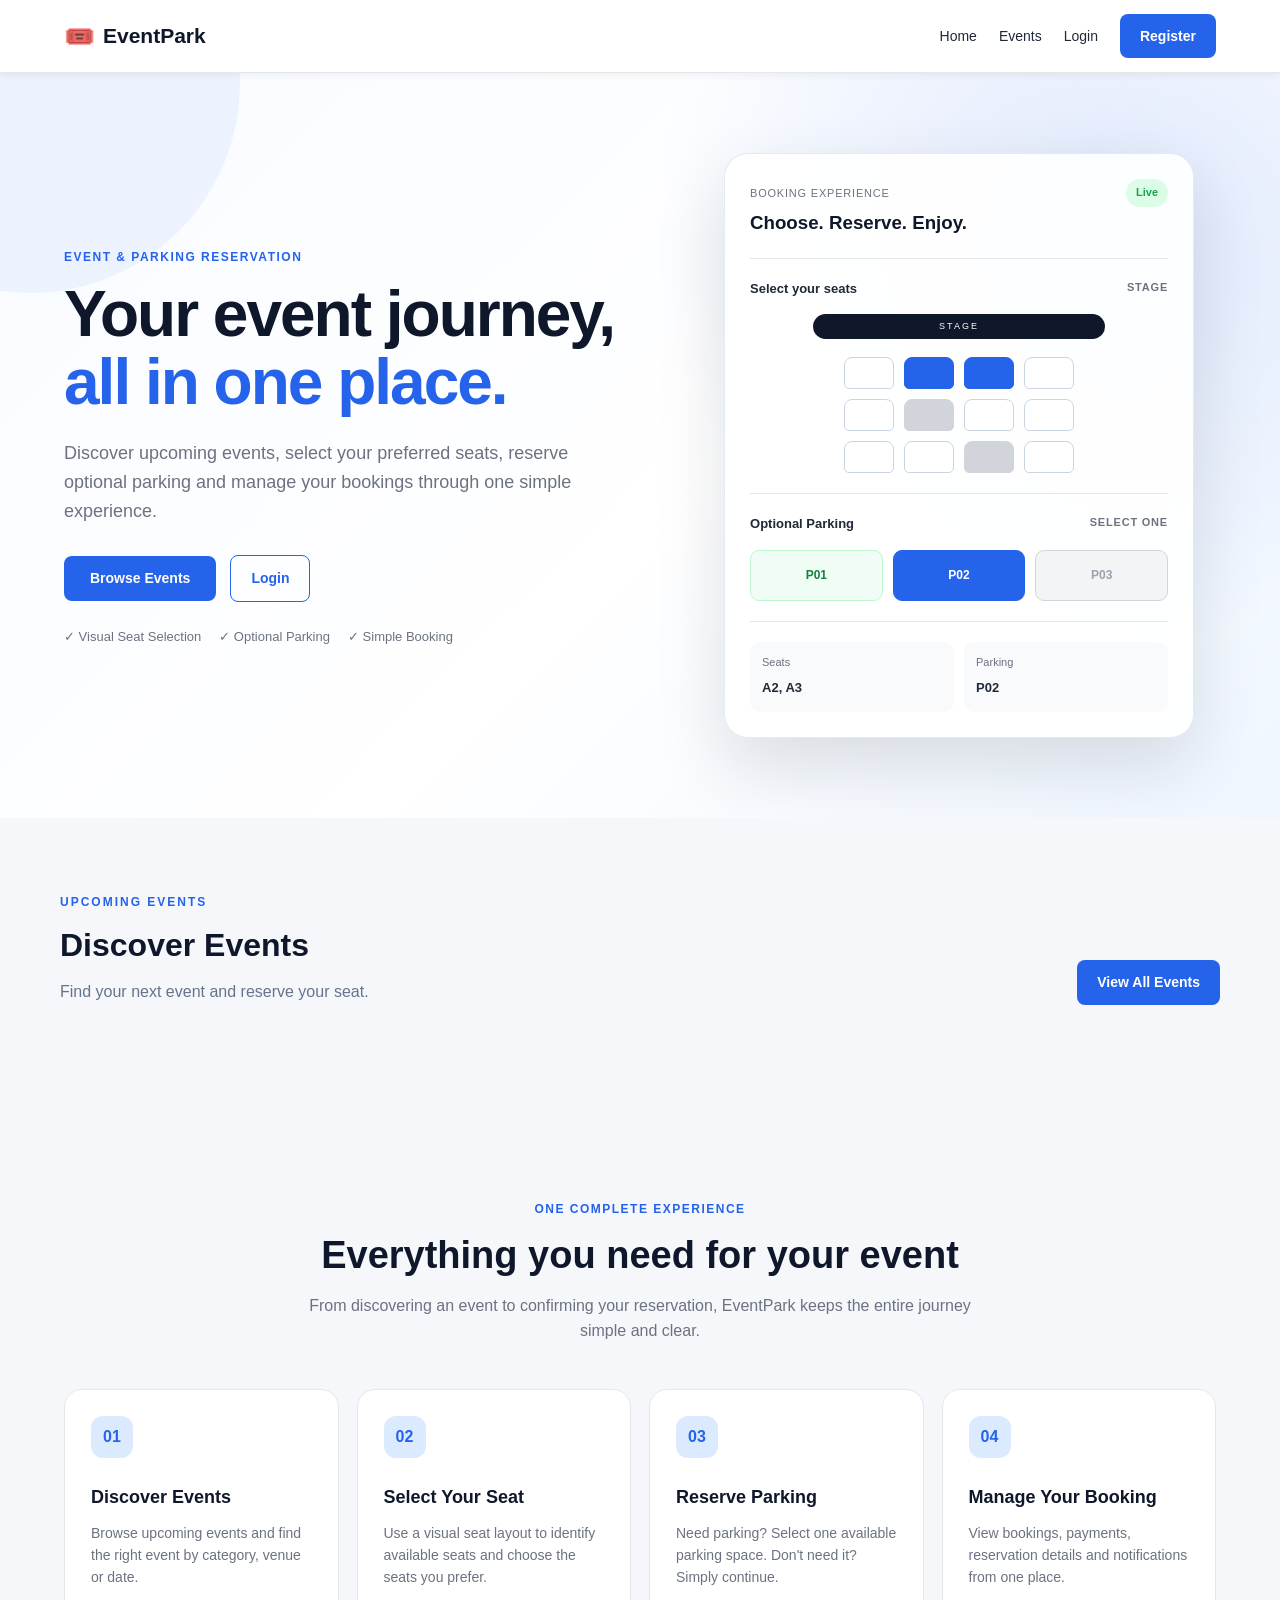
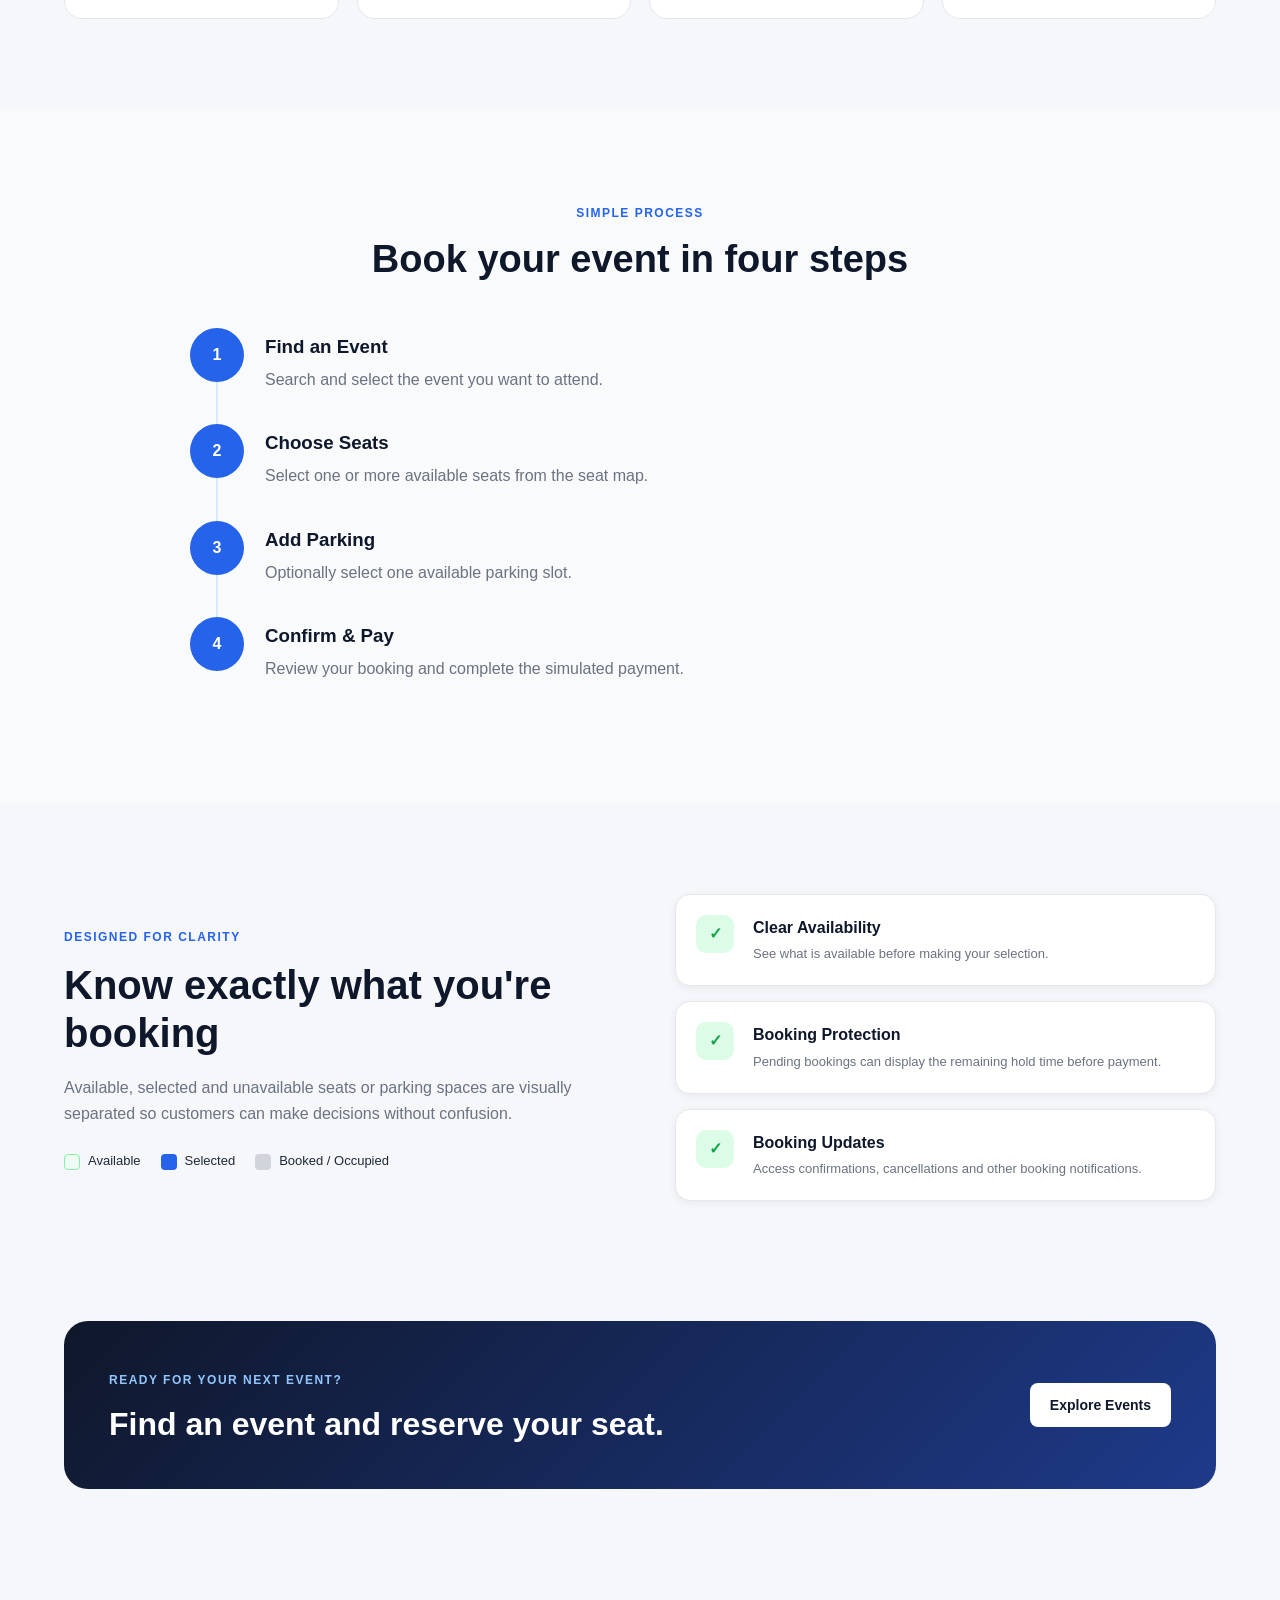
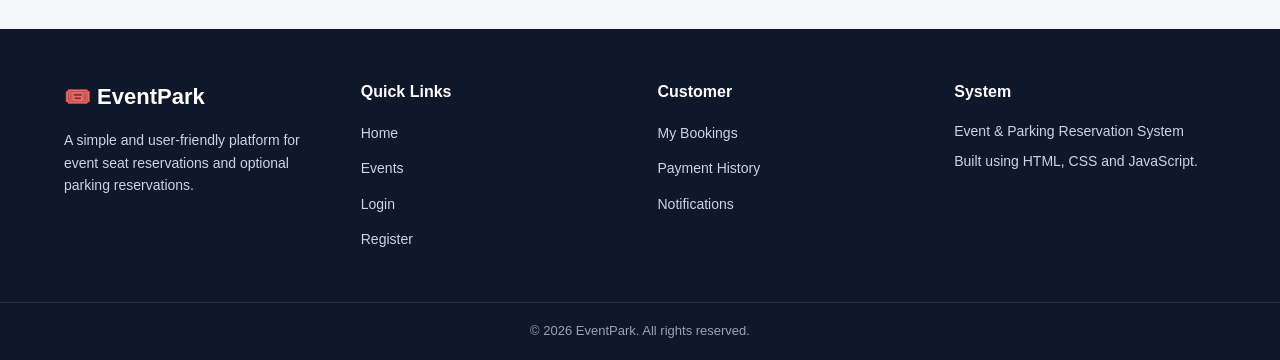
<file: Event-Parking-Reservation-System-Team/frontend/index.html>
﻿<!DOCTYPE html>

<html lang="en">

<head>

    <meta charset="UTF-8">

    <meta name="viewport"
          content="width=device-width, initial-scale=1.0">

    <meta name="description"
          content="Event and Parking Reservation System">

    <title>
        EventPark | Event & Parking Reservation
    </title>


    <!-- Global CSS -->

    <link rel="stylesheet"
          href="css/style.css">

    <link rel="stylesheet"
          href="css/responsive.css">

</head>


<body>


    <!-- =====================================================
         NAVBAR
         ===================================================== -->

    <div id="navbarContainer"></div>



    <!-- =====================================================
         MAIN CONTENT
         ===================================================== -->

    <main>


        <!-- =================================================
         HERO SECTION
         ================================================= -->

        <section class="home-hero">

            <div class="container home-hero-container">


                <!-- Hero Content -->

                <div class="home-hero-content">

                    <span class="hero-label">
                        EVENT & PARKING RESERVATION
                    </span>


                    <h1>
                        Your event journey,
                        <span>
                            all in one place.
                        </span>
                    </h1>


                    <p>
                        Discover upcoming events,
                        select your preferred seats,
                        reserve optional parking and
                        manage your bookings through
                        one simple experience.
                    </p>


                    <div class="hero-actions">

                        <a href="pages/customer/events.html"
                           class="btn btn-primary hero-primary-button">
                            Browse Events
                        </a>


                        <a href="pages/auth/login.html"
                           class="btn btn-outline">
                            Login
                        </a>

                    </div>


                    <div class="hero-benefits">

                        <span>
                            ✓ Visual Seat Selection
                        </span>

                        <span>
                            ✓ Optional Parking
                        </span>

                        <span>
                            ✓ Simple Booking
                        </span>

                    </div>

                </div>



                <!-- Hero Visual -->

                <div class="home-hero-visual">

                    <div class="booking-preview-card">


                        <div class="preview-header">

                            <div>

                                <span class="preview-small-text">
                                    Booking Experience
                                </span>

                                <h3>
                                    Choose. Reserve. Enjoy.
                                </h3>

                            </div>


                            <div class="preview-status">
                                Live
                            </div>

                        </div>



                        <!-- Seat Preview -->

                        <div class="preview-section">

                            <div class="preview-section-title">

                                <span>
                                    Select your seats
                                </span>

                                <span class="preview-small-text">
                                    Stage
                                </span>

                            </div>


                            <div class="preview-stage">
                                STAGE
                            </div>


                            <div class="preview-seat-grid">

                                <span class="preview-seat"></span>
                                <span class="preview-seat selected"></span>
                                <span class="preview-seat selected"></span>
                                <span class="preview-seat"></span>

                                <span class="preview-seat"></span>
                                <span class="preview-seat booked"></span>
                                <span class="preview-seat"></span>
                                <span class="preview-seat"></span>

                                <span class="preview-seat"></span>
                                <span class="preview-seat"></span>
                                <span class="preview-seat booked"></span>
                                <span class="preview-seat"></span>

                            </div>

                        </div>



                        <!-- Parking Preview -->

                        <div class="preview-section">

                            <div class="preview-section-title">

                                <span>
                                    Optional Parking
                                </span>

                                <span class="preview-small-text">
                                    Select one
                                </span>

                            </div>


                            <div class="preview-parking-row">

                                <span class="preview-parking">
                                    P01
                                </span>

                                <span class="preview-parking selected">
                                    P02
                                </span>

                                <span class="preview-parking booked">
                                    P03
                                </span>

                            </div>

                        </div>



                        <div class="preview-summary">

                            <div>

                                <span>
                                    Seats
                                </span>

                                <strong>
                                    A2, A3
                                </strong>

                            </div>


                            <div>

                                <span>
                                    Parking
                                </span>

                                <strong>
                                    P02
                                </strong>

                            </div>

                        </div>

                    </div>

                </div>

            </div>

        </section>

        <section class="home-events-section">
            <div class="section-header">
                <div>
                    <span class="eyebrow">Upcoming Events</span>
                    <h2>Discover Events</h2>
                    <p>Find your next event and reserve your seat.</p>
                </div>

                <a href="pages/customer/events.html" class="btn btn-primary">
                    View All Events
                </a>
            </div>

            <div id="homeEventsMessage"></div>

            <div id="homeEventsGrid" class="home-events-grid">
                <!-- Events from backend will appear here -->
            </div>
        </section>

        <!-- =================================================
         SYSTEM FEATURES
         ================================================= -->

        <section class="home-section">

            <div class="container">


                <div class="section-heading">

                    <span class="section-label">
                        ONE COMPLETE EXPERIENCE
                    </span>

                    <h2>
                        Everything you need for your event
                    </h2>

                    <p>
                        From discovering an event to
                        confirming your reservation,
                        EventPark keeps the entire journey
                        simple and clear.
                    </p>

                </div>



                <div class="home-feature-grid">


                    <article class="home-feature-card">

                        <div class="feature-number">
                            01
                        </div>

                        <h3>
                            Discover Events
                        </h3>

                        <p>
                            Browse upcoming events and
                            find the right event by
                            category, venue or date.
                        </p>

                    </article>



                    <article class="home-feature-card">

                        <div class="feature-number">
                            02
                        </div>

                        <h3>
                            Select Your Seat
                        </h3>

                        <p>
                            Use a visual seat layout to
                            identify available seats and
                            choose the seats you prefer.
                        </p>

                    </article>



                    <article class="home-feature-card">

                        <div class="feature-number">
                            03
                        </div>

                        <h3>
                            Reserve Parking
                        </h3>

                        <p>
                            Need parking? Select one
                            available parking space.
                            Don't need it? Simply continue.
                        </p>

                    </article>



                    <article class="home-feature-card">

                        <div class="feature-number">
                            04
                        </div>

                        <h3>
                            Manage Your Booking
                        </h3>

                        <p>
                            View bookings, payments,
                            reservation details and
                            notifications from one place.
                        </p>

                    </article>


                </div>

            </div>

        </section>



        <!-- =================================================
         HOW IT WORKS
         ================================================= -->

        <section class="home-section home-how-section">

            <div class="container">


                <div class="section-heading">

                    <span class="section-label">
                        SIMPLE PROCESS
                    </span>

                    <h2>
                        Book your event in four steps
                    </h2>

                </div>



                <div class="home-steps">


                    <div class="home-step">

                        <div class="step-circle">
                            1
                        </div>

                        <div>

                            <h3>
                                Find an Event
                            </h3>

                            <p>
                                Search and select the event
                                you want to attend.
                            </p>

                        </div>

                    </div>



                    <div class="home-step">

                        <div class="step-circle">
                            2
                        </div>

                        <div>

                            <h3>
                                Choose Seats
                            </h3>

                            <p>
                                Select one or more available
                                seats from the seat map.
                            </p>

                        </div>

                    </div>



                    <div class="home-step">

                        <div class="step-circle">
                            3
                        </div>

                        <div>

                            <h3>
                                Add Parking
                            </h3>

                            <p>
                                Optionally select one
                                available parking slot.
                            </p>

                        </div>

                    </div>



                    <div class="home-step">

                        <div class="step-circle">
                            4
                        </div>

                        <div>

                            <h3>
                                Confirm & Pay
                            </h3>

                            <p>
                                Review your booking and
                                complete the simulated
                                payment.
                            </p>

                        </div>

                    </div>


                </div>

            </div>

        </section>



        <!-- =================================================
         CUSTOMER EXPERIENCE
         ================================================= -->

        <section class="home-section">

            <div class="container home-experience">


                <div class="experience-content">

                    <span class="section-label">
                        DESIGNED FOR CLARITY
                    </span>

                    <h2>
                        Know exactly what you're booking
                    </h2>

                    <p>
                        Available, selected and unavailable
                        seats or parking spaces are visually
                        separated so customers can make
                        decisions without confusion.
                    </p>


                    <div class="experience-legend">

                        <div>

                            <span class="legend-box available"></span>

                            Available

                        </div>


                        <div>

                            <span class="legend-box selected"></span>

                            Selected

                        </div>


                        <div>

                            <span class="legend-box booked"></span>

                            Booked / Occupied

                        </div>

                    </div>

                </div>



                <div class="experience-panel">

                    <div class="experience-item">

                        <span class="experience-icon">
                            ✓
                        </span>

                        <div>

                            <h4>
                                Clear Availability
                            </h4>

                            <p>
                                See what is available before
                                making your selection.
                            </p>

                        </div>

                    </div>


                    <div class="experience-item">

                        <span class="experience-icon">
                            ✓
                        </span>

                        <div>

                            <h4>
                                Booking Protection
                            </h4>

                            <p>
                                Pending bookings can display
                                the remaining hold time before
                                payment.
                            </p>

                        </div>

                    </div>


                    <div class="experience-item">

                        <span class="experience-icon">
                            ✓
                        </span>

                        <div>

                            <h4>
                                Booking Updates
                            </h4>

                            <p>
                                Access confirmations,
                                cancellations and other
                                booking notifications.
                            </p>

                        </div>

                    </div>

                </div>

            </div>

        </section>



        <!-- =================================================
         CTA
         ================================================= -->

        <section class="home-cta-section">

            <div class="container">

                <div class="home-cta">

                    <div>

                        <span class="cta-label">
                            READY FOR YOUR NEXT EVENT?
                        </span>

                        <h2>
                            Find an event and reserve your seat.
                        </h2>

                    </div>


                    <a href="pages/customer/events.html"
                       class="btn home-cta-button">
                        Explore Events
                    </a>

                </div>

            </div>

        </section>


    </main>



    <!-- =====================================================
         FOOTER
         ===================================================== -->

    <div id="footerContainer"></div>



    <!-- =====================================================
         CONFIRMATION MODAL
         ===================================================== -->

    <div id="confirmationModalContainer"></div>



    <!-- =====================================================
         JAVASCRIPT
         ===================================================== -->
 <script src="js/config.js"></script>
<script src="js/api.js"></script>
<script src="js/common.js"></script>
<script src="js/home.js"></script>

</body>
</html>

</body>
</html>
</body>

</html>
</file>
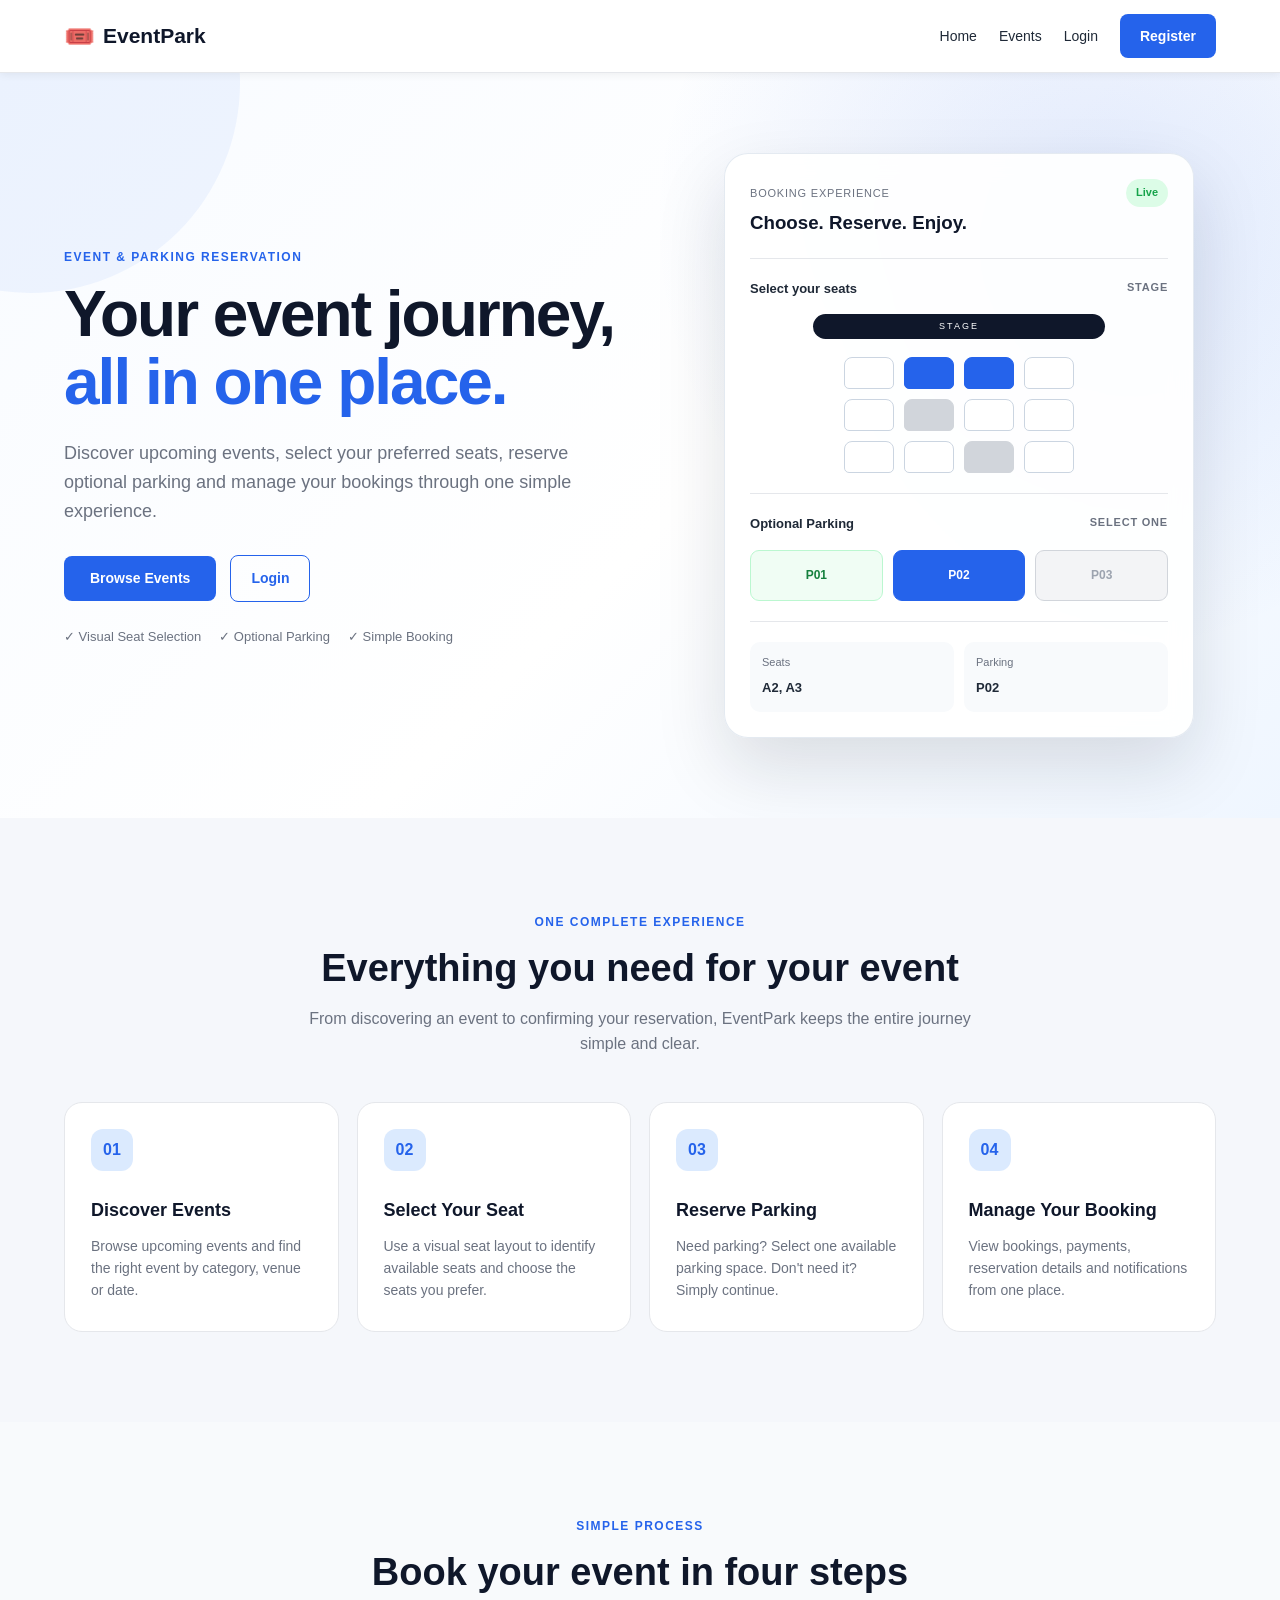
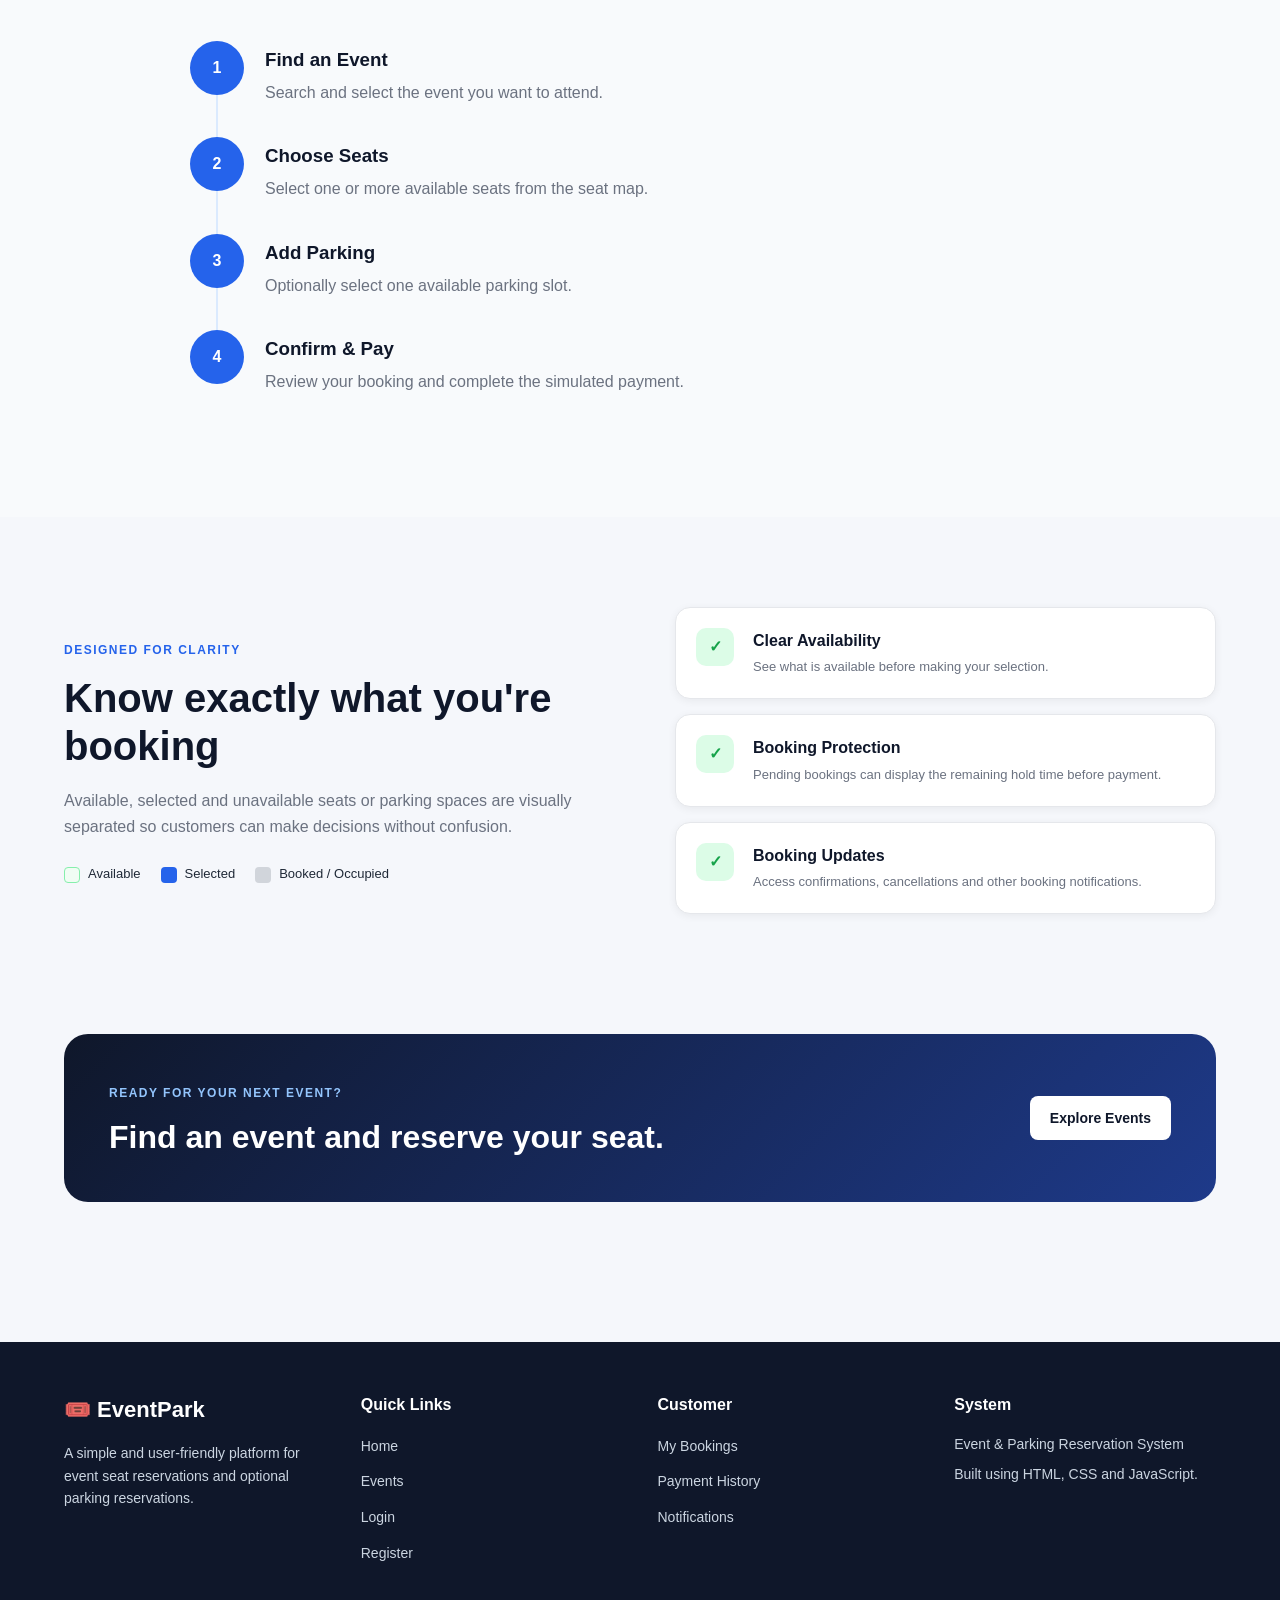
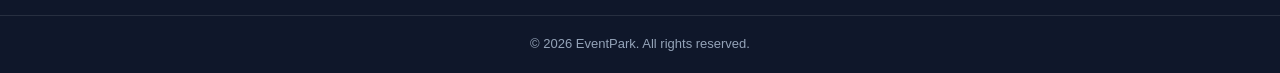
<file: Event-Parking-Reservation-System-Team/backend/EventParkingReservationSystem.API/frontend/index.html>
﻿<!DOCTYPE html>

<html lang="en">

<head>

    <meta charset="UTF-8">

    <meta name="viewport"
          content="width=device-width, initial-scale=1.0">

    <meta name="description"
          content="Event and Parking Reservation System">

    <title>
        EventPark | Event & Parking Reservation
    </title>


    <!-- Global CSS -->

    <link rel="stylesheet"
          href="css/style.css">

    <link rel="stylesheet"
          href="css/responsive.css">

</head>


<body>


    <!-- =====================================================
         NAVBAR
         ===================================================== -->

    <div id="navbarContainer"></div>



    <!-- =====================================================
         MAIN CONTENT
         ===================================================== -->

    <main>


        <!-- =================================================
             HERO SECTION
             ================================================= -->

        <section class="home-hero">

            <div class="container home-hero-container">


                <!-- Hero Content -->

                <div class="home-hero-content">

                    <span class="hero-label">
                        EVENT & PARKING RESERVATION
                    </span>


                    <h1>
                        Your event journey,
                        <span>
                            all in one place.
                        </span>
                    </h1>


                    <p>
                        Discover upcoming events,
                        select your preferred seats,
                        reserve optional parking and
                        manage your bookings through
                        one simple experience.
                    </p>


                    <div class="hero-actions">

                        <a href="pages/customer/events.html"
                           class="btn btn-primary hero-primary-button">
                            Browse Events
                        </a>


                        <a href="pages/auth/login.html"
                           class="btn btn-outline">
                            Login
                        </a>

                    </div>


                    <div class="hero-benefits">

                        <span>
                            ✓ Visual Seat Selection
                        </span>

                        <span>
                            ✓ Optional Parking
                        </span>

                        <span>
                            ✓ Simple Booking
                        </span>

                    </div>

                </div>



                <!-- Hero Visual -->

                <div class="home-hero-visual">

                    <div class="booking-preview-card">


                        <div class="preview-header">

                            <div>

                                <span class="preview-small-text">
                                    Booking Experience
                                </span>

                                <h3>
                                    Choose. Reserve. Enjoy.
                                </h3>

                            </div>


                            <div class="preview-status">
                                Live
                            </div>

                        </div>



                        <!-- Seat Preview -->

                        <div class="preview-section">

                            <div class="preview-section-title">

                                <span>
                                    Select your seats
                                </span>

                                <span class="preview-small-text">
                                    Stage
                                </span>

                            </div>


                            <div class="preview-stage">
                                STAGE
                            </div>


                            <div class="preview-seat-grid">

                                <span class="preview-seat"></span>
                                <span class="preview-seat selected"></span>
                                <span class="preview-seat selected"></span>
                                <span class="preview-seat"></span>

                                <span class="preview-seat"></span>
                                <span class="preview-seat booked"></span>
                                <span class="preview-seat"></span>
                                <span class="preview-seat"></span>

                                <span class="preview-seat"></span>
                                <span class="preview-seat"></span>
                                <span class="preview-seat booked"></span>
                                <span class="preview-seat"></span>

                            </div>

                        </div>



                        <!-- Parking Preview -->

                        <div class="preview-section">

                            <div class="preview-section-title">

                                <span>
                                    Optional Parking
                                </span>

                                <span class="preview-small-text">
                                    Select one
                                </span>

                            </div>


                            <div class="preview-parking-row">

                                <span class="preview-parking">
                                    P01
                                </span>

                                <span class="preview-parking selected">
                                    P02
                                </span>

                                <span class="preview-parking booked">
                                    P03
                                </span>

                            </div>

                        </div>



                        <div class="preview-summary">

                            <div>

                                <span>
                                    Seats
                                </span>

                                <strong>
                                    A2, A3
                                </strong>

                            </div>


                            <div>

                                <span>
                                    Parking
                                </span>

                                <strong>
                                    P02
                                </strong>

                            </div>

                        </div>

                    </div>

                </div>

            </div>

        </section>



        <!-- =================================================
             SYSTEM FEATURES
             ================================================= -->

        <section class="home-section">

            <div class="container">


                <div class="section-heading">

                    <span class="section-label">
                        ONE COMPLETE EXPERIENCE
                    </span>

                    <h2>
                        Everything you need for your event
                    </h2>

                    <p>
                        From discovering an event to
                        confirming your reservation,
                        EventPark keeps the entire journey
                        simple and clear.
                    </p>

                </div>



                <div class="home-feature-grid">


                    <article class="home-feature-card">

                        <div class="feature-number">
                            01
                        </div>

                        <h3>
                            Discover Events
                        </h3>

                        <p>
                            Browse upcoming events and
                            find the right event by
                            category, venue or date.
                        </p>

                    </article>



                    <article class="home-feature-card">

                        <div class="feature-number">
                            02
                        </div>

                        <h3>
                            Select Your Seat
                        </h3>

                        <p>
                            Use a visual seat layout to
                            identify available seats and
                            choose the seats you prefer.
                        </p>

                    </article>



                    <article class="home-feature-card">

                        <div class="feature-number">
                            03
                        </div>

                        <h3>
                            Reserve Parking
                        </h3>

                        <p>
                            Need parking? Select one
                            available parking space.
                            Don't need it? Simply continue.
                        </p>

                    </article>



                    <article class="home-feature-card">

                        <div class="feature-number">
                            04
                        </div>

                        <h3>
                            Manage Your Booking
                        </h3>

                        <p>
                            View bookings, payments,
                            reservation details and
                            notifications from one place.
                        </p>

                    </article>


                </div>

            </div>

        </section>



        <!-- =================================================
             HOW IT WORKS
             ================================================= -->

        <section class="home-section home-how-section">

            <div class="container">


                <div class="section-heading">

                    <span class="section-label">
                        SIMPLE PROCESS
                    </span>

                    <h2>
                        Book your event in four steps
                    </h2>

                </div>



                <div class="home-steps">


                    <div class="home-step">

                        <div class="step-circle">
                            1
                        </div>

                        <div>

                            <h3>
                                Find an Event
                            </h3>

                            <p>
                                Search and select the event
                                you want to attend.
                            </p>

                        </div>

                    </div>



                    <div class="home-step">

                        <div class="step-circle">
                            2
                        </div>

                        <div>

                            <h3>
                                Choose Seats
                            </h3>

                            <p>
                                Select one or more available
                                seats from the seat map.
                            </p>

                        </div>

                    </div>



                    <div class="home-step">

                        <div class="step-circle">
                            3
                        </div>

                        <div>

                            <h3>
                                Add Parking
                            </h3>

                            <p>
                                Optionally select one
                                available parking slot.
                            </p>

                        </div>

                    </div>



                    <div class="home-step">

                        <div class="step-circle">
                            4
                        </div>

                        <div>

                            <h3>
                                Confirm & Pay
                            </h3>

                            <p>
                                Review your booking and
                                complete the simulated
                                payment.
                            </p>

                        </div>

                    </div>


                </div>

            </div>

        </section>



        <!-- =================================================
             CUSTOMER EXPERIENCE
             ================================================= -->

        <section class="home-section">

            <div class="container home-experience">


                <div class="experience-content">

                    <span class="section-label">
                        DESIGNED FOR CLARITY
                    </span>

                    <h2>
                        Know exactly what you're booking
                    </h2>

                    <p>
                        Available, selected and unavailable
                        seats or parking spaces are visually
                        separated so customers can make
                        decisions without confusion.
                    </p>


                    <div class="experience-legend">

                        <div>

                            <span class="legend-box available"></span>

                            Available

                        </div>


                        <div>

                            <span class="legend-box selected"></span>

                            Selected

                        </div>


                        <div>

                            <span class="legend-box booked"></span>

                            Booked / Occupied

                        </div>

                    </div>

                </div>



                <div class="experience-panel">

                    <div class="experience-item">

                        <span class="experience-icon">
                            ✓
                        </span>

                        <div>

                            <h4>
                                Clear Availability
                            </h4>

                            <p>
                                See what is available before
                                making your selection.
                            </p>

                        </div>

                    </div>


                    <div class="experience-item">

                        <span class="experience-icon">
                            ✓
                        </span>

                        <div>

                            <h4>
                                Booking Protection
                            </h4>

                            <p>
                                Pending bookings can display
                                the remaining hold time before
                                payment.
                            </p>

                        </div>

                    </div>


                    <div class="experience-item">

                        <span class="experience-icon">
                            ✓
                        </span>

                        <div>

                            <h4>
                                Booking Updates
                            </h4>

                            <p>
                                Access confirmations,
                                cancellations and other
                                booking notifications.
                            </p>

                        </div>

                    </div>

                </div>

            </div>

        </section>



        <!-- =================================================
             CTA
             ================================================= -->

        <section class="home-cta-section">

            <div class="container">

                <div class="home-cta">

                    <div>

                        <span class="cta-label">
                            READY FOR YOUR NEXT EVENT?
                        </span>

                        <h2>
                            Find an event and reserve your seat.
                        </h2>

                    </div>


                    <a href="pages/customer/events.html"
                       class="btn home-cta-button">
                        Explore Events
                    </a>

                </div>

            </div>

        </section>


    </main>



    <!-- =====================================================
         FOOTER
         ===================================================== -->

    <div id="footerContainer"></div>



    <!-- =====================================================
         CONFIRMATION MODAL
         ===================================================== -->

    <div id="confirmationModalContainer"></div>



    <!-- =====================================================
         JAVASCRIPT
         ===================================================== -->

    <script src="js/config.js"></script>

    <script src="js/api.js"></script>

    <script src="js/common.js"></script>


</body>

</html>
</file>
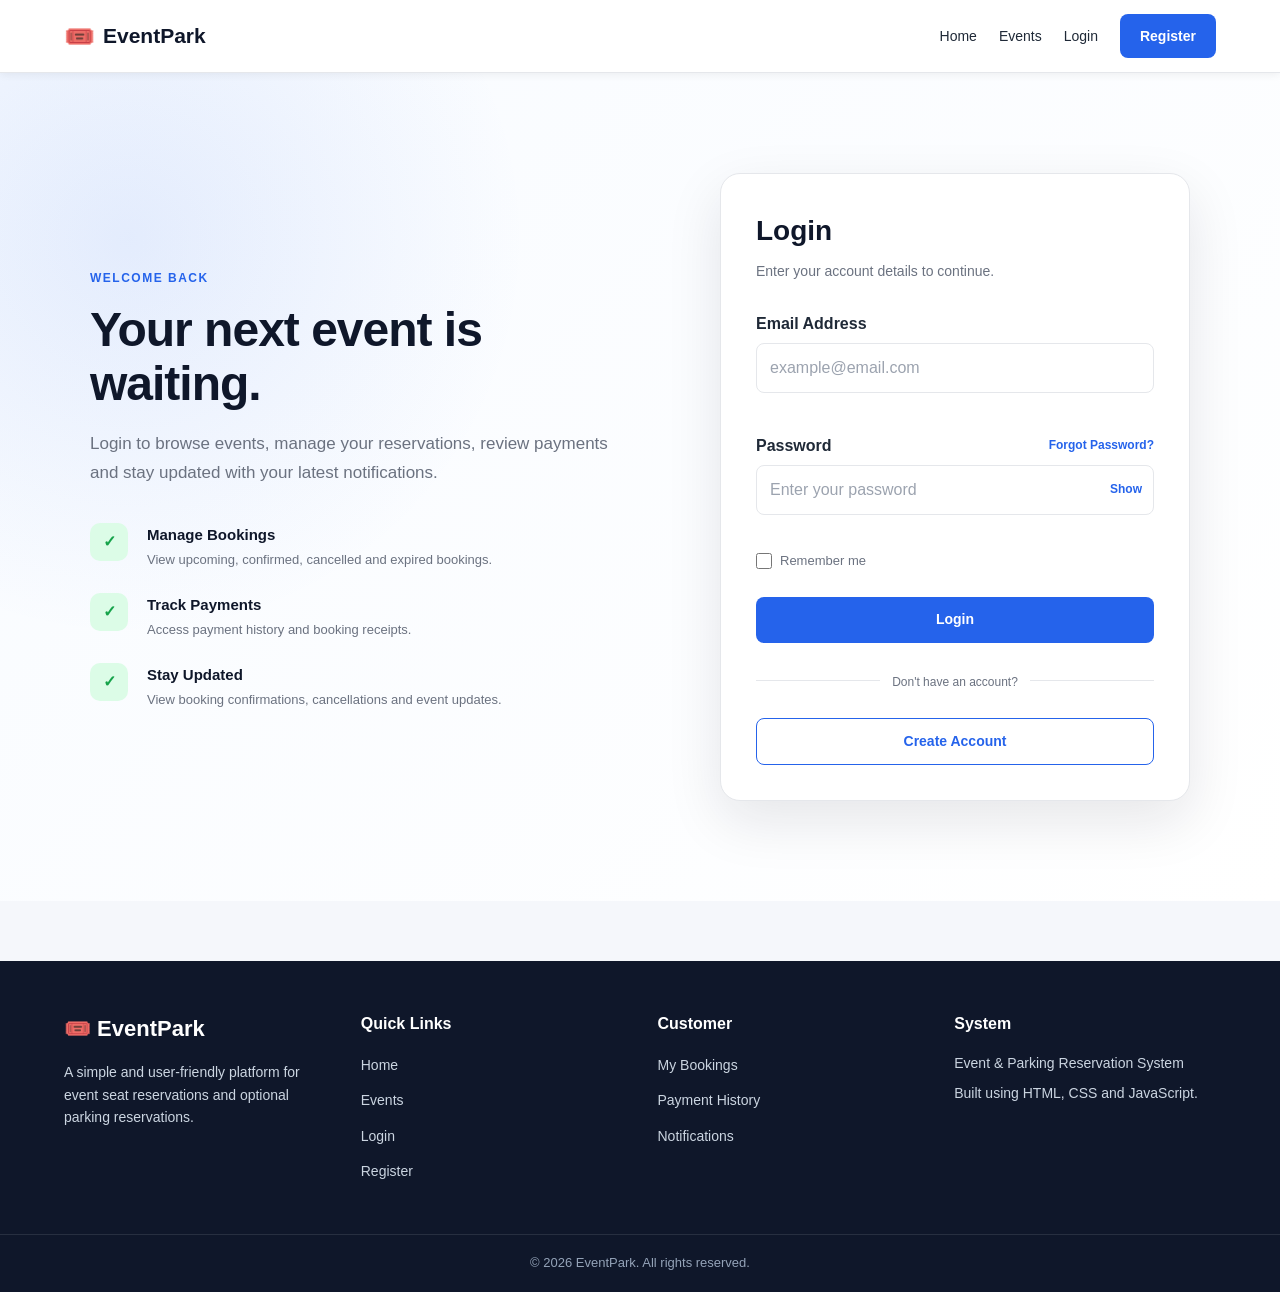
<file: Event-Parking-Reservation-System-Team/frontend/pages/admin/booking-details.html>
﻿<!DOCTYPE html>
<html lang="en">

<head>
    <meta charset="UTF-8">

    <meta name="viewport"
          content="width=device-width, initial-scale=1.0">

    <title>Booking Details | EventPark</title>

    <link rel="stylesheet" href="../../css/style.css">
    <link rel="stylesheet" href="../../css/admin.css">
    <link rel="stylesheet" href="../../css/responsive.css">
</head>


<body class="admin-page">

    <div class="admin-shell">

        <div id="adminSidebarContainer"></div>


        <main class="admin-main">

            <div class="admin-content-container">


                <!-- Back -->

                <div class="admin-booking-details-back">

                    <a id="adminBookingBackLink"
                       href="bookings.html">
                        ← Back to Bookings
                    </a>

                </div>


                <!-- Message -->

                <div id="adminBookingDetailsMessage"
                     class="alert hidden"></div>


                <!-- Loading -->

                <div id="adminBookingDetailsLoading"
                     class="admin-booking-details-loading">

                    <div class="spinner"></div>

                    <p>
                        Loading booking details...
                    </p>

                </div>


                <!-- =========================================
                     CONTENT
                     ========================================= -->

                <section id="adminBookingDetailsContent"
                         class="hidden">


                    <!-- Header -->

                    <header class="admin-booking-details-header">

                        <div>

                            <span class="admin-page-label">
                                BOOKING DETAILS
                            </span>

                            <h1 id="detailBookingNumber">
                                Booking
                            </h1>

                            <p>
                                Full customer reservation information.
                            </p>

                        </div>


                        <span id="detailBookingStatus"
                              class="admin-booking-status pending">
                            Pending
                        </span>

                    </header>


                    <!-- =====================================
                         SUMMARY
                         ===================================== -->

                    <section class="admin-booking-detail-summary">

                        <article>
                            <span>Seats</span>
                            <strong id="detailSeatCount">0</strong>
                        </article>


                        <article>
                            <span>Parking</span>
                            <strong id="detailParkingSummary">
                                None
                            </strong>
                        </article>


                        <article>
                            <span>Payment</span>
                            <strong id="detailPaymentSummary">
                                -
                            </strong>
                        </article>


                        <article>
                            <span>Total</span>
                            <strong id="detailBookingTotal">
                                -
                            </strong>
                        </article>

                    </section>


                    <!-- Pending hold -->

                    <section id="adminBookingHoldCard"
                             class="admin-booking-hold-card hidden">

                        <span>
                            Reservation Hold
                        </span>

                        <strong id="adminBookingHoldCountdown">
                            -
                        </strong>

                        <p id="adminBookingHoldText">
                            Pending booking hold information.
                        </p>

                    </section>


                    <!-- =====================================
                         GRID
                         ===================================== -->

                    <div class="admin-booking-details-grid">


                        <!-- LEFT -->

                        <div class="admin-booking-details-main">


                            <!-- Customer -->

                            <section class="admin-booking-detail-card">

                                <div class="admin-booking-card-header">

                                    <div>
                                        <h2>Customer</h2>

                                        <p>
                                            Customer who created this booking.
                                        </p>
                                    </div>


                                    <a id="detailCustomerProfileLink"
                                       href="#"
                                       class="btn btn-outline hidden">
                                        View Customer
                                    </a>

                                </div>


                                <div class="admin-booking-info-grid">

                                    <div>
                                        <span>Customer ID</span>
                                        <strong id="detailCustomerId">-</strong>
                                    </div>

                                    <div>
                                        <span>Name</span>
                                        <strong id="detailCustomerName">-</strong>
                                    </div>

                                    <div>
                                        <span>Email</span>
                                        <strong id="detailCustomerEmail">-</strong>
                                    </div>

                                    <div>
                                        <span>Phone</span>
                                        <strong id="detailCustomerPhone">-</strong>
                                    </div>

                                </div>

                            </section>


                            <!-- Event -->

                            <section class="admin-booking-detail-card">

                                <div class="admin-booking-card-header">

                                    <div>
                                        <h2>Event</h2>
                                        <p>Event reservation information.</p>
                                    </div>

                                </div>


                                <div class="admin-booking-info-grid">

                                    <div>
                                        <span>Event</span>
                                        <strong id="detailEventName">-</strong>
                                    </div>

                                    <div>
                                        <span>Date</span>
                                        <strong id="detailEventDate">-</strong>
                                    </div>

                                    <div>
                                        <span>Time</span>
                                        <strong id="detailEventTime">-</strong>
                                    </div>

                                    <div>
                                        <span>Venue</span>
                                        <strong id="detailEventVenue">-</strong>
                                    </div>

                                </div>

                            </section>


                            <!-- Seats -->

                            <section class="admin-booking-detail-card">

                                <div class="admin-booking-card-header">

                                    <div>
                                        <h2>Reserved Seats</h2>

                                        <p>
                                            Seats attached to this booking.
                                        </p>
                                    </div>

                                </div>


                                <div id="detailSeatsList"
                                     class="admin-booking-seat-list"></div>

                            </section>


                            <!-- Parking -->

                            <section class="admin-booking-detail-card">

                                <div class="admin-booking-card-header">

                                    <div>
                                        <h2>Parking Reservation</h2>

                                        <p>
                                            Optional parking selected
                                            with this booking.
                                        </p>
                                    </div>

                                </div>


                                <div id="detailParkingContent"
                                     class="admin-booking-info-grid">

                                    <div>
                                        <span>Slot</span>
                                        <strong id="detailParkingSlot">-</strong>
                                    </div>

                                    <div>
                                        <span>Zone</span>
                                        <strong id="detailParkingZone">-</strong>
                                    </div>

                                    <div>
                                        <span>Fee at Reservation</span>
                                        <strong id="detailParkingFee">-</strong>
                                    </div>

                                </div>


                                <div id="detailNoParking"
                                     class="admin-booking-no-parking hidden">
                                    No parking slot was reserved
                                    for this booking.
                                </div>

                            </section>


                        </div>


                        <!-- =================================
                             RIGHT
                             ================================= -->

                        <aside class="admin-booking-side-card">

                            <span class="admin-page-label">
                                PAYMENT & STATUS
                            </span>

                            <h2>
                                Booking Summary
                            </h2>


                            <div class="admin-booking-side-row">

                                <span>Booking Number</span>

                                <strong id="detailSideBookingNumber">
                                    -
                                </strong>

                            </div>


                            <div class="admin-booking-side-row">

                                <span>Status</span>

                                <strong id="detailSideBookingStatus">
                                    -
                                </strong>

                            </div>


                            <div class="admin-booking-side-row">

                                <span>Payment Status</span>

                                <strong id="detailPaymentStatus">
                                    -
                                </strong>

                            </div>


                            <div class="admin-booking-side-row">

                                <span>Amount Due</span>

                                <strong id="detailPaymentAmount">
                                    -
                                </strong>

                            </div>


                            <div class="admin-booking-side-row">

                                <span>Payment Reference</span>

                                <strong id="detailPaymentReference">
                                    -
                                </strong>

                            </div>


                            <div class="admin-booking-side-row">

                                <span>Payment Date</span>

                                <strong id="detailPaymentDate">
                                    -
                                </strong>

                            </div>


                            <div class="admin-booking-side-row">

                                <span>Booking Created</span>

                                <strong id="detailBookingCreated">
                                    -
                                </strong>

                            </div>


                            <div class="admin-booking-admin-note">

                                <strong>
                                    Admin booking action
                                </strong>

                                <p>
                                    The BRD cancellation endpoint is
                                    defined as owner-only. This admin
                                    page therefore displays booking
                                    information without inventing an
                                    administrator cancellation route.
                                </p>

                            </div>


                            <a id="detailBackToBookingsButton"
                               href="bookings.html"
                               class="btn btn-outline btn-block">
                                Back to Bookings
                            </a>

                        </aside>


                    </div>


                </section>


                <!-- =========================================
                     NOT FOUND
                     ========================================= -->

                <section id="adminBookingDetailsNotFound"
                         class="admin-bookings-empty hidden">

                    <div class="admin-bookings-empty-icon">
                        !
                    </div>

                    <h2>Booking not found</h2>

                    <p>
                        The requested booking could not be found
                        or access was denied.
                    </p>

                    <a href="bookings.html"
                       class="btn btn-primary">
                        Back to Bookings
                    </a>

                </section>


            </div>

        </main>

    </div>


    <div id="confirmationModalContainer"></div>


    <script src="../../js/config.js"></script>
    <script src="../../js/api.js"></script>
    <script src="../../js/common.js"></script>
    <script src="../../js/admin/booking-details.js"></script>

</body>
</html>
</file>
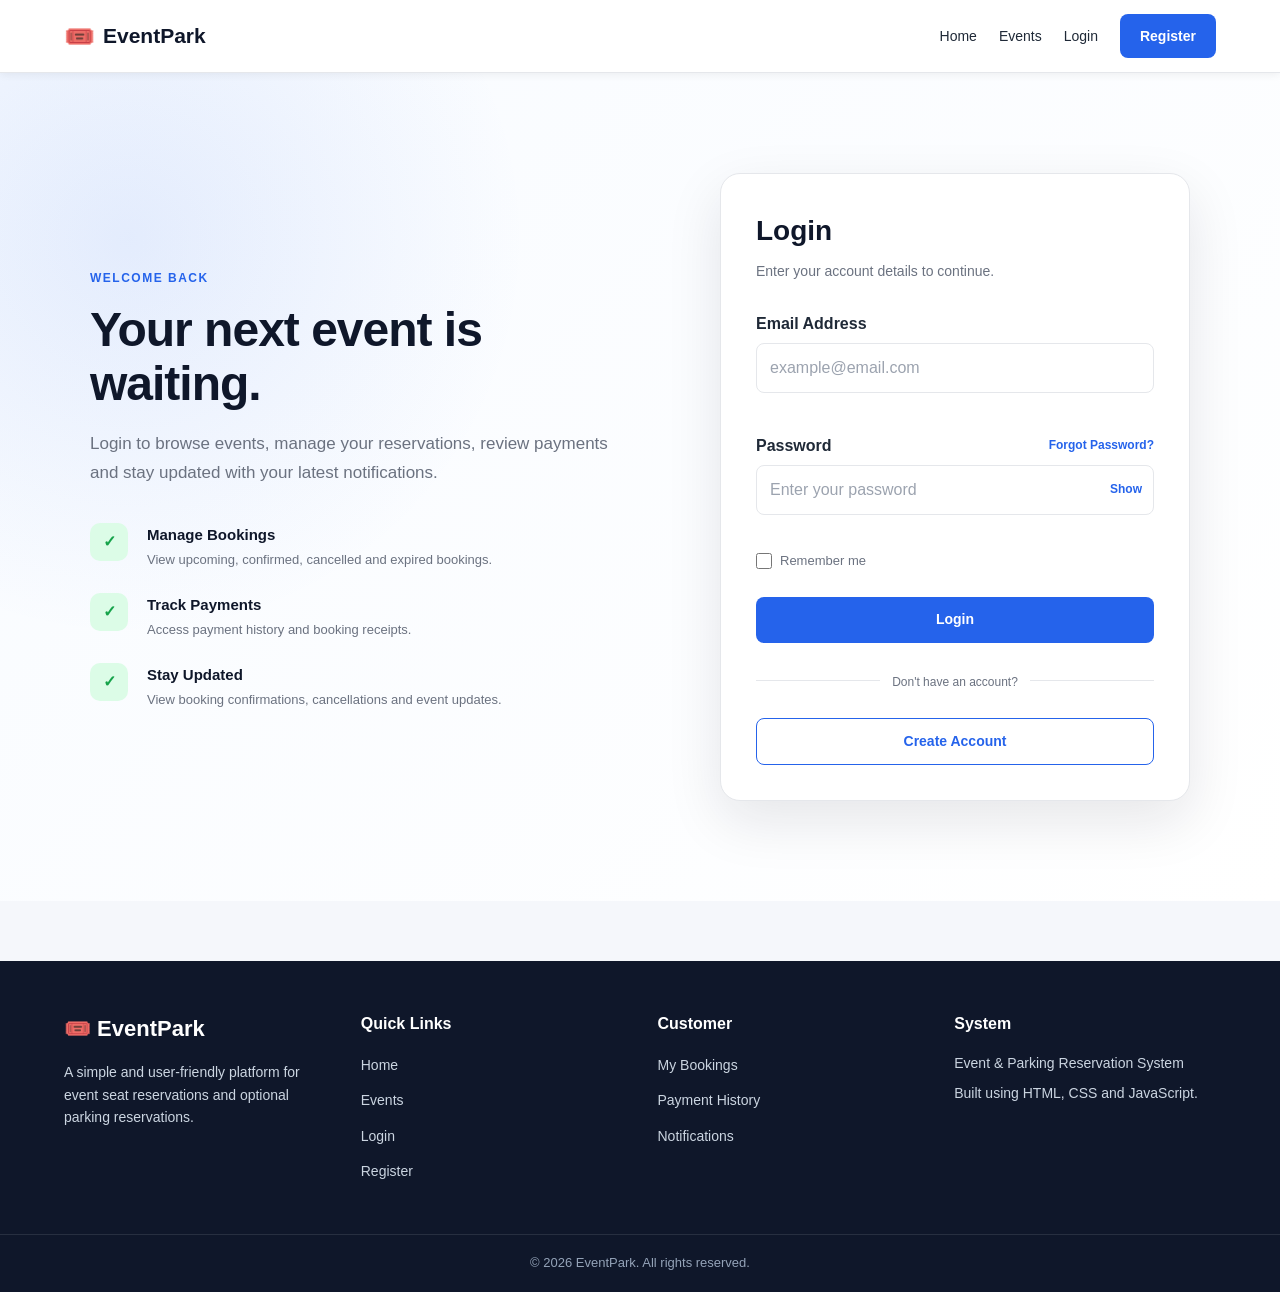
<file: Event-Parking-Reservation-System-Team/frontend/pages/admin/bookings.html>
﻿<!DOCTYPE html>
<html lang="en">

<head>
    <meta charset="UTF-8">

    <meta name="viewport"
          content="width=device-width, initial-scale=1.0">

    <title>Admin Bookings | EventPark</title>

    <link rel="stylesheet" href="../../css/style.css">
    <link rel="stylesheet" href="../../css/admin.css">
    <link rel="stylesheet" href="../../css/responsive.css">
</head>


<body class="admin-page">

    <div class="admin-shell">

        <!-- Sidebar -->
        <div id="adminSidebarContainer"></div>


        <main class="admin-main">

            <div class="admin-content-container">


                <!-- =========================================
                     HEADER
                     ========================================= -->

                <header class="admin-page-header">

                    <div>
                        <span class="admin-page-label">
                            BOOKING MANAGEMENT
                        </span>

                        <h1>Bookings</h1>

                        <p>
                            Review customer bookings by event,
                            booking status and customer details.
                        </p>
                    </div>

                </header>


                <!-- Message -->

                <div id="adminBookingsMessage"
                     class="alert hidden"></div>


                <!-- =========================================
                     EVENT SELECTOR
                     ========================================= -->

                <section class="admin-booking-event-card">

                    <div>
                        <label for="adminBookingEventSelect">
                            Select Event
                        </label>

                        <select id="adminBookingEventSelect"
                                class="form-control">
                            <option value="">
                                Select an event
                            </option>
                        </select>
                    </div>


                    <div class="admin-booking-selected-event">

                        <span>
                            Current Event
                        </span>

                        <strong id="adminBookingSelectedEventName">
                            -
                        </strong>

                    </div>

                </section>


                <!-- =========================================
                     CONTENT
                     ========================================= -->

                <section id="adminBookingsContent"
                         class="hidden">


                    <!-- Summary -->

                    <section class="admin-booking-summary-grid">

                        <article class="admin-booking-summary-card">
                            <span>Total Bookings</span>
                            <strong id="adminTotalBookingCount">0</strong>
                        </article>


                        <article class="admin-booking-summary-card">
                            <span>Pending</span>
                            <strong id="adminPendingBookingCount">0</strong>
                        </article>


                        <article class="admin-booking-summary-card">
                            <span>Confirmed</span>
                            <strong id="adminConfirmedBookingCount">0</strong>
                        </article>


                        <article class="admin-booking-summary-card">
                            <span>Cancelled / Expired</span>
                            <strong id="adminClosedBookingCount">0</strong>
                        </article>

                    </section>


                    <!-- =====================================
                         FILTERS
                         ===================================== -->

                    <section class="admin-booking-filter-card">

                        <div>
                            <label for="adminBookingSearch">
                                Search
                            </label>

                            <input type="text"
                                   id="adminBookingSearch"
                                   class="form-control"
                                   placeholder="Booking number, customer name or email...">
                        </div>


                        <div>
                            <label for="adminBookingStatusFilter">
                                Booking Status
                            </label>

                            <select id="adminBookingStatusFilter"
                                    class="form-control">
                                <option value="">
                                    All Statuses
                                </option>

                                <option value="pending">
                                    Pending
                                </option>

                                <option value="confirmed">
                                    Confirmed
                                </option>

                                <option value="cancelled">
                                    Cancelled
                                </option>

                                <option value="expired">
                                    Expired
                                </option>
                            </select>
                        </div>


                        <button type="button"
                                id="clearAdminBookingFilters"
                                class="btn btn-outline">
                            Clear
                        </button>

                    </section>


                    <!-- Result Header -->

                    <section class="admin-booking-result-header">

                        <div>
                            <h2>Booking Records</h2>

                            <p>
                                Bookings created for the selected event.
                            </p>
                        </div>

                        <span id="adminBookingResultCount">
                            0 bookings
                        </span>

                    </section>


                    <!-- Loading -->

                    <div id="adminBookingsLoading"
                         class="admin-bookings-loading hidden">

                        <div class="spinner"></div>

                        <p>
                            Loading bookings...
                        </p>

                    </div>


                    <!-- =====================================
                         TABLE
                         ===================================== -->

                    <section id="adminBookingsTableContainer"
                             class="admin-bookings-table-card hidden">

                        <div class="admin-table-scroll">

                            <table class="admin-bookings-table">

                                <thead>
                                    <tr>
                                        <th>Booking</th>
                                        <th>Customer</th>
                                        <th>Seats</th>
                                        <th>Parking</th>
                                        <th>Total</th>
                                        <th>Status</th>
                                        <th>Created</th>
                                        <th>Action</th>
                                    </tr>
                                </thead>


                                <tbody id="adminBookingsTableBody">
                                </tbody>

                            </table>

                        </div>

                    </section>


                    <!-- Empty -->

                    <section id="adminBookingsEmpty"
                             class="admin-bookings-empty hidden">

                        <div class="admin-bookings-empty-icon">
                            🎟
                        </div>

                        <h2>No bookings found</h2>

                        <p>
                            No booking records match the current
                            event and filters.
                        </p>

                    </section>


                </section>


                <!-- =========================================
                     NO EVENT
                     ========================================= -->

                <section id="adminBookingsNoEvent"
                         class="admin-bookings-no-event">

                    <div class="admin-bookings-empty-icon">
                        ★
                    </div>

                    <h2>Select an event</h2>

                    <p>
                        Choose an event first to view its
                        customer bookings.
                    </p>

                </section>


            </div>

        </main>

    </div>


    <div id="confirmationModalContainer"></div>


    <script src="../../js/config.js"></script>
    <script src="../../js/api.js"></script>
    <script src="../../js/common.js"></script>
    <script src="../../js/admin/bookings.js"></script>

</body>
</html>
</file>
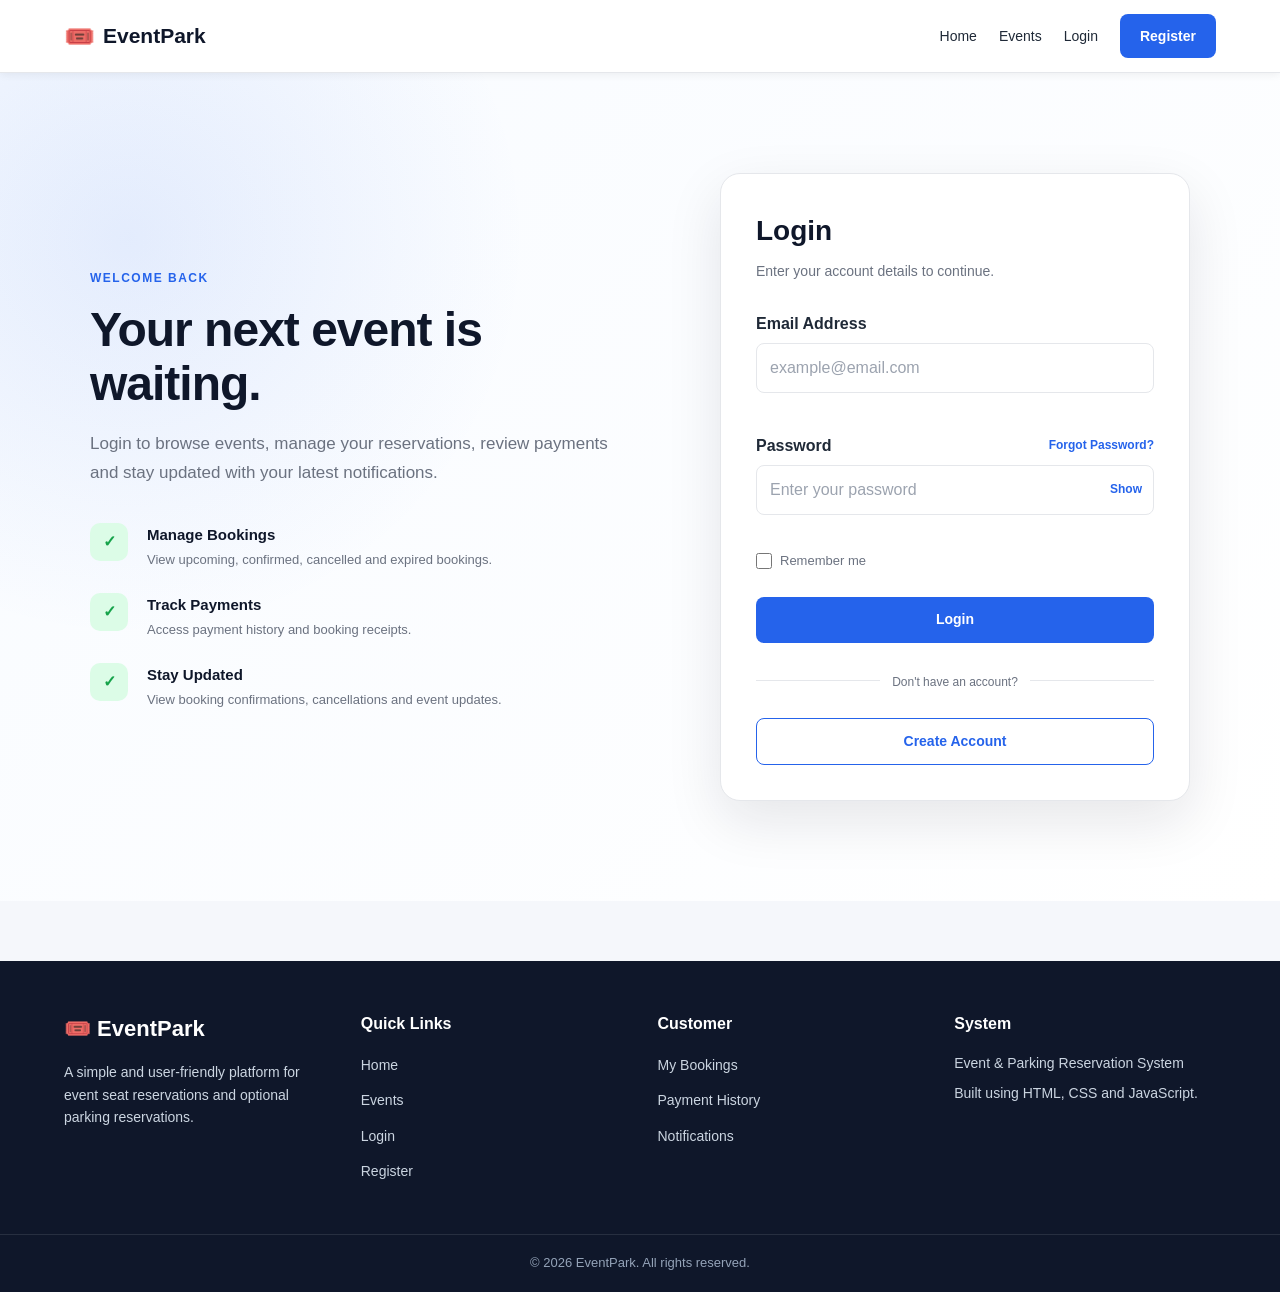
<file: Event-Parking-Reservation-System-Team/frontend/pages/admin/categories.html>
﻿<!DOCTYPE html>
<html lang="en">

<head>
    <meta charset="UTF-8">

    <meta
        name="viewport"
        content="width=device-width, initial-scale=1.0"
    >

    <title>Category Management | EventPark</title>

    <link
        rel="stylesheet"
        href="../../css/style.css"
    >

    <link
        rel="stylesheet"
        href="../../css/responsive.css"
    >

    <link
        rel="stylesheet"
        href="../../css/admin.css"
    >
</head>


<body class="category-management-page">

    <main class="admin-page">

        <!-- =====================================================
             PREMIUM HEADER
             ===================================================== -->

        <section class="admin-page-header category-premium-header">

            <div class="admin-header-content">

                <div class="admin-header-badge">
                    ADMIN • CATEGORY CONTROL
                </div>


                <h1>
                    Category Management
                </h1>


                <p>
                    Organize events using clear and professional
                    categories for a better customer experience.
                </p>

            </div>


            <div class="admin-header-stat">

                <span class="admin-header-stat-label">
                    TOTAL CATEGORIES
                </span>


                <strong id="categoryTotalCount">
                    0
                </strong>


                <span class="admin-header-stat-note">
                    Active classifications
                </span>

            </div>

        </section>


        <!-- =====================================================
             MESSAGE
             ===================================================== -->

        <div
            id="categoryMessage"
            class="alert hidden"
        ></div>


        <!-- =====================================================
             ADD / EDIT CATEGORY
             ===================================================== -->

        <section class="admin-card category-form-card">

            <div class="admin-card-header">

                <div>

                    <span class="card-eyebrow">
                        CATEGORY DETAILS
                    </span>


                    <h2 id="categoryFormTitle">
                        Add New Category
                    </h2>


                    <p>
                        Create a category that can be assigned
                        when adding new events.
                    </p>

                </div>

            </div>


            <form
                id="categoryForm"
                novalidate
            >

                <input
                    type="hidden"
                    id="categoryId"
                >


                <!-- Category Name -->

                <div class="form-group">

                    <label for="categoryName">
                        Category Name
                    </label>


                    <div class="input-shell">

                        <input
                            type="text"
                            id="categoryName"
                            placeholder="Example: Concert"
                            maxlength="100"
                            autocomplete="off"
                            required
                        >

                    </div>


                    <small
                        id="categoryNameError"
                        class="field-error"
                    ></small>

                </div>


                <!-- Description -->

                <div class="form-group">

                    <div class="label-row">

                        <label for="categoryDescription">
                            Description
                        </label>


                        <span
                            id="categoryDescriptionCount"
                            class="character-count"
                        >
                            0 / 500
                        </span>

                    </div>


                    <textarea
                        id="categoryDescription"
                        rows="6"
                        maxlength="500"
                        placeholder="Describe what type of events belong to this category..."
                    ></textarea>


                    <small
                        id="categoryDescriptionError"
                        class="field-error"
                    ></small>

                </div>


                <!-- Form Actions -->

                <div class="form-actions">

                    <button
                        type="submit"
                        id="saveCategoryButton"
                        class="btn btn-primary"
                    >
                        Add Category
                    </button>


                    <button
                        type="button"
                        id="cancelCategoryEditButton"
                        class="btn btn-secondary hidden"
                    >
                        Cancel Edit
                    </button>

                </div>

            </form>

        </section>


        <!-- =====================================================
             CATEGORY LIST
             ===================================================== -->

        <section class="admin-card category-list-card">

            <div class="admin-card-header category-list-header">

                <div>

                    <span class="card-eyebrow">
                        EVENT CLASSIFICATIONS
                    </span>


                    <h2>
                        Categories
                    </h2>


                    <p>
                        Manage the categories available when
                        creating and editing events.
                    </p>

                </div>


                <button
                    type="button"
                    id="refreshCategoriesButton"
                    class="btn btn-refresh"
                >
                    Refresh
                </button>

            </div>


            <!-- Small Stats -->

            <div class="category-summary">

                <div class="category-summary-item">

                    <span class="summary-icon">
                        C
                    </span>


                    <div>

                        <span class="summary-label">
                            Total Categories
                        </span>


                        <strong id="categorySummaryCount">
                            0
                        </strong>

                    </div>

                </div>


                <div class="category-summary-text">

                    <strong>
                        Keep your event catalogue organized.
                    </strong>

                    <span>
                        Categories are shown to customers while
                        browsing available events.
                    </span>

                </div>

            </div>


            <!-- Loading -->

            <div
                id="categoryLoading"
                class="admin-loading hidden"
            >

                <div class="loading-dot"></div>

                <span>
                    Loading categories...
                </span>

            </div>


            <!-- Empty State -->

            <div
                id="categoryEmpty"
                class="admin-empty-state hidden"
            >

                <div class="empty-icon">
                    C
                </div>


                <h3>
                    No categories yet
                </h3>


                <p>
                    Create your first event category using
                    the form on the left.
                </p>

            </div>


            <!-- Table -->

            <div
                id="categoryTableWrapper"
                class="table-responsive"
            >

                <table class="admin-table category-table">

                    <thead>

                        <tr>

                            <th class="category-id-column">
                                ID
                            </th>


                            <th>
                                Category
                            </th>


                            <th>
                                Description
                            </th>


                            <th class="category-action-column">
                                Actions
                            </th>

                        </tr>

                    </thead>


                    <tbody id="categoryTableBody">

                    </tbody>

                </table>

            </div>

        </section>

    </main>


    <!-- =====================================================
         JAVASCRIPT
         ===================================================== -->

    <script src="../../js/config.js"></script>

    <script src="../../js/api.js"></script>

    <script src="../../js/common.js"></script>

    <script src="../../js/admin/categories.js"></script>

</body>

</html>
</file>
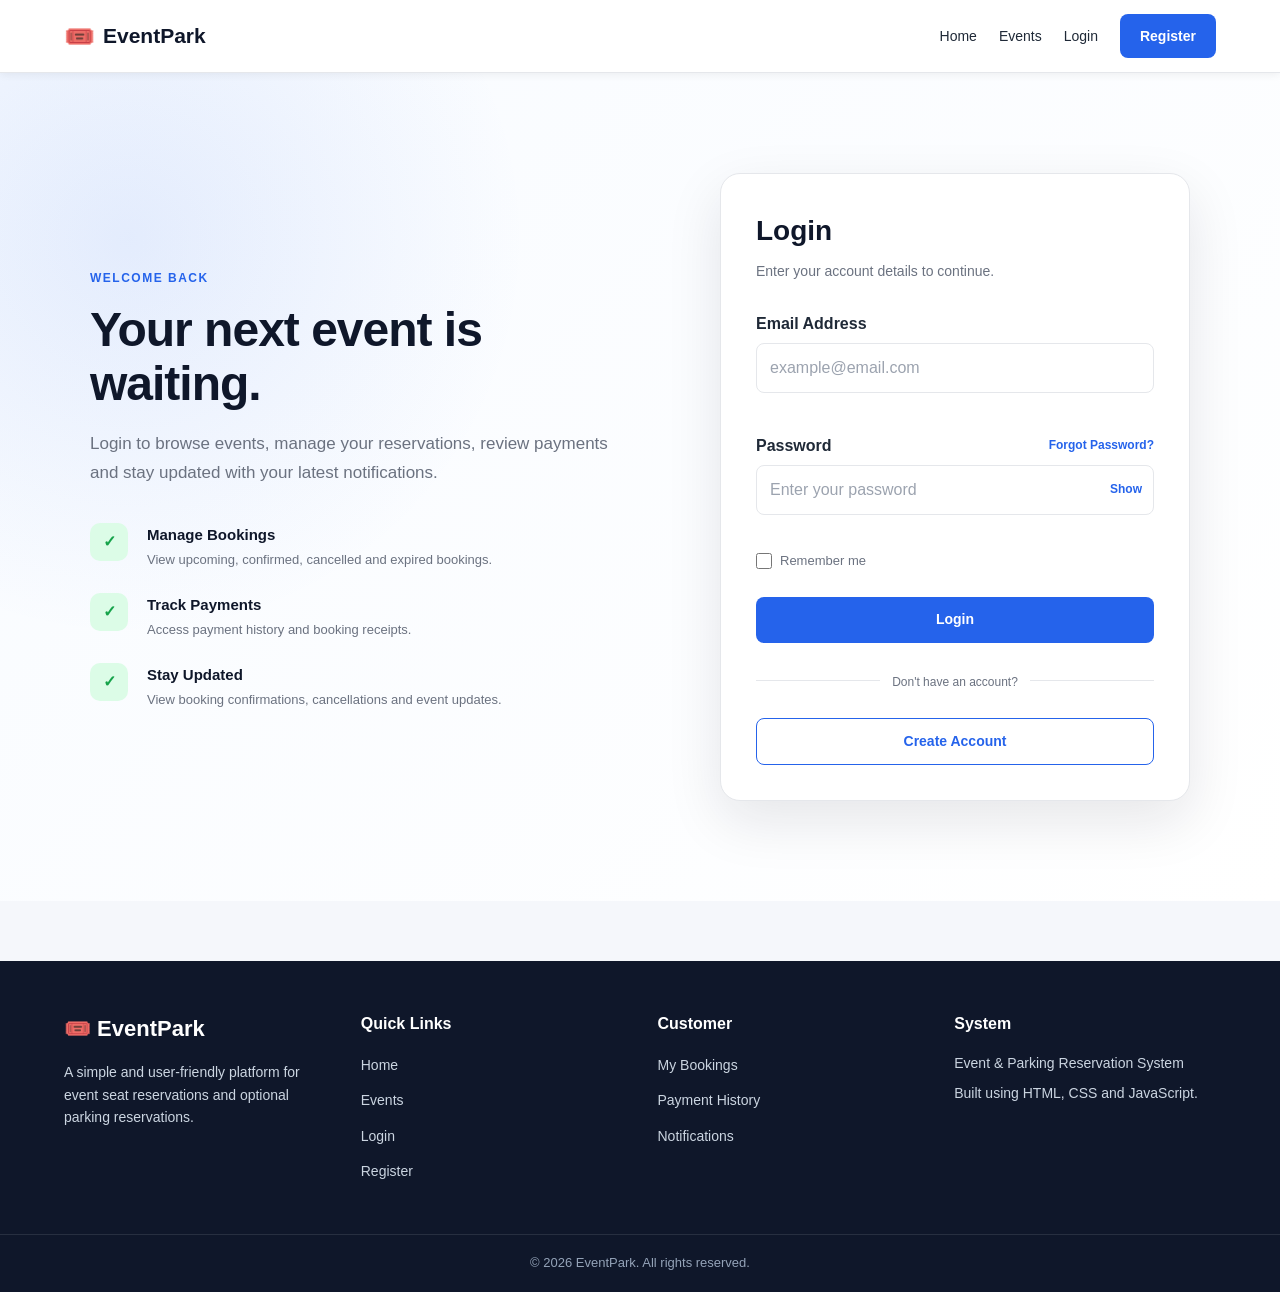
<file: Event-Parking-Reservation-System-Team/frontend/pages/admin/customer-details.html>
﻿<!DOCTYPE html>
<html lang="en">

<head>

    <meta charset="UTF-8">

    <meta name="viewport"
          content="width=device-width, initial-scale=1.0">

    <title>
        Customer Details | EventPark
    </title>


    <link rel="stylesheet"
          href="../../css/style.css">

    <link rel="stylesheet"
          href="../../css/admin.css">

    <link rel="stylesheet"
          href="../../css/responsive.css">

</head>


<body class="admin-page">


    <div class="admin-shell">


        <!-- Sidebar -->
        <div id="adminSidebarContainer"></div>



        <!-- =================================================
             MAIN
             ================================================= -->

        <main class="admin-main">

            <div class="admin-content-container">


                <!-- Back -->

                <div class="admin-customer-details-back">

                    <a href="customers.html">
                        ← Back to Customers
                    </a>

                </div>



                <!-- Message -->

                <div id="adminCustomerDetailsMessage"
                     class="alert hidden">
                </div>



                <!-- Loading -->

                <div id="adminCustomerDetailsLoading"
                     class="admin-customer-details-loading">

                    <div class="spinner"></div>

                    <p>
                        Loading customer details...
                    </p>

                </div>



                <!-- =================================================
                     CONTENT
                     ================================================= -->

                <section id="adminCustomerDetailsContent"
                         class="hidden">


                    <!-- =================================================
                         HEADER
                         ================================================= -->

                    <header class="admin-customer-details-header">


                        <div class="admin-customer-details-person">


                            <div id="adminCustomerDetailsAvatar"
                                 class="admin-customer-details-avatar">
                                C
                            </div>


                            <div>

                                <span class="admin-page-label">
                                    CUSTOMER PROFILE
                                </span>

                                <h1 id="adminCustomerDetailsName">
                                    Customer
                                </h1>

                                <p id="adminCustomerDetailsEmail">
                                    -
                                </p>

                            </div>


                        </div>



                        <div class="admin-customer-details-header-actions">


                            <span id="adminCustomerDetailsStatus"
                                  class="admin-customer-status active">
                                Active
                            </span>


                            <button type="button"
                                    id="adminCustomerDeactivateButton"
                                    class="btn btn-danger hidden">
                                Deactivate Customer
                            </button>


                            <button type="button"
                                    id="adminCustomerReactivateButton"
                                    class="btn btn-primary hidden">
                                Reactivate Customer
                            </button>


                        </div>


                    </header>



                    <!-- =================================================
                         BOOKING SUMMARY
                         ================================================= -->

                    <section class="admin-customer-details-stats">


                        <article class="admin-customer-detail-stat">

                            <span>
                                Total Bookings
                            </span>

                            <strong id="customerDetailTotalBookings">
                                0
                            </strong>

                        </article>


                        <article class="admin-customer-detail-stat">

                            <span>
                                Pending
                            </span>

                            <strong id="customerDetailPendingBookings">
                                0
                            </strong>

                        </article>


                        <article class="admin-customer-detail-stat">

                            <span>
                                Confirmed
                            </span>

                            <strong id="customerDetailConfirmedBookings">
                                0
                            </strong>

                        </article>


                        <article class="admin-customer-detail-stat">

                            <span>
                                Cancelled / Expired
                            </span>

                            <strong id="customerDetailClosedBookings">
                                0
                            </strong>

                        </article>


                    </section>



                    <!-- =================================================
                         MAIN GRID
                         ================================================= -->

                    <div class="admin-customer-details-grid">


                        <!-- =============================================
                             LEFT
                             ============================================= -->

                        <div>


                            <!-- Personal Information -->

                            <section class="admin-customer-info-card">


                                <div class="admin-customer-card-heading">

                                    <div>

                                        <h2>
                                            Customer Information
                                        </h2>

                                        <p>
                                            Registered customer account
                                            information.
                                        </p>

                                    </div>

                                </div>



                                <div class="admin-customer-info-grid">


                                    <div>

                                        <span>
                                            Customer ID
                                        </span>

                                        <strong id="detailCustomerId">
                                            -
                                        </strong>

                                    </div>


                                    <div>

                                        <span>
                                            Full Name
                                        </span>

                                        <strong id="detailCustomerName">
                                            -
                                        </strong>

                                    </div>


                                    <div>

                                        <span>
                                            Email Address
                                        </span>

                                        <strong id="detailCustomerEmail">
                                            -
                                        </strong>

                                    </div>


                                    <div>

                                        <span>
                                            Phone Number
                                        </span>

                                        <strong id="detailCustomerPhone">
                                            -
                                        </strong>

                                    </div>


                                    <div>

                                        <span>
                                            Account Status
                                        </span>

                                        <strong id="detailCustomerAccountStatus">
                                            -
                                        </strong>

                                    </div>


                                    <div>

                                        <span>
                                            Email Verification
                                        </span>

                                        <strong id="detailCustomerVerification">
                                            -
                                        </strong>

                                    </div>


                                    <div>

                                        <span>
                                            Registered Date
                                        </span>

                                        <strong id="detailCustomerCreatedDate">
                                            -
                                        </strong>

                                    </div>


                                    <div>

                                        <span>
                                            Role
                                        </span>

                                        <strong>
                                            Customer
                                        </strong>

                                    </div>


                                </div>


                            </section>



                            <!-- Recent / Embedded Bookings -->

                            <section class="admin-customer-info-card">


                                <div class="admin-customer-card-heading">

                                    <div>

                                        <h2>
                                            Booking Summary
                                        </h2>

                                        <p>
                                            Booking information returned
                                            with this customer profile.
                                        </p>

                                    </div>

                                </div>



                                <div id="adminCustomerBookingsContainer"
                                     class="admin-customer-bookings-list">
                                </div>



                                <div id="adminCustomerBookingsUnavailable"
                                     class="admin-customer-bookings-unavailable hidden">

                                    Booking summary details were not
                                    returned by the customer profile API.

                                </div>


                            </section>


                        </div>



                        <!-- =============================================
                             RIGHT
                             ============================================= -->

                        <aside class="admin-customer-account-card">


                            <span class="admin-page-label">
                                ACCOUNT MANAGEMENT
                            </span>


                            <h2>
                                Customer Account
                            </h2>


                            <div class="admin-customer-account-row">

                                <span>
                                    Customer
                                </span>

                                <strong id="detailActionCustomerName">
                                    -
                                </strong>

                            </div>


                            <div class="admin-customer-account-row">

                                <span>
                                    Account
                                </span>

                                <strong id="detailActionAccountStatus">
                                    -
                                </strong>

                            </div>


                            <div class="admin-customer-account-row">

                                <span>
                                    Verification
                                </span>

                                <strong id="detailActionVerification">
                                    -
                                </strong>

                            </div>



                            <div class="admin-customer-account-warning">

                                <strong>
                                    Deactivation Rule
                                </strong>

                                <p>
                                    A customer with active future
                                    bookings cannot be deactivated
                                    until those bookings are handled.
                                </p>

                            </div>



                            <button type="button"
                                    id="detailAccountDeactivateButton"
                                    class="btn btn-danger btn-block hidden">
                                Deactivate Customer
                            </button>


                            <button type="button"
                                    id="detailAccountReactivateButton"
                                    class="btn btn-primary btn-block hidden">
                                Reactivate Customer
                            </button>


                            <a href="customers.html"
                               class="btn btn-outline btn-block">
                                Customer List
                            </a>


                        </aside>


                    </div>


                </section>



                <!-- =================================================
                     NOT FOUND
                     ================================================= -->

                <section id="adminCustomerDetailsNotFound"
                         class="admin-customers-empty hidden">

                    <div class="admin-customers-empty-icon">
                        !
                    </div>


                    <h2>
                        Customer not found
                    </h2>


                    <p>
                        The requested customer does not exist
                        or you do not have permission to view
                        this account.
                    </p>


                    <a href="customers.html"
                       class="btn btn-primary">
                        Back to Customers
                    </a>

                </section>


            </div>

        </main>


    </div>



    <!-- Confirmation Modal -->
    <div id="confirmationModalContainer"></div>



    <!-- JavaScript -->

    <script src="../../js/config.js"></script>

    <script src="../../js/api.js"></script>

    <script src="../../js/common.js"></script>

    <script src="../../js/admin/customer-details.js"></script>


</body>

</html>
</file>
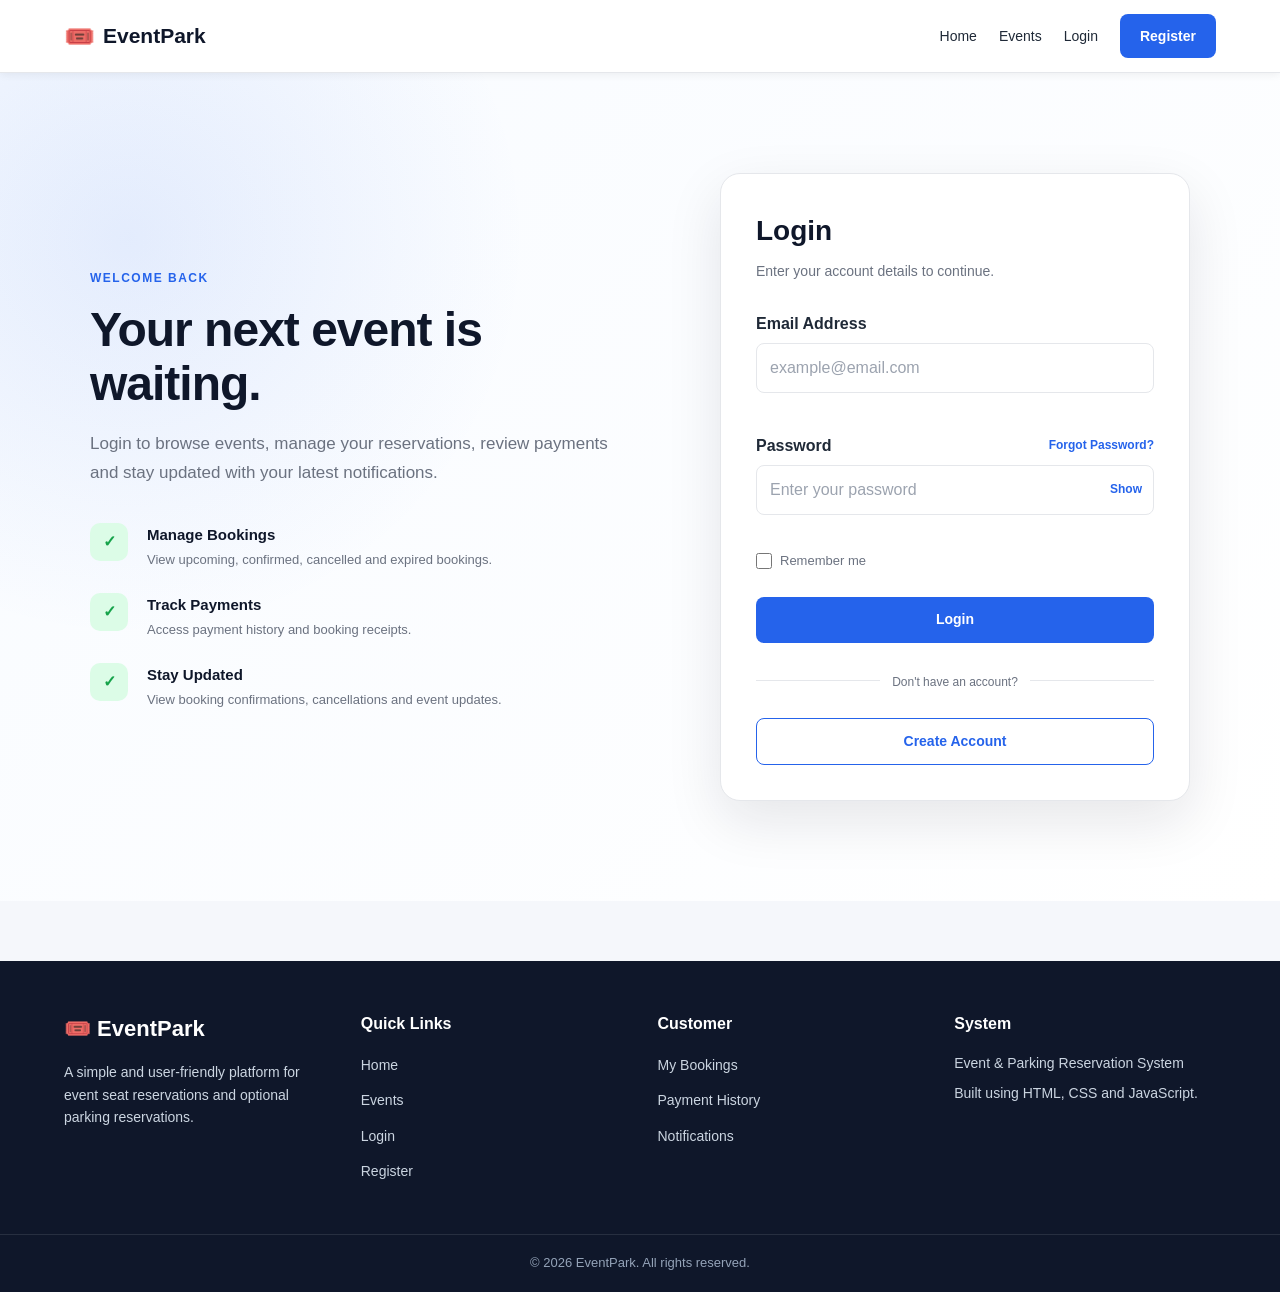
<file: Event-Parking-Reservation-System-Team/frontend/pages/admin/customers.html>
﻿<!DOCTYPE html>
<html lang="en">

<head>

    <meta charset="UTF-8">

    <meta name="viewport"
          content="width=device-width, initial-scale=1.0">

    <title>
        Customer Management | EventPark
    </title>


    <link rel="stylesheet"
          href="../../css/style.css">

    <link rel="stylesheet"
          href="../../css/admin.css">

    <link rel="stylesheet"
          href="../../css/responsive.css">

</head>


<body class="admin-page">


    <div class="admin-shell">


        <!-- Sidebar -->
        <div id="adminSidebarContainer"></div>



        <!-- =================================================
             MAIN
             ================================================= -->

        <main class="admin-main">

            <div class="admin-content-container">


                <!-- Page Header -->

                <header class="admin-page-header">

                    <div>

                        <span class="admin-page-label">
                            CUSTOMER MANAGEMENT
                        </span>

                        <h1>
                            Customers
                        </h1>

                        <p>
                            Search customer accounts, review
                            account status and manage customer
                            access.
                        </p>

                    </div>


                    <div class="admin-header-user">

                        <div class="admin-header-avatar">
                            A
                        </div>

                        <div>

                            <strong id="adminHeaderName">
                                Administrator
                            </strong>

                            <span>
                                System Administrator
                            </span>

                        </div>

                    </div>

                </header>



                <!-- Message -->

                <div id="adminCustomersMessage"
                     class="alert hidden">
                </div>



                <!-- =================================================
                     SUMMARY
                     ================================================= -->

                <section id="adminCustomerSummary"
                         class="admin-customer-summary hidden">


                    <article class="admin-customer-summary-card">

                        <span>
                            Total Customers
                        </span>

                        <strong id="adminCustomerTotalCount">
                            0
                        </strong>

                    </article>


                    <article class="admin-customer-summary-card">

                        <span>
                            Active Customers
                        </span>

                        <strong id="adminCustomerActiveCount">
                            0
                        </strong>

                    </article>


                    <article class="admin-customer-summary-card">

                        <span>
                            Inactive Customers
                        </span>

                        <strong id="adminCustomerInactiveCount">
                            0
                        </strong>

                    </article>


                </section>



                <!-- =================================================
                     SEARCH / FILTER
                     ================================================= -->

                <section class="admin-customer-filter-card">


                    <form id="adminCustomerSearchForm"
                          class="admin-customer-search-form">

                        <div class="admin-customer-search-field">

                            <label for="adminCustomerSearch">
                                Search Customer
                            </label>

                            <input type="text"
                                   id="adminCustomerSearch"
                                   class="form-control"
                                   placeholder="Search by name or email...">

                        </div>


                        <div>

                            <label for="adminCustomerStatusFilter">
                                Account Status
                            </label>

                            <select id="adminCustomerStatusFilter"
                                    class="form-control">

                                <option value="">
                                    All Customers
                                </option>

                                <option value="active">
                                    Active
                                </option>

                                <option value="inactive">
                                    Inactive
                                </option>

                            </select>

                        </div>


                        <button type="submit"
                                class="btn btn-primary">
                            Search
                        </button>


                        <button type="button"
                                id="clearAdminCustomerFilters"
                                class="btn btn-outline">
                            Clear
                        </button>

                    </form>


                </section>



                <!-- Result Header -->

                <section class="admin-customer-result-header">

                    <div>

                        <h2>
                            Customer Accounts
                        </h2>

                        <p>
                            Manage registered customer accounts.
                        </p>

                    </div>


                    <span id="adminCustomerResultCount">
                        Loading...
                    </span>

                </section>



                <!-- =================================================
                     LOADING
                     ================================================= -->

                <div id="adminCustomersLoading"
                     class="admin-customers-loading">

                    <div class="spinner"></div>

                    <p>
                        Loading customers...
                    </p>

                </div>



                <!-- =================================================
                     TABLE
                     ================================================= -->

                <section id="adminCustomersTableContainer"
                         class="admin-customers-table-card hidden">

                    <div class="admin-table-scroll">

                        <table class="admin-customers-table">

                            <thead>

                                <tr>

                                    <th>
                                        Customer
                                    </th>

                                    <th>
                                        Email
                                    </th>

                                    <th>
                                        Phone
                                    </th>

                                    <th>
                                        Email Status
                                    </th>

                                    <th>
                                        Account Status
                                    </th>

                                    <th>
                                        Actions
                                    </th>

                                </tr>

                            </thead>


                            <tbody id="adminCustomersTableBody">
                            </tbody>

                        </table>

                    </div>

                </section>



                <!-- =================================================
                     EMPTY
                     ================================================= -->

                <section id="adminCustomersEmpty"
                         class="admin-customers-empty hidden">

                    <div class="admin-customers-empty-icon">
                        ♙
                    </div>

                    <h2>
                        No customers found
                    </h2>

                    <p>
                        No customer accounts match the
                        current search and status filter.
                    </p>

                    <button type="button"
                            id="adminCustomersEmptyClearButton"
                            class="btn btn-primary">
                        Clear Filters
                    </button>

                </section>


            </div>

        </main>


    </div>



    <!-- Confirmation Modal -->

    <div id="confirmationModalContainer"></div>



    <!-- JavaScript -->

    <script src="../../js/config.js"></script>

    <script src="../../js/api.js"></script>

    <script src="../../js/common.js"></script>

    <script src="../../js/admin/customers.js"></script>


</body>

</html>
</file>
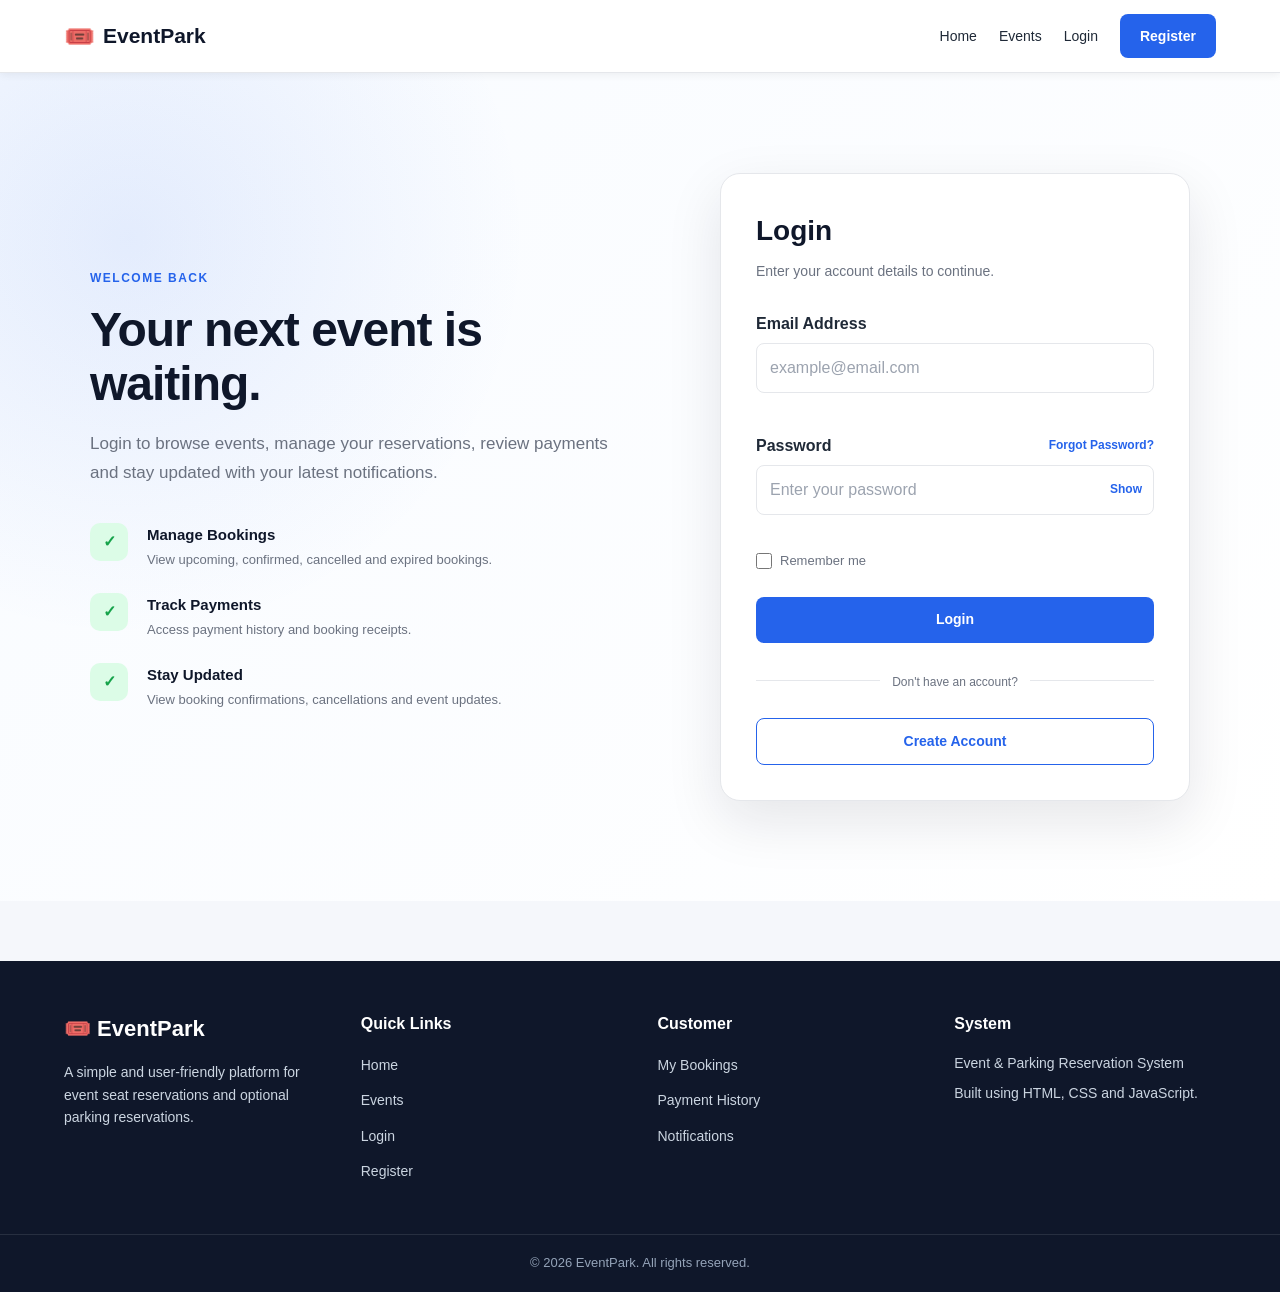
<file: Event-Parking-Reservation-System-Team/frontend/pages/admin/dashboard.html>
﻿<!DOCTYPE html>
<html lang="en">

<head>

    <meta charset="UTF-8">

    <meta name="viewport"
          content="width=device-width, initial-scale=1.0">

    <title>
        Admin Dashboard | EventPark
    </title>


    <link rel="stylesheet"
          href="../../css/style.css">

    <link rel="stylesheet"
          href="../../css/admin.css">

    <link rel="stylesheet"
          href="../../css/responsive.css">

</head>


<body class="admin-page">


    <div class="admin-shell">


        <!-- =================================================
             ADMIN SIDEBAR
             ================================================= -->

        <div id="adminSidebarContainer"></div>



        <!-- =================================================
             MAIN CONTENT
             ================================================= -->

        <main class="admin-main">

            <div class="admin-content-container">


                <!-- Header -->

                <header class="admin-page-header">

                    <div>

                        <span class="admin-page-label">
                            ADMINISTRATION
                        </span>

                        <h1>
                            Dashboard
                        </h1>

                        <p>
                            Monitor system-wide events,
                            bookings, seating, parking,
                            revenue and customers.
                        </p>

                    </div>



                    <div class="admin-header-user">

                        <div class="admin-header-avatar">
                            A
                        </div>

                        <div>

                            <strong id="adminHeaderName">
                                Administrator
                            </strong>

                            <span>
                                System Administrator
                            </span>

                        </div>

                    </div>

                </header>



                <!-- Message -->

                <div id="adminDashboardMessage"
                     class="alert hidden">
                </div>



                <!-- Loading -->

                <div id="adminDashboardLoading"
                     class="admin-dashboard-loading">

                    <div class="spinner"></div>

                    <p>
                        Loading dashboard statistics...
                    </p>

                </div>



                <!-- =================================================
                     DASHBOARD CONTENT
                     ================================================= -->

                <section id="adminDashboardContent"
                         class="hidden">


                    <!-- =============================================
                         STATISTICS
                         ============================================= -->

                    <section class="admin-stat-grid">


                        <!-- Events -->

                        <article class="admin-stat-card">

                            <div class="admin-stat-icon events">
                                ★
                            </div>

                            <div class="admin-stat-content">

                                <span>
                                    Total Events
                                </span>

                                <strong id="adminTotalEvents">
                                    0
                                </strong>

                                <small>
                                    Events in the system
                                </small>

                            </div>

                        </article>



                        <!-- Bookings -->

                        <article class="admin-stat-card">

                            <div class="admin-stat-icon bookings">
                                🎟
                            </div>

                            <div class="admin-stat-content">

                                <span>
                                    Total Bookings
                                </span>

                                <strong id="adminTotalBookings">
                                    0
                                </strong>

                                <small>
                                    All booking records
                                </small>

                            </div>

                        </article>



                        <!-- Available Seats -->

                        <article class="admin-stat-card">

                            <div class="admin-stat-icon seats">
                                ▦
                            </div>

                            <div class="admin-stat-content">

                                <span>
                                    Available Seats
                                </span>

                                <strong id="adminAvailableSeats">
                                    0
                                </strong>

                                <small>
                                    Available system-wide
                                </small>

                            </div>

                        </article>



                        <!-- Parking -->

                        <article class="admin-stat-card">

                            <div class="admin-stat-icon parking">
                                P
                            </div>

                            <div class="admin-stat-content">

                                <span>
                                    Occupied Parking
                                </span>

                                <strong id="adminOccupiedParking">
                                    0
                                </strong>

                                <small>
                                    Reserved / occupied slots
                                </small>

                            </div>

                        </article>



                        <!-- Revenue -->

                        <article class="admin-stat-card">

                            <div class="admin-stat-icon revenue">
                                $
                            </div>

                            <div class="admin-stat-content">

                                <span>
                                    Total Revenue
                                </span>

                                <strong id="adminTotalRevenue">
                                    LKR 0.00
                                </strong>

                                <small>
                                    Completed payments
                                </small>

                            </div>

                        </article>



                        <!-- Customers -->

                        <article class="admin-stat-card">

                            <div class="admin-stat-icon customers">
                                ♙
                            </div>

                            <div class="admin-stat-content">

                                <span>
                                    Total Customers
                                </span>

                                <strong id="adminTotalCustomers">
                                    0
                                </strong>

                                <small>
                                    Registered customers
                                </small>

                            </div>

                        </article>


                    </section>



                    <!-- =============================================
                         QUICK MANAGEMENT
                         ============================================= -->

                    <section class="admin-dashboard-section">

                        <div class="admin-section-header">

                            <h2>
                                Quick Management
                            </h2>

                            <p>
                                Open frequently used
                                administration modules.
                            </p>

                        </div>



                        <div class="admin-quick-grid">


                            <a href="events.html"
                               class="admin-quick-card">

                                <div class="admin-quick-card-icon">
                                    ★
                                </div>

                                <h3>
                                    Manage Events
                                </h3>

                                <p>
                                    Create, edit and manage
                                    event information.
                                </p>

                            </a>



                            <a href="customers.html"
                               class="admin-quick-card">

                                <div class="admin-quick-card-icon">
                                    ♙
                                </div>

                                <h3>
                                    Manage Customers
                                </h3>

                                <p>
                                    Search, view and manage
                                    customer accounts.
                                </p>

                            </a>



                            <a href="bookings.html"
                               class="admin-quick-card">

                                <div class="admin-quick-card-icon">
                                    🎟
                                </div>

                                <h3>
                                    View Bookings
                                </h3>

                                <p>
                                    Review bookings across
                                    all events.
                                </p>

                            </a>



                            <a href="payments.html"
                               class="admin-quick-card">

                                <div class="admin-quick-card-icon">
                                    $
                                </div>

                                <h3>
                                    View Payments
                                </h3>

                                <p>
                                    Review completed
                                    payment information.
                                </p>

                            </a>


                        </div>

                    </section>


                </section>


            </div>

        </main>


    </div>



    <!-- Confirmation Modal -->

    <div id="confirmationModalContainer"></div>



    <!-- JavaScript -->

    <script src="../../js/config.js"></script>

    <script src="../../js/api.js"></script>

    <script src="../../js/common.js"></script>

    <script src="../../js/admin/dashboard.js"></script>


</body>

</html>
</file>
<file: Event-Parking-Reservation-System-Team/frontend/css/style.css>
﻿/* =========================================================
   Event & Parking Reservation System
   Global Styles
   ========================================================= */

/* ---------- Reset ---------- */

* {
    margin: 0;
    padding: 0;
    box-sizing: border-box;
}

html {
    scroll-behavior: smooth;
}

body {
    font-family: Arial, Helvetica, sans-serif;
    background-color: #f5f7fb;
    color: #1f2937;
    line-height: 1.6;
}

a {
    text-decoration: none;
    color: inherit;
}

ul {
    list-style: none;
}

img {
    max-width: 100%;
    display: block;
}

button,
input,
select,
textarea {
    font: inherit;
}


/* =========================================================
   CSS VARIABLES
   ========================================================= */

:root {
    --primary-color: #2563eb;
    --primary-dark: #1d4ed8;
    --primary-light: #dbeafe;
    --secondary-color: #0f172a;
    --success-color: #16a34a;
    --success-light: #dcfce7;
    --warning-color: #f59e0b;
    --warning-light: #fef3c7;
    --danger-color: #dc2626;
    --danger-light: #fee2e2;
    --info-color: #0891b2;
    --white: #ffffff;
    --background: #f5f7fb;
    --text-primary: #1f2937;
    --text-secondary: #6b7280;
    --border-color: #e5e7eb;
    --sidebar-width: 260px;
    --border-radius: 10px;
    --border-radius-lg: 16px;
    --shadow-sm: 0 2px 8px rgba(0, 0, 0, 0.06);
    --shadow-md: 0 8px 24px rgba(0, 0, 0, 0.10);
    --transition: all 0.3s ease;
}


/* =========================================================
   CONTAINER
   ========================================================= */

.container {
    width: 90%;
    max-width: 1200px;
    margin: 0 auto;
}


/* =========================================================
   COMMON PAGE
   ========================================================= */

.page-container {
    padding: 30px;
}

.page-header {
    margin-bottom: 25px;
}

    .page-header h1 {
        font-size: 28px;
        color: var(--secondary-color);
        margin-bottom: 5px;
    }

    .page-header p {
        color: var(--text-secondary);
    }


/* =========================================================
   CARDS
   ========================================================= */

.card {
    background-color: var(--white);
    border-radius: var(--border-radius-lg);
    padding: 24px;
    box-shadow: var(--shadow-sm);
    border: 1px solid var(--border-color);
}

.card-title {
    font-size: 18px;
    font-weight: 600;
    margin-bottom: 15px;
}


/* =========================================================
   BUTTONS
   ========================================================= */

.btn {
    display: inline-flex;
    align-items: center;
    justify-content: center;
    gap: 8px;
    border: none;
    border-radius: 8px;
    padding: 11px 20px;
    font-size: 14px;
    font-weight: 600;
    cursor: pointer;
    transition: var(--transition);
}

    .btn:disabled {
        opacity: 0.6;
        cursor: not-allowed;
    }

.btn-primary {
    background-color: var(--primary-color);
    color: var(--white);
}

    .btn-primary:hover {
        background-color: var(--primary-dark);
    }

.btn-success {
    background-color: var(--success-color);
    color: var(--white);
}

.btn-danger {
    background-color: var(--danger-color);
    color: var(--white);
}

.btn-warning {
    background-color: var(--warning-color);
    color: var(--white);
}

.btn-outline {
    background-color: transparent;
    color: var(--primary-color);
    border: 1px solid var(--primary-color);
}

    .btn-outline:hover {
        background-color: var(--primary-color);
        color: var(--white);
    }

.btn-block {
    width: 100%;
}


/* =========================================================
   FORMS
   ========================================================= */

.form-group {
    margin-bottom: 18px;
}

    .form-group label {
        display: block;
        margin-bottom: 7px;
        font-weight: 600;
        color: var(--text-primary);
    }

.form-control {
    width: 100%;
    padding: 11px 13px;
    border: 1px solid var(--border-color);
    border-radius: 8px;
    background-color: var(--white);
    color: var(--text-primary);
    outline: none;
    transition: var(--transition);
}

    .form-control:focus {
        border-color: var(--primary-color);
        box-shadow: 0 0 0 3px rgba(37, 99, 235, 0.12);
    }

    .form-control::placeholder {
        color: #9ca3af;
    }

textarea.form-control {
    resize: vertical;
    min-height: 100px;
}

.form-error {
    display: none;
    color: var(--danger-color);
    font-size: 13px;
    margin-top: 5px;
}

.form-control.invalid {
    border-color: var(--danger-color);
}

    .form-control.invalid + .form-error {
        display: block;
    }


/* =========================================================
   TABLE
   ========================================================= */

.table-container {
    width: 100%;
    overflow-x: auto;
    background-color: var(--white);
    border-radius: var(--border-radius);
    box-shadow: var(--shadow-sm);
}

table {
    width: 100%;
    border-collapse: collapse;
}

    table th,
    table td {
        padding: 14px 16px;
        text-align: left;
        border-bottom: 1px solid var(--border-color);
    }

    table th {
        background-color: #f8fafc;
        color: var(--secondary-color);
        font-weight: 600;
    }

    table tbody tr:hover {
        background-color: #f8fafc;
    }


/* =========================================================
   STATUS BADGES
   ========================================================= */

.badge {
    display: inline-block;
    padding: 5px 10px;
    border-radius: 20px;
    font-size: 12px;
    font-weight: 600;
}

.badge-success {
    background-color: var(--success-light);
    color: var(--success-color);
}

.badge-warning {
    background-color: var(--warning-light);
    color: #b45309;
}

.badge-danger {
    background-color: var(--danger-light);
    color: var(--danger-color);
}

.badge-primary {
    background-color: var(--primary-light);
    color: var(--primary-color);
}


/* =========================================================
   ALERTS
   ========================================================= */

.alert {
    padding: 14px 16px;
    border-radius: 8px;
    margin-bottom: 20px;
    font-size: 14px;
}

.alert-success {
    background-color: var(--success-light);
    color: #166534;
}

.alert-error {
    background-color: var(--danger-light);
    color: #991b1b;
}

.alert-warning {
    background-color: var(--warning-light);
    color: #92400e;
}

.alert-info {
    background-color: var(--primary-light);
    color: #1e40af;
}


/* =========================================================
   GRID
   ========================================================= */

.grid {
    display: grid;
    gap: 20px;
}

.grid-2 {
    grid-template-columns: repeat(2, 1fr);
}

.grid-3 {
    grid-template-columns: repeat(3, 1fr);
}

.grid-4 {
    grid-template-columns: repeat(4, 1fr);
}


/* =========================================================
   FLEX
   ========================================================= */

.flex {
    display: flex;
}

.flex-center {
    display: flex;
    align-items: center;
    justify-content: center;
}

.flex-between {
    display: flex;
    align-items: center;
    justify-content: space-between;
}

.flex-column {
    display: flex;
    flex-direction: column;
}


/* =========================================================
   SEARCH AREA
   ========================================================= */

.search-filter {
    display: flex;
    align-items: center;
    gap: 12px;
    margin-bottom: 24px;
    flex-wrap: wrap;
}

    .search-filter input,
    .search-filter select {
        min-width: 180px;
    }


/* =========================================================
   EMPTY STATE
   ========================================================= */

.empty-state {
    text-align: center;
    padding: 50px 20px;
    color: var(--text-secondary);
}

    .empty-state h3 {
        color: var(--secondary-color);
        margin-bottom: 8px;
    }


/* =========================================================
   LOADING
   ========================================================= */

.loading-container {
    display: flex;
    align-items: center;
    justify-content: center;
    min-height: 150px;
}

.spinner {
    width: 40px;
    height: 40px;
    border: 4px solid #e5e7eb;
    border-top-color: var(--primary-color);
    border-radius: 50%;
    animation: spin 0.8s linear infinite;
}

@keyframes spin {
    to {
        transform: rotate(360deg);
    }
}


/* =========================================================
   MODAL
   ========================================================= */

.modal-overlay {
    position: fixed;
    top: 0;
    left: 0;
    width: 100%;
    height: 100%;
    background-color: rgba(15, 23, 42, 0.55);
    display: none;
    align-items: center;
    justify-content: center;
    padding: 20px;
    z-index: 9999;
}

    .modal-overlay.active {
        display: flex;
    }

.modal {
    width: 100%;
    max-width: 450px;
    background-color: var(--white);
    border-radius: var(--border-radius-lg);
    padding: 25px;
    box-shadow: var(--shadow-md);
}

    .modal h2 {
        margin-bottom: 10px;
    }

    .modal p {
        color: var(--text-secondary);
        margin-bottom: 20px;
    }

.modal-actions {
    display: flex;
    justify-content: flex-end;
    gap: 10px;
}


/* =========================================================
   TOAST
   ========================================================= */

.toast-container {
    position: fixed;
    top: 20px;
    right: 20px;
    z-index: 10000;
}

.toast {
    min-width: 280px;
    margin-bottom: 10px;
    padding: 14px 16px;
    border-radius: 8px;
    color: var(--white);
    box-shadow: var(--shadow-md);
}

.toast-success {
    background-color: var(--success-color);
}

.toast-error {
    background-color: var(--danger-color);
}

.toast-warning {
    background-color: var(--warning-color);
}

.toast-info {
    background-color: var(--info-color);
}


/* =========================================================
   UTILITY CLASSES
   ========================================================= */

.text-center {
    text-align: center;
}

.text-right {
    text-align: right;
}

.text-muted {
    color: var(--text-secondary);
}

.text-danger {
    color: var(--danger-color);
}

.text-success {
    color: var(--success-color);
}

.mt-1 {
    margin-top: 10px;
}

.mt-2 {
    margin-top: 20px;
}

.mt-3 {
    margin-top: 30px;
}

.mb-1 {
    margin-bottom: 10px;
}

.mb-2 {
    margin-bottom: 20px;
}

.mb-3 {
    margin-bottom: 30px;
}

.hidden {
    display: none !important;
}

/* =========================================================
   NAVBAR
   ========================================================= */

.navbar {
    width: 100%;
    background-color: var(--white);
    border-bottom: 1px solid var(--border-color);
    box-shadow: var(--shadow-sm);
    position: sticky;
    top: 0;
    z-index: 1000;
}

.navbar-container {
    width: 90%;
    max-width: 1200px;
    min-height: 72px;
    margin: 0 auto;
    display: flex;
    align-items: center;
    justify-content: space-between;
}

.navbar-brand {
    display: flex;
    align-items: center;
    gap: 8px;
    font-size: 21px;
    font-weight: 700;
    color: var(--secondary-color);
}

.brand-icon {
    font-size: 25px;
}

.navbar-menu {
    display: flex;
    align-items: center;
}

.navbar-links {
    display: flex;
    align-items: center;
    gap: 22px;
}

.nav-link {
    position: relative;
    color: var(--text-primary);
    font-size: 14px;
    font-weight: 500;
    transition: var(--transition);
}

    .nav-link:hover {
        color: var(--primary-color);
    }

    .nav-link.active {
        color: var(--primary-color);
        font-weight: 600;
    }

        .nav-link.active::after {
            content: "";
            position: absolute;
            left: 0;
            bottom: -8px;
            width: 100%;
            height: 2px;
            background-color: var(--primary-color);
            border-radius: 5px;
        }

.nav-register-btn {
    color: var(--white);
}


/* Mobile toggle */

.navbar-toggle {
    display: none;
    border: none;
    background: transparent;
    font-size: 26px;
    cursor: pointer;
    color: var(--secondary-color);
}


/* User Section */

.navbar-user {
    position: relative;
}

.user-menu-button {
    border: none;
    background: transparent;
    display: flex;
    align-items: center;
    gap: 7px;
    cursor: pointer;
    color: var(--text-primary);
}

.user-avatar {
    width: 35px;
    height: 35px;
    border-radius: 50%;
    display: flex;
    align-items: center;
    justify-content: center;
    background-color: var(--primary-light);
}


/* User Dropdown */

.user-dropdown {
    position: absolute;
    top: 48px;
    right: 0;
    width: 180px;
    background-color: var(--white);
    border: 1px solid var(--border-color);
    border-radius: 10px;
    box-shadow: var(--shadow-md);
    padding: 8px;
    z-index: 1100;
}

    .user-dropdown a,
    .logout-button,
    .dropdown-role {
        width: 100%;
        display: block;
        padding: 10px 12px;
        border-radius: 7px;
        font-size: 14px;
    }

        .user-dropdown a:hover {
            background-color: #f8fafc;
        }

.dropdown-role {
    color: var(--text-secondary);
    border-bottom: 1px solid var(--border-color);
}

.logout-button {
    border: none;
    background-color: transparent;
    text-align: left;
    color: var(--danger-color);
    cursor: pointer;
}

    .logout-button:hover {
        background-color: var(--danger-light);
    }


/* Notification */

.notification-link {
    display: flex;
    align-items: center;
    gap: 5px;
}

.notification-badge {
    min-width: 18px;
    height: 18px;
    padding: 0 5px;
    display: inline-flex;
    align-items: center;
    justify-content: center;
    border-radius: 50px;
    background-color: var(--danger-color);
    color: var(--white);
    font-size: 10px;
    font-weight: 700;
}
/* =========================================================
   FOOTER
   ========================================================= */

.footer {
    margin-top: 60px;
    background-color: var(--secondary-color);
    color: var(--white);
}

.footer-container {
    width: 90%;
    max-width: 1200px;
    margin: 0 auto;
    padding: 50px 0;
    display: grid;
    grid-template-columns: repeat(4, 1fr);
    gap: 35px;
}

.footer-section h3,
.footer-section h4 {
    margin-bottom: 15px;
}

.footer-brand {
    font-size: 22px;
}

.footer-section p {
    color: #cbd5e1;
    font-size: 14px;
    margin-bottom: 8px;
}

.footer-links {
    display: flex;
    flex-direction: column;
    gap: 10px;
}

    .footer-links a {
        color: #cbd5e1;
        font-size: 14px;
        transition: var(--transition);
    }

        .footer-links a:hover {
            color: var(--white);
            padding-left: 4px;
        }


/* Footer Bottom */

.footer-bottom {
    padding: 18px;
    text-align: center;
    border-top: 1px solid rgba(255, 255, 255, 0.1);
    color: #94a3b8;
    font-size: 13px;
}
/* =========================================================
   LOADING COMPONENT
   ========================================================= */

.loading-content {
    display: flex;
    flex-direction: column;
    align-items: center;
    justify-content: center;
    gap: 12px;
}

.loading-text {
    color: var(--text-secondary);
    font-size: 14px;
}
/* =========================================================
   CONFIRMATION MODAL
   ========================================================= */

#confirmationTitle {
    color: var(--secondary-color);
    font-size: 21px;
}

#confirmationMessage {
    line-height: 1.6;
}
/* =========================================================
   HOME PAGE
   ========================================================= */


/* ---------------------------------------------------------
   Hero
   --------------------------------------------------------- */

.home-hero {
    position: relative;
    min-height: 650px;
    display: flex;
    align-items: center;
    padding: 80px 0;
    overflow: hidden;
    background: radial-gradient( circle at 85% 20%, rgba(37, 99, 235, 0.14), transparent 35% ), linear-gradient( 135deg, #f8fbff 0%, #ffffff 55%, #eff6ff 100% );
}

    .home-hero::before {
        content: "";
        position: absolute;
        width: 420px;
        height: 420px;
        border-radius: 50%;
        background: rgba(37, 99, 235, 0.06);
        top: -200px;
        left: -180px;
    }

.home-hero-container {
    position: relative;
    display: grid;
    grid-template-columns: 1.05fr 0.95fr;
    gap: 70px;
    align-items: center;
    z-index: 1;
}


/* Hero Text */

.hero-label,
.section-label,
.cta-label {
    display: inline-block;
    margin-bottom: 14px;
    font-size: 12px;
    font-weight: 700;
    letter-spacing: 1.5px;
    color: var(--primary-color);
}

.home-hero-content h1 {
    max-width: 650px;
    font-size: clamp( 42px, 5vw, 68px );
    line-height: 1.06;
    letter-spacing: -2px;
    color: var(--secondary-color);
    margin-bottom: 22px;
}

    .home-hero-content h1 span {
        color: var(--primary-color);
    }

.home-hero-content > p {
    max-width: 600px;
    font-size: 18px;
    color: var(--text-secondary);
    margin-bottom: 30px;
}

.hero-actions {
    display: flex;
    align-items: center;
    gap: 14px;
    margin-bottom: 25px;
}

.hero-primary-button {
    padding-left: 26px;
    padding-right: 26px;
}

.hero-benefits {
    display: flex;
    flex-wrap: wrap;
    gap: 18px;
    color: var(--text-secondary);
    font-size: 13px;
}


/* ---------------------------------------------------------
   Booking Preview
   --------------------------------------------------------- */

.home-hero-visual {
    display: flex;
    align-items: center;
    justify-content: center;
}

.booking-preview-card {
    width: 100%;
    max-width: 470px;
    background: rgba(255, 255, 255, 0.92);
    border: 1px solid rgba( 226, 232, 240, 0.9 );
    border-radius: 24px;
    padding: 25px;
    box-shadow: 0 30px 70px rgba(15, 23, 42, 0.13);
    backdrop-filter: blur(12px);
}

.preview-header {
    display: flex;
    align-items: flex-start;
    justify-content: space-between;
    gap: 15px;
    padding-bottom: 20px;
    border-bottom: 1px solid var(--border-color);
}

    .preview-header h3 {
        color: var(--secondary-color);
        margin-top: 3px;
    }

.preview-small-text {
    font-size: 11px;
    color: var(--text-secondary);
    text-transform: uppercase;
    letter-spacing: 0.8px;
}

.preview-status {
    padding: 5px 10px;
    border-radius: 20px;
    background: var(--success-light);
    color: var(--success-color);
    font-size: 11px;
    font-weight: 700;
}

.preview-section {
    padding: 20px 0;
    border-bottom: 1px solid var(--border-color);
}

.preview-section-title {
    display: flex;
    justify-content: space-between;
    margin-bottom: 15px;
    font-size: 13px;
    font-weight: 600;
}

.preview-stage {
    width: 70%;
    margin: 0 auto 18px;
    padding: 5px;
    text-align: center;
    border-radius: 50px;
    background: var(--secondary-color);
    color: var(--white);
    font-size: 9px;
    letter-spacing: 2px;
}

.preview-seat-grid {
    width: 230px;
    margin: 0 auto;
    display: grid;
    grid-template-columns: repeat(4, 1fr);
    gap: 10px;
}

.preview-seat {
    display: block;
    height: 32px;
    border-radius: 8px 8px 5px 5px;
    border: 1px solid #cbd5e1;
    background: var(--white);
}

    .preview-seat.selected {
        border-color: var(--primary-color);
        background: var(--primary-color);
    }

    .preview-seat.booked {
        border-color: #d1d5db;
        background: #d1d5db;
    }

.preview-parking-row {
    display: grid;
    grid-template-columns: repeat(3, 1fr);
    gap: 10px;
}

.preview-parking {
    padding: 15px 5px;
    text-align: center;
    border: 1px solid #bbf7d0;
    border-radius: 9px;
    background: #f0fdf4;
    color: #15803d;
    font-size: 12px;
    font-weight: 600;
}

    .preview-parking.selected {
        background: var(--primary-color);
        border-color: var(--primary-color);
        color: var(--white);
    }

    .preview-parking.booked {
        background: #f3f4f6;
        border-color: #d1d5db;
        color: #9ca3af;
    }

.preview-summary {
    display: grid;
    grid-template-columns: repeat(2, 1fr);
    gap: 10px;
    padding-top: 20px;
}

    .preview-summary div {
        padding: 12px;
        background: #f8fafc;
        border-radius: 10px;
    }

    .preview-summary span {
        display: block;
        margin-bottom: 3px;
        color: var(--text-secondary);
        font-size: 11px;
    }

    .preview-summary strong {
        font-size: 13px;
    }


/* ---------------------------------------------------------
   Common Home Sections
   --------------------------------------------------------- */

.home-section {
    padding: 90px 0;
}

.section-heading {
    max-width: 700px;
    margin: 0 auto 45px;
    text-align: center;
}

    .section-heading h2 {
        margin-bottom: 14px;
        font-size: 38px;
        line-height: 1.2;
        color: var(--secondary-color);
    }

    .section-heading p {
        color: var(--text-secondary);
        font-size: 16px;
    }


/* ---------------------------------------------------------
   Feature Cards
   --------------------------------------------------------- */

.home-feature-grid {
    display: grid;
    grid-template-columns: repeat(4, 1fr);
    gap: 18px;
}

.home-feature-card {
    position: relative;
    min-height: 230px;
    padding: 26px;
    border: 1px solid var(--border-color);
    border-radius: 18px;
    background: var(--white);
    transition: var(--transition);
}

    .home-feature-card:hover {
        transform: translateY(-6px);
        box-shadow: var(--shadow-md);
        border-color: #bfdbfe;
    }

.feature-number {
    width: 42px;
    height: 42px;
    display: flex;
    align-items: center;
    justify-content: center;
    margin-bottom: 25px;
    border-radius: 12px;
    background: var(--primary-light);
    color: var(--primary-color);
    font-weight: 700;
}

.home-feature-card h3 {
    margin-bottom: 10px;
    font-size: 18px;
    color: var(--secondary-color);
}

.home-feature-card p {
    color: var(--text-secondary);
    font-size: 14px;
}


/* ---------------------------------------------------------
   How It Works
   --------------------------------------------------------- */

.home-how-section {
    background: #f8fafc;
}

.home-steps {
    max-width: 900px;
    margin: 0 auto;
}

.home-step {
    position: relative;
    display: grid;
    grid-template-columns: 55px 1fr;
    gap: 20px;
    padding-bottom: 32px;
}

    .home-step:not(:last-child)::before {
        content: "";
        position: absolute;
        left: 26px;
        top: 50px;
        width: 2px;
        height: calc( 100% - 35px );
        background: #dbeafe;
    }

.step-circle {
    position: relative;
    width: 54px;
    height: 54px;
    display: flex;
    align-items: center;
    justify-content: center;
    border-radius: 50%;
    background: var(--primary-color);
    color: var(--white);
    font-weight: 700;
    z-index: 1;
}

.home-step h3 {
    margin-top: 4px;
    margin-bottom: 5px;
    color: var(--secondary-color);
}

.home-step p {
    color: var(--text-secondary);
}


/* ---------------------------------------------------------
   Experience
   --------------------------------------------------------- */

.home-experience {
    display: grid;
    grid-template-columns: repeat(2, 1fr);
    gap: 70px;
    align-items: center;
}

.experience-content h2 {
    margin-bottom: 18px;
    font-size: 40px;
    line-height: 1.2;
    color: var(--secondary-color);
}

.experience-content > p {
    margin-bottom: 25px;
    color: var(--text-secondary);
}

.experience-legend {
    display: flex;
    flex-wrap: wrap;
    gap: 20px;
}

    .experience-legend > div {
        display: flex;
        align-items: center;
        gap: 8px;
        font-size: 13px;
    }

.legend-box {
    width: 16px;
    height: 16px;
    border-radius: 4px;
}

    .legend-box.available {
        border: 1px solid #86efac;
        background: #f0fdf4;
    }

    .legend-box.selected {
        background: var(--primary-color);
    }

    .legend-box.booked {
        background: #d1d5db;
    }

.experience-panel {
    display: flex;
    flex-direction: column;
    gap: 15px;
}

.experience-item {
    display: grid;
    grid-template-columns: 42px 1fr;
    gap: 15px;
    padding: 20px;
    background: var(--white);
    border: 1px solid var(--border-color);
    border-radius: 15px;
    box-shadow: var(--shadow-sm);
}

.experience-icon {
    width: 38px;
    height: 38px;
    display: flex;
    align-items: center;
    justify-content: center;
    border-radius: 10px;
    background: var(--success-light);
    color: var(--success-color);
    font-weight: 700;
}

.experience-item h4 {
    margin-bottom: 4px;
    color: var(--secondary-color);
}

.experience-item p {
    color: var(--text-secondary);
    font-size: 13px;
}


/* ---------------------------------------------------------
   CTA
   --------------------------------------------------------- */

.home-cta-section {
    padding: 30px 0 80px;
}

.home-cta {
    display: flex;
    align-items: center;
    justify-content: space-between;
    gap: 30px;
    padding: 45px;
    border-radius: 24px;
    background: linear-gradient( 135deg, #0f172a, #1e3a8a );
    color: var(--white);
}

.cta-label {
    color: #93c5fd;
}

.home-cta h2 {
    max-width: 650px;
    font-size: 32px;
    line-height: 1.25;
}

.home-cta-button {
    flex-shrink: 0;
    background: var(--white);
    color: var(--secondary-color);
}

    .home-cta-button:hover {
        transform: translateY(-2px);
    }
    /* =========================================================
   HOME PAGE EVENTS
   ========================================================= */

.home-events-section {
    padding: 70px 0;
}

.home-events-section .section-header {
    max-width: 1200px;
    margin: 0 auto 30px;
    padding: 0 20px;

    display: flex;
    justify-content: space-between;
    align-items: flex-end;
    gap: 20px;
}

.home-events-section .eyebrow {
    display: inline-block;
    margin-bottom: 8px;

    color: #2563eb;

    font-size: 12px;
    font-weight: 700;
    letter-spacing: 2px;
    text-transform: uppercase;
}

.home-events-section h2 {
    margin: 0 0 8px;

    font-size: 32px;
    color: #0f172a;
}

.home-events-section .section-header p {
    margin: 0;
    color: #64748b;
}


.home-events-grid {
    max-width: 1200px;

    margin: 0 auto;

    padding: 0 20px;

    display: grid;

    grid-template-columns:
        repeat(
            auto-fit,
            minmax(300px, 1fr)
        );

    gap: 28px;
}


.home-event-card {
    background: #ffffff;

    border-radius: 18px;

    overflow: hidden;

    border: 1px solid #e5e7eb;

    box-shadow:
        0 8px 25px
        rgba(15, 23, 42, 0.08);

    transition:
        transform 0.25s ease,
        box-shadow 0.25s ease;
}


.home-event-card:hover {
    transform: translateY(-5px);

    box-shadow:
        0 16px 35px
        rgba(15, 23, 42, 0.13);
}


.home-event-image-wrapper {
    position: relative;

    width: 100%;
    height: 210px;

    overflow: hidden;

    background: #e8eefc;
}


.home-event-image {
    width: 100%;
    height: 100%;

    object-fit: cover;

    display: block;

    transition:
        transform 0.35s ease;
}


.home-event-card:hover
.home-event-image {

    transform: scale(1.05);
}


.home-event-category {
    position: absolute;

    top: 18px;
    left: 18px;

    padding: 7px 13px;

    border-radius: 20px;

    background:
        rgba(255, 255, 255, 0.94);

    color: #2563eb;

    font-size: 12px;
    font-weight: 700;
}


.home-event-date {
    position: absolute;

    left: 18px;
    bottom: 18px;

    width: 58px;
    height: 66px;

    background:
        rgba(255, 255, 255, 0.96);

    border-radius: 12px;

    display: flex;
    flex-direction: column;
    justify-content: center;
    align-items: center;

    box-shadow:
        0 5px 18px
        rgba(0, 0, 0, 0.15);
}


.home-event-date span {
    color: #2563eb;

    font-size: 11px;
    font-weight: 700;
}


.home-event-date strong {
    margin-top: 2px;

    color: #111827;

    font-size: 24px;
}


.home-event-content {
    padding: 22px;
}


.home-event-content h3 {
    margin: 0 0 16px;

    font-size: 21px;

    color: #111827;
}


.home-event-info {
    display: grid;
    gap: 8px;

    margin-bottom: 20px;
}


.home-event-info p {
    margin: 0;

    color: #64748b;

    font-size: 14px;
}


.home-event-footer {
    padding-top: 18px;

    border-top: 1px solid #e5e7eb;

    display: flex;
    align-items: center;
    justify-content: space-between;

    gap: 15px;
}


.home-event-footer div {
    display: flex;
    flex-direction: column;
    gap: 4px;
}


.home-event-footer small {
    color: #64748b;

    font-size: 11px;
}


.home-event-footer strong {
    color: #0f172a;

    font-size: 17px;
}
</file>
<file: Event-Parking-Reservation-System-Team/frontend/css/responsive.css>
﻿/* =========================================================
   Event & Parking Reservation System
   Responsive Styles
   ========================================================= */


/* =========================================================
   LARGE TABLETS / SMALL LAPTOPS
   ========================================================= */

@media (max-width: 1024px) {

    .container {
        width: 94%;
    }

    .grid-4 {
        grid-template-columns: repeat(2, 1fr);
    }

    .grid-3 {
        grid-template-columns: repeat(2, 1fr);
    }

    .page-container {
        padding: 24px;
    }
}


/* =========================================================
   TABLETS
   ========================================================= */

@media (max-width: 768px) {

    body {
        font-size: 15px;
    }

    .container {
        width: 92%;
    }

    .page-container {
        padding: 20px;
    }

    .page-header h1 {
        font-size: 24px;
    }


    /* -------------------------
       GRID
       ------------------------- */

    .grid-2,
    .grid-3,
    .grid-4 {
        grid-template-columns: 1fr;
    }


    /* -------------------------
       FLEX
       ------------------------- */

    .flex-between {
        flex-direction: column;
        align-items: flex-start;
        gap: 12px;
    }


    /* -------------------------
       SEARCH / FILTER
       ------------------------- */

    .search-filter {
        flex-direction: column;
        align-items: stretch;
    }

        .search-filter input,
        .search-filter select,
        .search-filter button {
            width: 100%;
            min-width: 100%;
        }


    /* -------------------------
       TABLE
       ------------------------- */

    .table-container {
        overflow-x: auto;
    }

    table {
        min-width: 700px;
    }


    /* -------------------------
       MODAL
       ------------------------- */

    .modal {
        max-width: 95%;
    }


    /* -------------------------
       BUTTONS
       ------------------------- */

    .btn-mobile-full {
        width: 100%;
    }


    /* -------------------------
       CARD
       ------------------------- */

    .card {
        padding: 20px;
    }


    /* -------------------------
       TOAST
       ------------------------- */

    .toast-container {
        top: 15px;
        right: 15px;
        left: 15px;
    }

    .toast {
        width: 100%;
        min-width: 0;
    }
}


/* =========================================================
   MOBILE
   ========================================================= */

@media (max-width: 576px) {

    body {
        font-size: 14px;
    }

    .container {
        width: 94%;
    }

    .page-container {
        padding: 16px;
    }

    .page-header {
        margin-bottom: 20px;
    }

        .page-header h1 {
            font-size: 21px;
        }

        .page-header p {
            font-size: 14px;
        }


    /* -------------------------
       CARD
       ------------------------- */

    .card {
        padding: 16px;
        border-radius: 12px;
    }

    .card-title {
        font-size: 16px;
    }


    /* -------------------------
       BUTTONS
       ------------------------- */

    .btn {
        padding: 10px 15px;
        font-size: 13px;
    }


    /* -------------------------
       FORMS
       ------------------------- */

    .form-group {
        margin-bottom: 15px;
    }

    .form-control {
        padding: 10px 12px;
        font-size: 14px;
    }


    /* -------------------------
       MODAL
       ------------------------- */

    .modal {
        padding: 20px;
    }

    .modal-actions {
        flex-direction: column-reverse;
    }

        .modal-actions .btn {
            width: 100%;
        }


    /* -------------------------
       TABLE
       ------------------------- */

    table th,
    table td {
        padding: 11px 12px;
        font-size: 13px;
    }


    /* -------------------------
       STATUS BADGES
       ------------------------- */

    .badge {
        font-size: 11px;
        padding: 4px 8px;
    }


    /* -------------------------
       ALERTS
       ------------------------- */

    .alert {
        padding: 12px 14px;
        font-size: 13px;
    }
}


/* =========================================================
   VERY SMALL MOBILE DEVICES
   ========================================================= */

@media (max-width: 380px) {

    .container {
        width: 96%;
    }

    .page-container {
        padding: 12px;
    }

    .page-header h1 {
        font-size: 19px;
    }

    .btn {
        padding: 9px 12px;
    }
}
/* =========================================================
   NAVBAR RESPONSIVE
   ========================================================= */

@media (max-width: 768px) {

    .navbar-container {
        width: 92%;
        min-height: 64px;
        flex-wrap: wrap;
    }

    .navbar-toggle {
        display: block;
    }

    .navbar-menu {
        display: none;
        width: 100%;
        padding: 15px 0 20px;
    }

        .navbar-menu.active {
            display: block;
        }

    .navbar-links {
        width: 100%;
        flex-direction: column;
        align-items: stretch;
        gap: 5px;
    }

    .nav-link {
        display: block;
        padding: 10px 5px;
    }

        .nav-link.active::after {
            display: none;
        }

    .nav-register-btn {
        margin-top: 5px;
    }

    .navbar-user {
        width: 100%;
    }

    .user-menu-button {
        width: 100%;
        justify-content: flex-start;
        padding: 10px 5px;
    }

    .user-dropdown {
        position: static;
        width: 100%;
        margin-top: 5px;
        box-shadow: none;
    }
}
/* =========================================================
   FOOTER RESPONSIVE
   ========================================================= */

@media (max-width: 1024px) {

    .footer-container {
        grid-template-columns: repeat(2, 1fr);
    }
}


@media (max-width: 576px) {

    .footer {
        margin-top: 40px;
    }

    .footer-container {
        width: 92%;
        padding: 35px 0;
        grid-template-columns: 1fr;
        gap: 25px;
    }

    .footer-section {
        text-align: center;
    }

    .footer-links {
        align-items: center;
    }

    .footer-bottom {
        font-size: 12px;
    }
}
/* =========================================================
   HOME PAGE RESPONSIVE
   ========================================================= */


@media (max-width: 1024px) {

    .home-hero-container {
        gap: 40px;
    }

    .home-feature-grid {
        grid-template-columns: repeat(2, 1fr);
    }

    .home-experience {
        gap: 40px;
    }
}


@media (max-width: 768px) {

    .home-hero {
        min-height: auto;
        padding: 60px 0;
    }

    .home-hero-container {
        grid-template-columns: 1fr;
        text-align: center;
    }

    .home-hero-content > p {
        margin-left: auto;
        margin-right: auto;
    }

    .hero-actions {
        justify-content: center;
    }

    .hero-benefits {
        justify-content: center;
    }

    .home-hero-visual {
        margin-top: 20px;
    }

    .booking-preview-card {
        max-width: 500px;
        text-align: left;
    }

    .home-section {
        padding: 65px 0;
    }

    .section-heading h2 {
        font-size: 32px;
    }

    .home-experience {
        grid-template-columns: 1fr;
    }

    .experience-content {
        text-align: center;
    }

    .experience-legend {
        justify-content: center;
    }

    .home-cta {
        flex-direction: column;
        text-align: center;
    }
}


@media (max-width: 576px) {

    .home-hero {
        padding: 45px 0;
    }

    .home-hero-content h1 {
        font-size: 39px;
        letter-spacing: -1px;
    }

    .home-hero-content > p {
        font-size: 15px;
    }

    .hero-actions {
        flex-direction: column;
    }

        .hero-actions .btn {
            width: 100%;
        }

    .hero-benefits {
        flex-direction: column;
        gap: 7px;
    }

    .booking-preview-card {
        padding: 18px;
        border-radius: 18px;
    }

    .preview-seat-grid {
        width: 200px;
    }

    .preview-seat {
        height: 29px;
    }

    .home-feature-grid {
        grid-template-columns: 1fr;
    }

    .section-heading {
        margin-bottom: 30px;
    }

        .section-heading h2 {
            font-size: 27px;
        }

    .experience-content h2 {
        font-size: 29px;
    }

    .experience-legend {
        flex-direction: column;
        align-items: center;
    }

    .home-cta {
        padding: 30px 20px;
    }

        .home-cta h2 {
            font-size: 25px;
        }

    .home-cta-button {
        width: 100%;
    }
}
</file>
<file: Event-Parking-Reservation-System-Team/backend/EventParkingReservationSystem.API/frontend/css/style.css>
﻿/* =========================================================
   Event & Parking Reservation System
   Global Styles
   ========================================================= */

/* ---------- Reset ---------- */

* {
    margin: 0;
    padding: 0;
    box-sizing: border-box;
}

html {
    scroll-behavior: smooth;
}

body {
    font-family: Arial, Helvetica, sans-serif;
    background-color: #f5f7fb;
    color: #1f2937;
    line-height: 1.6;
}

a {
    text-decoration: none;
    color: inherit;
}

ul {
    list-style: none;
}

img {
    max-width: 100%;
    display: block;
}

button,
input,
select,
textarea {
    font: inherit;
}


/* =========================================================
   CSS VARIABLES
   ========================================================= */

:root {
    --primary-color: #2563eb;
    --primary-dark: #1d4ed8;
    --primary-light: #dbeafe;
    --secondary-color: #0f172a;
    --success-color: #16a34a;
    --success-light: #dcfce7;
    --warning-color: #f59e0b;
    --warning-light: #fef3c7;
    --danger-color: #dc2626;
    --danger-light: #fee2e2;
    --info-color: #0891b2;
    --white: #ffffff;
    --background: #f5f7fb;
    --text-primary: #1f2937;
    --text-secondary: #6b7280;
    --border-color: #e5e7eb;
    --sidebar-width: 260px;
    --border-radius: 10px;
    --border-radius-lg: 16px;
    --shadow-sm: 0 2px 8px rgba(0, 0, 0, 0.06);
    --shadow-md: 0 8px 24px rgba(0, 0, 0, 0.10);
    --transition: all 0.3s ease;
}


/* =========================================================
   CONTAINER
   ========================================================= */

.container {
    width: 90%;
    max-width: 1200px;
    margin: 0 auto;
}


/* =========================================================
   COMMON PAGE
   ========================================================= */

.page-container {
    padding: 30px;
}

.page-header {
    margin-bottom: 25px;
}

    .page-header h1 {
        font-size: 28px;
        color: var(--secondary-color);
        margin-bottom: 5px;
    }

    .page-header p {
        color: var(--text-secondary);
    }


/* =========================================================
   CARDS
   ========================================================= */

.card {
    background-color: var(--white);
    border-radius: var(--border-radius-lg);
    padding: 24px;
    box-shadow: var(--shadow-sm);
    border: 1px solid var(--border-color);
}

.card-title {
    font-size: 18px;
    font-weight: 600;
    margin-bottom: 15px;
}


/* =========================================================
   BUTTONS
   ========================================================= */

.btn {
    display: inline-flex;
    align-items: center;
    justify-content: center;
    gap: 8px;
    border: none;
    border-radius: 8px;
    padding: 11px 20px;
    font-size: 14px;
    font-weight: 600;
    cursor: pointer;
    transition: var(--transition);
}

    .btn:disabled {
        opacity: 0.6;
        cursor: not-allowed;
    }

.btn-primary {
    background-color: var(--primary-color);
    color: var(--white);
}

    .btn-primary:hover {
        background-color: var(--primary-dark);
    }

.btn-success {
    background-color: var(--success-color);
    color: var(--white);
}

.btn-danger {
    background-color: var(--danger-color);
    color: var(--white);
}

.btn-warning {
    background-color: var(--warning-color);
    color: var(--white);
}

.btn-outline {
    background-color: transparent;
    color: var(--primary-color);
    border: 1px solid var(--primary-color);
}

    .btn-outline:hover {
        background-color: var(--primary-color);
        color: var(--white);
    }

.btn-block {
    width: 100%;
}


/* =========================================================
   FORMS
   ========================================================= */

.form-group {
    margin-bottom: 18px;
}

    .form-group label {
        display: block;
        margin-bottom: 7px;
        font-weight: 600;
        color: var(--text-primary);
    }

.form-control {
    width: 100%;
    padding: 11px 13px;
    border: 1px solid var(--border-color);
    border-radius: 8px;
    background-color: var(--white);
    color: var(--text-primary);
    outline: none;
    transition: var(--transition);
}

    .form-control:focus {
        border-color: var(--primary-color);
        box-shadow: 0 0 0 3px rgba(37, 99, 235, 0.12);
    }

    .form-control::placeholder {
        color: #9ca3af;
    }

textarea.form-control {
    resize: vertical;
    min-height: 100px;
}

.form-error {
    display: none;
    color: var(--danger-color);
    font-size: 13px;
    margin-top: 5px;
}

.form-control.invalid {
    border-color: var(--danger-color);
}

    .form-control.invalid + .form-error {
        display: block;
    }


/* =========================================================
   TABLE
   ========================================================= */

.table-container {
    width: 100%;
    overflow-x: auto;
    background-color: var(--white);
    border-radius: var(--border-radius);
    box-shadow: var(--shadow-sm);
}

table {
    width: 100%;
    border-collapse: collapse;
}

    table th,
    table td {
        padding: 14px 16px;
        text-align: left;
        border-bottom: 1px solid var(--border-color);
    }

    table th {
        background-color: #f8fafc;
        color: var(--secondary-color);
        font-weight: 600;
    }

    table tbody tr:hover {
        background-color: #f8fafc;
    }


/* =========================================================
   STATUS BADGES
   ========================================================= */

.badge {
    display: inline-block;
    padding: 5px 10px;
    border-radius: 20px;
    font-size: 12px;
    font-weight: 600;
}

.badge-success {
    background-color: var(--success-light);
    color: var(--success-color);
}

.badge-warning {
    background-color: var(--warning-light);
    color: #b45309;
}

.badge-danger {
    background-color: var(--danger-light);
    color: var(--danger-color);
}

.badge-primary {
    background-color: var(--primary-light);
    color: var(--primary-color);
}


/* =========================================================
   ALERTS
   ========================================================= */

.alert {
    padding: 14px 16px;
    border-radius: 8px;
    margin-bottom: 20px;
    font-size: 14px;
}

.alert-success {
    background-color: var(--success-light);
    color: #166534;
}

.alert-error {
    background-color: var(--danger-light);
    color: #991b1b;
}

.alert-warning {
    background-color: var(--warning-light);
    color: #92400e;
}

.alert-info {
    background-color: var(--primary-light);
    color: #1e40af;
}


/* =========================================================
   GRID
   ========================================================= */

.grid {
    display: grid;
    gap: 20px;
}

.grid-2 {
    grid-template-columns: repeat(2, 1fr);
}

.grid-3 {
    grid-template-columns: repeat(3, 1fr);
}

.grid-4 {
    grid-template-columns: repeat(4, 1fr);
}


/* =========================================================
   FLEX
   ========================================================= */

.flex {
    display: flex;
}

.flex-center {
    display: flex;
    align-items: center;
    justify-content: center;
}

.flex-between {
    display: flex;
    align-items: center;
    justify-content: space-between;
}

.flex-column {
    display: flex;
    flex-direction: column;
}


/* =========================================================
   SEARCH AREA
   ========================================================= */

.search-filter {
    display: flex;
    align-items: center;
    gap: 12px;
    margin-bottom: 24px;
    flex-wrap: wrap;
}

    .search-filter input,
    .search-filter select {
        min-width: 180px;
    }


/* =========================================================
   EMPTY STATE
   ========================================================= */

.empty-state {
    text-align: center;
    padding: 50px 20px;
    color: var(--text-secondary);
}

    .empty-state h3 {
        color: var(--secondary-color);
        margin-bottom: 8px;
    }


/* =========================================================
   LOADING
   ========================================================= */

.loading-container {
    display: flex;
    align-items: center;
    justify-content: center;
    min-height: 150px;
}

.spinner {
    width: 40px;
    height: 40px;
    border: 4px solid #e5e7eb;
    border-top-color: var(--primary-color);
    border-radius: 50%;
    animation: spin 0.8s linear infinite;
}

@keyframes spin {
    to {
        transform: rotate(360deg);
    }
}


/* =========================================================
   MODAL
   ========================================================= */

.modal-overlay {
    position: fixed;
    top: 0;
    left: 0;
    width: 100%;
    height: 100%;
    background-color: rgba(15, 23, 42, 0.55);
    display: none;
    align-items: center;
    justify-content: center;
    padding: 20px;
    z-index: 9999;
}

    .modal-overlay.active {
        display: flex;
    }

.modal {
    width: 100%;
    max-width: 450px;
    background-color: var(--white);
    border-radius: var(--border-radius-lg);
    padding: 25px;
    box-shadow: var(--shadow-md);
}

    .modal h2 {
        margin-bottom: 10px;
    }

    .modal p {
        color: var(--text-secondary);
        margin-bottom: 20px;
    }

.modal-actions {
    display: flex;
    justify-content: flex-end;
    gap: 10px;
}


/* =========================================================
   TOAST
   ========================================================= */

.toast-container {
    position: fixed;
    top: 20px;
    right: 20px;
    z-index: 10000;
}

.toast {
    min-width: 280px;
    margin-bottom: 10px;
    padding: 14px 16px;
    border-radius: 8px;
    color: var(--white);
    box-shadow: var(--shadow-md);
}

.toast-success {
    background-color: var(--success-color);
}

.toast-error {
    background-color: var(--danger-color);
}

.toast-warning {
    background-color: var(--warning-color);
}

.toast-info {
    background-color: var(--info-color);
}


/* =========================================================
   UTILITY CLASSES
   ========================================================= */

.text-center {
    text-align: center;
}

.text-right {
    text-align: right;
}

.text-muted {
    color: var(--text-secondary);
}

.text-danger {
    color: var(--danger-color);
}

.text-success {
    color: var(--success-color);
}

.mt-1 {
    margin-top: 10px;
}

.mt-2 {
    margin-top: 20px;
}

.mt-3 {
    margin-top: 30px;
}

.mb-1 {
    margin-bottom: 10px;
}

.mb-2 {
    margin-bottom: 20px;
}

.mb-3 {
    margin-bottom: 30px;
}

.hidden {
    display: none !important;
}

/* =========================================================
   NAVBAR
   ========================================================= */

.navbar {
    width: 100%;
    background-color: var(--white);
    border-bottom: 1px solid var(--border-color);
    box-shadow: var(--shadow-sm);
    position: sticky;
    top: 0;
    z-index: 1000;
}

.navbar-container {
    width: 90%;
    max-width: 1200px;
    min-height: 72px;
    margin: 0 auto;
    display: flex;
    align-items: center;
    justify-content: space-between;
}

.navbar-brand {
    display: flex;
    align-items: center;
    gap: 8px;
    font-size: 21px;
    font-weight: 700;
    color: var(--secondary-color);
}

.brand-icon {
    font-size: 25px;
}

.navbar-menu {
    display: flex;
    align-items: center;
}

.navbar-links {
    display: flex;
    align-items: center;
    gap: 22px;
}

.nav-link {
    position: relative;
    color: var(--text-primary);
    font-size: 14px;
    font-weight: 500;
    transition: var(--transition);
}

    .nav-link:hover {
        color: var(--primary-color);
    }

    .nav-link.active {
        color: var(--primary-color);
        font-weight: 600;
    }

        .nav-link.active::after {
            content: "";
            position: absolute;
            left: 0;
            bottom: -8px;
            width: 100%;
            height: 2px;
            background-color: var(--primary-color);
            border-radius: 5px;
        }

.nav-register-btn {
    color: var(--white);
}


/* Mobile toggle */

.navbar-toggle {
    display: none;
    border: none;
    background: transparent;
    font-size: 26px;
    cursor: pointer;
    color: var(--secondary-color);
}


/* User Section */

.navbar-user {
    position: relative;
}

.user-menu-button {
    border: none;
    background: transparent;
    display: flex;
    align-items: center;
    gap: 7px;
    cursor: pointer;
    color: var(--text-primary);
}

.user-avatar {
    width: 35px;
    height: 35px;
    border-radius: 50%;
    display: flex;
    align-items: center;
    justify-content: center;
    background-color: var(--primary-light);
}


/* User Dropdown */

.user-dropdown {
    position: absolute;
    top: 48px;
    right: 0;
    width: 180px;
    background-color: var(--white);
    border: 1px solid var(--border-color);
    border-radius: 10px;
    box-shadow: var(--shadow-md);
    padding: 8px;
    z-index: 1100;
}

    .user-dropdown a,
    .logout-button,
    .dropdown-role {
        width: 100%;
        display: block;
        padding: 10px 12px;
        border-radius: 7px;
        font-size: 14px;
    }

        .user-dropdown a:hover {
            background-color: #f8fafc;
        }

.dropdown-role {
    color: var(--text-secondary);
    border-bottom: 1px solid var(--border-color);
}

.logout-button {
    border: none;
    background-color: transparent;
    text-align: left;
    color: var(--danger-color);
    cursor: pointer;
}

    .logout-button:hover {
        background-color: var(--danger-light);
    }


/* Notification */

.notification-link {
    display: flex;
    align-items: center;
    gap: 5px;
}

.notification-badge {
    min-width: 18px;
    height: 18px;
    padding: 0 5px;
    display: inline-flex;
    align-items: center;
    justify-content: center;
    border-radius: 50px;
    background-color: var(--danger-color);
    color: var(--white);
    font-size: 10px;
    font-weight: 700;
}
/* =========================================================
   FOOTER
   ========================================================= */

.footer {
    margin-top: 60px;
    background-color: var(--secondary-color);
    color: var(--white);
}

.footer-container {
    width: 90%;
    max-width: 1200px;
    margin: 0 auto;
    padding: 50px 0;
    display: grid;
    grid-template-columns: repeat(4, 1fr);
    gap: 35px;
}

.footer-section h3,
.footer-section h4 {
    margin-bottom: 15px;
}

.footer-brand {
    font-size: 22px;
}

.footer-section p {
    color: #cbd5e1;
    font-size: 14px;
    margin-bottom: 8px;
}

.footer-links {
    display: flex;
    flex-direction: column;
    gap: 10px;
}

    .footer-links a {
        color: #cbd5e1;
        font-size: 14px;
        transition: var(--transition);
    }

        .footer-links a:hover {
            color: var(--white);
            padding-left: 4px;
        }


/* Footer Bottom */

.footer-bottom {
    padding: 18px;
    text-align: center;
    border-top: 1px solid rgba(255, 255, 255, 0.1);
    color: #94a3b8;
    font-size: 13px;
}
/* =========================================================
   LOADING COMPONENT
   ========================================================= */

.loading-content {
    display: flex;
    flex-direction: column;
    align-items: center;
    justify-content: center;
    gap: 12px;
}

.loading-text {
    color: var(--text-secondary);
    font-size: 14px;
}
/* =========================================================
   CONFIRMATION MODAL
   ========================================================= */

#confirmationTitle {
    color: var(--secondary-color);
    font-size: 21px;
}

#confirmationMessage {
    line-height: 1.6;
}
/* =========================================================
   HOME PAGE
   ========================================================= */


/* ---------------------------------------------------------
   Hero
   --------------------------------------------------------- */

.home-hero {
    position: relative;
    min-height: 650px;
    display: flex;
    align-items: center;
    padding: 80px 0;
    overflow: hidden;
    background: radial-gradient( circle at 85% 20%, rgba(37, 99, 235, 0.14), transparent 35% ), linear-gradient( 135deg, #f8fbff 0%, #ffffff 55%, #eff6ff 100% );
}

    .home-hero::before {
        content: "";
        position: absolute;
        width: 420px;
        height: 420px;
        border-radius: 50%;
        background: rgba(37, 99, 235, 0.06);
        top: -200px;
        left: -180px;
    }

.home-hero-container {
    position: relative;
    display: grid;
    grid-template-columns: 1.05fr 0.95fr;
    gap: 70px;
    align-items: center;
    z-index: 1;
}


/* Hero Text */

.hero-label,
.section-label,
.cta-label {
    display: inline-block;
    margin-bottom: 14px;
    font-size: 12px;
    font-weight: 700;
    letter-spacing: 1.5px;
    color: var(--primary-color);
}

.home-hero-content h1 {
    max-width: 650px;
    font-size: clamp( 42px, 5vw, 68px );
    line-height: 1.06;
    letter-spacing: -2px;
    color: var(--secondary-color);
    margin-bottom: 22px;
}

    .home-hero-content h1 span {
        color: var(--primary-color);
    }

.home-hero-content > p {
    max-width: 600px;
    font-size: 18px;
    color: var(--text-secondary);
    margin-bottom: 30px;
}

.hero-actions {
    display: flex;
    align-items: center;
    gap: 14px;
    margin-bottom: 25px;
}

.hero-primary-button {
    padding-left: 26px;
    padding-right: 26px;
}

.hero-benefits {
    display: flex;
    flex-wrap: wrap;
    gap: 18px;
    color: var(--text-secondary);
    font-size: 13px;
}


/* ---------------------------------------------------------
   Booking Preview
   --------------------------------------------------------- */

.home-hero-visual {
    display: flex;
    align-items: center;
    justify-content: center;
}

.booking-preview-card {
    width: 100%;
    max-width: 470px;
    background: rgba(255, 255, 255, 0.92);
    border: 1px solid rgba( 226, 232, 240, 0.9 );
    border-radius: 24px;
    padding: 25px;
    box-shadow: 0 30px 70px rgba(15, 23, 42, 0.13);
    backdrop-filter: blur(12px);
}

.preview-header {
    display: flex;
    align-items: flex-start;
    justify-content: space-between;
    gap: 15px;
    padding-bottom: 20px;
    border-bottom: 1px solid var(--border-color);
}

    .preview-header h3 {
        color: var(--secondary-color);
        margin-top: 3px;
    }

.preview-small-text {
    font-size: 11px;
    color: var(--text-secondary);
    text-transform: uppercase;
    letter-spacing: 0.8px;
}

.preview-status {
    padding: 5px 10px;
    border-radius: 20px;
    background: var(--success-light);
    color: var(--success-color);
    font-size: 11px;
    font-weight: 700;
}

.preview-section {
    padding: 20px 0;
    border-bottom: 1px solid var(--border-color);
}

.preview-section-title {
    display: flex;
    justify-content: space-between;
    margin-bottom: 15px;
    font-size: 13px;
    font-weight: 600;
}

.preview-stage {
    width: 70%;
    margin: 0 auto 18px;
    padding: 5px;
    text-align: center;
    border-radius: 50px;
    background: var(--secondary-color);
    color: var(--white);
    font-size: 9px;
    letter-spacing: 2px;
}

.preview-seat-grid {
    width: 230px;
    margin: 0 auto;
    display: grid;
    grid-template-columns: repeat(4, 1fr);
    gap: 10px;
}

.preview-seat {
    display: block;
    height: 32px;
    border-radius: 8px 8px 5px 5px;
    border: 1px solid #cbd5e1;
    background: var(--white);
}

    .preview-seat.selected {
        border-color: var(--primary-color);
        background: var(--primary-color);
    }

    .preview-seat.booked {
        border-color: #d1d5db;
        background: #d1d5db;
    }

.preview-parking-row {
    display: grid;
    grid-template-columns: repeat(3, 1fr);
    gap: 10px;
}

.preview-parking {
    padding: 15px 5px;
    text-align: center;
    border: 1px solid #bbf7d0;
    border-radius: 9px;
    background: #f0fdf4;
    color: #15803d;
    font-size: 12px;
    font-weight: 600;
}

    .preview-parking.selected {
        background: var(--primary-color);
        border-color: var(--primary-color);
        color: var(--white);
    }

    .preview-parking.booked {
        background: #f3f4f6;
        border-color: #d1d5db;
        color: #9ca3af;
    }

.preview-summary {
    display: grid;
    grid-template-columns: repeat(2, 1fr);
    gap: 10px;
    padding-top: 20px;
}

    .preview-summary div {
        padding: 12px;
        background: #f8fafc;
        border-radius: 10px;
    }

    .preview-summary span {
        display: block;
        margin-bottom: 3px;
        color: var(--text-secondary);
        font-size: 11px;
    }

    .preview-summary strong {
        font-size: 13px;
    }


/* ---------------------------------------------------------
   Common Home Sections
   --------------------------------------------------------- */

.home-section {
    padding: 90px 0;
}

.section-heading {
    max-width: 700px;
    margin: 0 auto 45px;
    text-align: center;
}

    .section-heading h2 {
        margin-bottom: 14px;
        font-size: 38px;
        line-height: 1.2;
        color: var(--secondary-color);
    }

    .section-heading p {
        color: var(--text-secondary);
        font-size: 16px;
    }


/* ---------------------------------------------------------
   Feature Cards
   --------------------------------------------------------- */

.home-feature-grid {
    display: grid;
    grid-template-columns: repeat(4, 1fr);
    gap: 18px;
}

.home-feature-card {
    position: relative;
    min-height: 230px;
    padding: 26px;
    border: 1px solid var(--border-color);
    border-radius: 18px;
    background: var(--white);
    transition: var(--transition);
}

    .home-feature-card:hover {
        transform: translateY(-6px);
        box-shadow: var(--shadow-md);
        border-color: #bfdbfe;
    }

.feature-number {
    width: 42px;
    height: 42px;
    display: flex;
    align-items: center;
    justify-content: center;
    margin-bottom: 25px;
    border-radius: 12px;
    background: var(--primary-light);
    color: var(--primary-color);
    font-weight: 700;
}

.home-feature-card h3 {
    margin-bottom: 10px;
    font-size: 18px;
    color: var(--secondary-color);
}

.home-feature-card p {
    color: var(--text-secondary);
    font-size: 14px;
}


/* ---------------------------------------------------------
   How It Works
   --------------------------------------------------------- */

.home-how-section {
    background: #f8fafc;
}

.home-steps {
    max-width: 900px;
    margin: 0 auto;
}

.home-step {
    position: relative;
    display: grid;
    grid-template-columns: 55px 1fr;
    gap: 20px;
    padding-bottom: 32px;
}

    .home-step:not(:last-child)::before {
        content: "";
        position: absolute;
        left: 26px;
        top: 50px;
        width: 2px;
        height: calc( 100% - 35px );
        background: #dbeafe;
    }

.step-circle {
    position: relative;
    width: 54px;
    height: 54px;
    display: flex;
    align-items: center;
    justify-content: center;
    border-radius: 50%;
    background: var(--primary-color);
    color: var(--white);
    font-weight: 700;
    z-index: 1;
}

.home-step h3 {
    margin-top: 4px;
    margin-bottom: 5px;
    color: var(--secondary-color);
}

.home-step p {
    color: var(--text-secondary);
}


/* ---------------------------------------------------------
   Experience
   --------------------------------------------------------- */

.home-experience {
    display: grid;
    grid-template-columns: repeat(2, 1fr);
    gap: 70px;
    align-items: center;
}

.experience-content h2 {
    margin-bottom: 18px;
    font-size: 40px;
    line-height: 1.2;
    color: var(--secondary-color);
}

.experience-content > p {
    margin-bottom: 25px;
    color: var(--text-secondary);
}

.experience-legend {
    display: flex;
    flex-wrap: wrap;
    gap: 20px;
}

    .experience-legend > div {
        display: flex;
        align-items: center;
        gap: 8px;
        font-size: 13px;
    }

.legend-box {
    width: 16px;
    height: 16px;
    border-radius: 4px;
}

    .legend-box.available {
        border: 1px solid #86efac;
        background: #f0fdf4;
    }

    .legend-box.selected {
        background: var(--primary-color);
    }

    .legend-box.booked {
        background: #d1d5db;
    }

.experience-panel {
    display: flex;
    flex-direction: column;
    gap: 15px;
}

.experience-item {
    display: grid;
    grid-template-columns: 42px 1fr;
    gap: 15px;
    padding: 20px;
    background: var(--white);
    border: 1px solid var(--border-color);
    border-radius: 15px;
    box-shadow: var(--shadow-sm);
}

.experience-icon {
    width: 38px;
    height: 38px;
    display: flex;
    align-items: center;
    justify-content: center;
    border-radius: 10px;
    background: var(--success-light);
    color: var(--success-color);
    font-weight: 700;
}

.experience-item h4 {
    margin-bottom: 4px;
    color: var(--secondary-color);
}

.experience-item p {
    color: var(--text-secondary);
    font-size: 13px;
}


/* ---------------------------------------------------------
   CTA
   --------------------------------------------------------- */

.home-cta-section {
    padding: 30px 0 80px;
}

.home-cta {
    display: flex;
    align-items: center;
    justify-content: space-between;
    gap: 30px;
    padding: 45px;
    border-radius: 24px;
    background: linear-gradient( 135deg, #0f172a, #1e3a8a );
    color: var(--white);
}

.cta-label {
    color: #93c5fd;
}

.home-cta h2 {
    max-width: 650px;
    font-size: 32px;
    line-height: 1.25;
}

.home-cta-button {
    flex-shrink: 0;
    background: var(--white);
    color: var(--secondary-color);
}

    .home-cta-button:hover {
        transform: translateY(-2px);
    }
</file>
<file: Event-Parking-Reservation-System-Team/backend/EventParkingReservationSystem.API/frontend/css/responsive.css>
﻿/* =========================================================
   Event & Parking Reservation System
   Responsive Styles
   ========================================================= */


/* =========================================================
   LARGE TABLETS / SMALL LAPTOPS
   ========================================================= */

@media (max-width: 1024px) {

    .container {
        width: 94%;
    }

    .grid-4 {
        grid-template-columns: repeat(2, 1fr);
    }

    .grid-3 {
        grid-template-columns: repeat(2, 1fr);
    }

    .page-container {
        padding: 24px;
    }
}


/* =========================================================
   TABLETS
   ========================================================= */

@media (max-width: 768px) {

    body {
        font-size: 15px;
    }

    .container {
        width: 92%;
    }

    .page-container {
        padding: 20px;
    }

    .page-header h1 {
        font-size: 24px;
    }


    /* -------------------------
       GRID
       ------------------------- */

    .grid-2,
    .grid-3,
    .grid-4 {
        grid-template-columns: 1fr;
    }


    /* -------------------------
       FLEX
       ------------------------- */

    .flex-between {
        flex-direction: column;
        align-items: flex-start;
        gap: 12px;
    }


    /* -------------------------
       SEARCH / FILTER
       ------------------------- */

    .search-filter {
        flex-direction: column;
        align-items: stretch;
    }

        .search-filter input,
        .search-filter select,
        .search-filter button {
            width: 100%;
            min-width: 100%;
        }


    /* -------------------------
       TABLE
       ------------------------- */

    .table-container {
        overflow-x: auto;
    }

    table {
        min-width: 700px;
    }


    /* -------------------------
       MODAL
       ------------------------- */

    .modal {
        max-width: 95%;
    }


    /* -------------------------
       BUTTONS
       ------------------------- */

    .btn-mobile-full {
        width: 100%;
    }


    /* -------------------------
       CARD
       ------------------------- */

    .card {
        padding: 20px;
    }


    /* -------------------------
       TOAST
       ------------------------- */

    .toast-container {
        top: 15px;
        right: 15px;
        left: 15px;
    }

    .toast {
        width: 100%;
        min-width: 0;
    }
}


/* =========================================================
   MOBILE
   ========================================================= */

@media (max-width: 576px) {

    body {
        font-size: 14px;
    }

    .container {
        width: 94%;
    }

    .page-container {
        padding: 16px;
    }

    .page-header {
        margin-bottom: 20px;
    }

        .page-header h1 {
            font-size: 21px;
        }

        .page-header p {
            font-size: 14px;
        }


    /* -------------------------
       CARD
       ------------------------- */

    .card {
        padding: 16px;
        border-radius: 12px;
    }

    .card-title {
        font-size: 16px;
    }


    /* -------------------------
       BUTTONS
       ------------------------- */

    .btn {
        padding: 10px 15px;
        font-size: 13px;
    }


    /* -------------------------
       FORMS
       ------------------------- */

    .form-group {
        margin-bottom: 15px;
    }

    .form-control {
        padding: 10px 12px;
        font-size: 14px;
    }


    /* -------------------------
       MODAL
       ------------------------- */

    .modal {
        padding: 20px;
    }

    .modal-actions {
        flex-direction: column-reverse;
    }

        .modal-actions .btn {
            width: 100%;
        }


    /* -------------------------
       TABLE
       ------------------------- */

    table th,
    table td {
        padding: 11px 12px;
        font-size: 13px;
    }


    /* -------------------------
       STATUS BADGES
       ------------------------- */

    .badge {
        font-size: 11px;
        padding: 4px 8px;
    }


    /* -------------------------
       ALERTS
       ------------------------- */

    .alert {
        padding: 12px 14px;
        font-size: 13px;
    }
}


/* =========================================================
   VERY SMALL MOBILE DEVICES
   ========================================================= */

@media (max-width: 380px) {

    .container {
        width: 96%;
    }

    .page-container {
        padding: 12px;
    }

    .page-header h1 {
        font-size: 19px;
    }

    .btn {
        padding: 9px 12px;
    }
}
/* =========================================================
   NAVBAR RESPONSIVE
   ========================================================= */

@media (max-width: 768px) {

    .navbar-container {
        width: 92%;
        min-height: 64px;
        flex-wrap: wrap;
    }

    .navbar-toggle {
        display: block;
    }

    .navbar-menu {
        display: none;
        width: 100%;
        padding: 15px 0 20px;
    }

        .navbar-menu.active {
            display: block;
        }

    .navbar-links {
        width: 100%;
        flex-direction: column;
        align-items: stretch;
        gap: 5px;
    }

    .nav-link {
        display: block;
        padding: 10px 5px;
    }

        .nav-link.active::after {
            display: none;
        }

    .nav-register-btn {
        margin-top: 5px;
    }

    .navbar-user {
        width: 100%;
    }

    .user-menu-button {
        width: 100%;
        justify-content: flex-start;
        padding: 10px 5px;
    }

    .user-dropdown {
        position: static;
        width: 100%;
        margin-top: 5px;
        box-shadow: none;
    }
}
/* =========================================================
   FOOTER RESPONSIVE
   ========================================================= */

@media (max-width: 1024px) {

    .footer-container {
        grid-template-columns: repeat(2, 1fr);
    }
}


@media (max-width: 576px) {

    .footer {
        margin-top: 40px;
    }

    .footer-container {
        width: 92%;
        padding: 35px 0;
        grid-template-columns: 1fr;
        gap: 25px;
    }

    .footer-section {
        text-align: center;
    }

    .footer-links {
        align-items: center;
    }

    .footer-bottom {
        font-size: 12px;
    }
}
/* =========================================================
   HOME PAGE RESPONSIVE
   ========================================================= */


@media (max-width: 1024px) {

    .home-hero-container {
        gap: 40px;
    }

    .home-feature-grid {
        grid-template-columns: repeat(2, 1fr);
    }

    .home-experience {
        gap: 40px;
    }
}


@media (max-width: 768px) {

    .home-hero {
        min-height: auto;
        padding: 60px 0;
    }

    .home-hero-container {
        grid-template-columns: 1fr;
        text-align: center;
    }

    .home-hero-content > p {
        margin-left: auto;
        margin-right: auto;
    }

    .hero-actions {
        justify-content: center;
    }

    .hero-benefits {
        justify-content: center;
    }

    .home-hero-visual {
        margin-top: 20px;
    }

    .booking-preview-card {
        max-width: 500px;
        text-align: left;
    }

    .home-section {
        padding: 65px 0;
    }

    .section-heading h2 {
        font-size: 32px;
    }

    .home-experience {
        grid-template-columns: 1fr;
    }

    .experience-content {
        text-align: center;
    }

    .experience-legend {
        justify-content: center;
    }

    .home-cta {
        flex-direction: column;
        text-align: center;
    }
}


@media (max-width: 576px) {

    .home-hero {
        padding: 45px 0;
    }

    .home-hero-content h1 {
        font-size: 39px;
        letter-spacing: -1px;
    }

    .home-hero-content > p {
        font-size: 15px;
    }

    .hero-actions {
        flex-direction: column;
    }

        .hero-actions .btn {
            width: 100%;
        }

    .hero-benefits {
        flex-direction: column;
        gap: 7px;
    }

    .booking-preview-card {
        padding: 18px;
        border-radius: 18px;
    }

    .preview-seat-grid {
        width: 200px;
    }

    .preview-seat {
        height: 29px;
    }

    .home-feature-grid {
        grid-template-columns: 1fr;
    }

    .section-heading {
        margin-bottom: 30px;
    }

        .section-heading h2 {
            font-size: 27px;
        }

    .experience-content h2 {
        font-size: 29px;
    }

    .experience-legend {
        flex-direction: column;
        align-items: center;
    }

    .home-cta {
        padding: 30px 20px;
    }

        .home-cta h2 {
            font-size: 25px;
        }

    .home-cta-button {
        width: 100%;
    }
}
</file>
<file: Event-Parking-Reservation-System-Team/frontend/css/admin.css>
﻿/* =========================================================
   EVENTPARK
   PREMIUM ADMIN EVENT MANAGEMENT
   ========================================================= */


/* =========================================================
   EVENT PAGE
   ========================================================= */

.event-management-page .admin-page {
    align-items: start;
}


/* =========================================================
   EVENT HEADER
   ========================================================= */

.event-management-page .event-premium-header {
    min-height: 165px;

    background:
        radial-gradient(
            circle at 82% 20%,
            rgba(56, 189, 248, 0.28),
            transparent 28%
        ),
        radial-gradient(
            circle at 65% 110%,
            rgba(99, 102, 241, 0.22),
            transparent 32%
        ),
        linear-gradient(
            125deg,
            #07142e 0%,
            #10285f 50%,
            #2459dc 100%
        );
}


/* =========================================================
   EVENT FORM / LIST WIDTH
   ========================================================= */

.event-management-page
.admin-page
>
.event-form-card {
    grid-column: span 5;
}


.event-management-page
.admin-page
>
.event-list-card {
    grid-column: span 7;
}


/* =========================================================
   EVENT FORM CARD
   ========================================================= */

.event-form-card {
    border-top:
        1px solid rgba(37, 99, 235, 0.10);
}


.event-form-card::before {
    background:
        linear-gradient(
            180deg,
            #2563eb,
            #4f46e5,
            #0ea5e9
        ) !important;
}


/* =========================================================
   EVENT FORM GRID
   ========================================================= */

.event-form-grid {
    display: grid;

    gap: 16px;
}


.event-form-grid-two {
    grid-template-columns:
        repeat(2, minmax(0, 1fr));
}


/* =========================================================
   FORM HELP TEXT
   ========================================================= */

.form-helper-text {
    display: block;

    margin-top: 7px;

    font-size: 10px;

    line-height: 1.55;

    color: #94a3b8;
}


/* =========================================================
   SELECT
   ========================================================= */

.event-management-page select {
    min-height: 46px;

    cursor: pointer;

    appearance: none;

    background-image:
        linear-gradient(
            45deg,
            transparent 50%,
            #64748b 50%
        ),
        linear-gradient(
            135deg,
            #64748b 50%,
            transparent 50%
        );

    background-position:
        calc(100% - 18px) 20px,
        calc(100% - 13px) 20px;

    background-size:
        5px 5px,
        5px 5px;

    background-repeat:
        no-repeat;

    padding-right: 38px;
}


/* =========================================================
   IMAGE PREVIEW CARD
   ========================================================= */

.event-image-preview-card {
    margin:
        6px 0 24px;

    overflow: hidden;

    border-radius: 15px;

    border:
        1px solid #dbe5f1;

    background:
        linear-gradient(
            180deg,
            #f8fbff,
            #f5f8fd
        );

    box-shadow:
        inset 0 1px 0
        rgba(255, 255, 255, 0.9);
}


/* =========================================================
   IMAGE PREVIEW HEADER
   ========================================================= */

.event-image-preview-header {
    display: flex;

    align-items: center;

    justify-content: space-between;

    gap: 15px;

    padding:
        14px 16px;

    border-bottom:
        1px solid #e4ebf3;
}


.event-image-preview-header strong {
    display: block;

    font-size: 12px;

    color: #172033;
}


/* =========================================================
   PREVIEW STATUS
   ========================================================= */

.preview-status {
    display: inline-flex;

    align-items: center;

    justify-content: center;

    min-height: 25px;

    padding:
        4px 9px;

    border-radius: 999px;

    font-size: 9px;

    font-weight: 750;

    color: #64748b;

    background: #e9eef5;
}


.preview-status-success {
    color: #166534;

    background: #dcfce7;
}


.preview-status-error {
    color: #b91c1c;

    background: #fee2e2;
}


.preview-status-loading {
    color: #1d4ed8;

    background: #dbeafe;
}


/* =========================================================
   IMAGE PREVIEW CONTAINER
   ========================================================= */

.event-image-preview-container {
    position: relative;

    width: 100%;

    aspect-ratio:
        16 / 7;

    min-height: 210px;

    overflow: hidden;

    background:
        linear-gradient(
            135deg,
            #eef4fb,
            #e8eef8
        );
}


/* =========================================================
   PREVIEW IMAGE
   ========================================================= */

.event-image-preview {
    width: 100%;

    height: 100%;

    display: block;

    object-fit: cover;

    transition:
        transform 0.35s ease;
}


.event-image-preview-container:hover
.event-image-preview {
    transform:
        scale(1.025);
}


/* =========================================================
   IMAGE PLACEHOLDER
   ========================================================= */

.event-image-placeholder {
    position: absolute;

    inset: 0;

    display: flex;

    flex-direction: column;

    align-items: center;

    justify-content: center;

    gap: 7px;

    text-align: center;

    background:
        radial-gradient(
            circle at center,
            rgba(37, 99, 235, 0.08),
            transparent 45%
        ),
        linear-gradient(
            135deg,
            #f5f8fc,
            #edf3f9
        );
}


.image-placeholder-icon {
    display: flex;

    align-items: center;

    justify-content: center;

    width: 54px;
    height: 54px;

    margin-bottom: 4px;

    border-radius: 15px;

    font-size: 11px;

    font-weight: 850;

    letter-spacing: 0.7px;

    color: #2563eb;

    background: #e8f0ff;

    border:
        1px solid #cfe0ff;

    box-shadow:
        0 8px 22px
        rgba(37, 99, 235, 0.10);
}


.event-image-placeholder strong {
    font-size: 12px;

    color: #334155;
}


.event-image-placeholder span {
    font-size: 10px;

    color: #94a3b8;
}


/* =========================================================
   MONEY INPUT
   ========================================================= */

.event-money-input {
    display: flex;

    align-items: stretch;

    overflow: hidden;

    border-radius: 11px;

    border:
        1px solid #dbe3ee;

    background: #f8fafc;

    transition:
        border-color 0.18s ease,
        box-shadow 0.18s ease,
        background 0.18s ease;
}


.event-money-input:focus-within {
    border-color: #2563eb;

    background: #ffffff;

    box-shadow:
        0 0 0 4px
        rgba(37, 99, 235, 0.09);
}


.event-money-input > span {
    display: flex;

    align-items: center;

    justify-content: center;

    min-width: 50px;

    padding: 0 10px;

    font-size: 11px;

    font-weight: 800;

    color: #1d4ed8;

    background: #eef4ff;

    border-right:
        1px solid #dbe3ee;
}


.event-money-input input {
    border: none !important;

    border-radius: 0 !important;

    box-shadow: none !important;

    background:
        transparent !important;
}


/* =========================================================
   EVENT FORM ACTIONS
   ========================================================= */

.event-form-actions {
    padding-top: 4px;
}


#saveEventButton {
    min-width: 145px;
}


/* =========================================================
   EVENT LIST CARD
   ========================================================= */

.event-list-card {
    overflow: hidden;
}


.event-list-card::before {
    background:
        linear-gradient(
            90deg,
            #0ea5e9,
            #2563eb,
            #4f46e5
        ) !important;
}


/* =========================================================
   EVENT SUMMARY
   ========================================================= */

.event-summary {
    display: flex;

    align-items: center;

    justify-content: space-between;

    gap: 18px;

    margin-bottom: 20px;

    padding:
        14px 16px;

    border-radius: 14px;

    border:
        1px solid #dce7f4;

    background:
        linear-gradient(
            135deg,
            #f7faff,
            #f4f8ff
        );
}


.event-summary-box {
    display: flex;

    align-items: center;

    gap: 12px;
}


.event-summary-box strong {
    display: block;

    margin-top: 2px;

    font-size: 19px;

    color: #0f172a;
}


.event-summary-message {
    display: flex;

    flex-direction: column;

    gap: 3px;

    max-width: 320px;

    text-align: right;
}


.event-summary-message strong {
    font-size: 11px;

    color: #334155;
}


.event-summary-message span {
    font-size: 9px;

    line-height: 1.5;

    color: #94a3b8;
}


/* =========================================================
   EVENT TABLE
   ========================================================= */

.event-table-wrapper {
    border-radius: 15px;
}


.event-table {
    min-width: 980px;
}


/* =========================================================
   EVENT MAIN CELL
   ========================================================= */

.event-table-main {
    display: flex;

    align-items: center;

    gap: 12px;

    min-width: 210px;
}


/* =========================================================
   EVENT THUMBNAIL
   ========================================================= */

.event-table-image-wrap {
    width: 72px;
    height: 54px;

    flex-shrink: 0;

    overflow: hidden;

    border-radius: 10px;

    background: #eef2f7;

    border:
        1px solid #dfe7f1;

    box-shadow:
        0 5px 12px
        rgba(15, 23, 42, 0.06);
}


.event-table-image {
    width: 100%;

    height: 100%;

    display: block;

    object-fit: cover;

    transition:
        transform 0.25s ease;
}


.event-table-image-wrap:hover
.event-table-image {
    transform:
        scale(1.08);
}


/* =========================================================
   EVENT IMAGE FALLBACK
   ========================================================= */

.event-table-image-fallback {
    width: 100%;

    height: 100%;

    display: flex;

    align-items: center;

    justify-content: center;

    font-size: 18px;

    font-weight: 850;

    color: #2563eb;

    background:
        linear-gradient(
            135deg,
            #eff6ff,
            #e0e7ff
        );
}


/* =========================================================
   EVENT INFO
   ========================================================= */

.event-table-info {
    display: flex;

    flex-direction: column;

    align-items: flex-start;

    gap: 6px;
}


.event-table-info strong {
    max-width: 190px;

    font-size: 12px;

    font-weight: 800;

    line-height: 1.4;

    color: #0f172a;
}


/* =========================================================
   EVENT CATEGORY CHIP
   ========================================================= */

.event-category-chip {
    display: inline-flex;

    align-items: center;

    min-height: 22px;

    padding:
        3px 8px;

    border-radius: 999px;

    font-size: 8px;

    font-weight: 800;

    letter-spacing: 0.25px;

    color: #4338ca;

    background: #eef2ff;

    border:
        1px solid #e0e7ff;
}


/* =========================================================
   VENUE CELL
   ========================================================= */

.event-venue-cell {
    min-width: 150px;
}


.event-venue-cell strong {
    display: block;

    margin-bottom: 5px;

    font-size: 11px;

    font-weight: 750;

    color: #334155;
}


.event-venue-cell span {
    font-size: 9px;

    color: #94a3b8;
}


/* =========================================================
   EVENT SCHEDULE
   ========================================================= */

.event-schedule-cell {
    min-width: 140px;
}


.event-schedule-cell strong {
    display: block;

    margin-bottom: 5px;

    font-size: 11px;

    font-weight: 750;

    color: #334155;
}


.event-schedule-cell span {
    white-space: nowrap;

    font-size: 9px;

    color: #64748b;
}


/* =========================================================
   PRICE BADGE
   ========================================================= */

.event-price-badge {
    display: inline-flex;

    align-items: center;

    justify-content: center;

    min-width: 80px;

    padding:
        6px 9px;

    border-radius: 8px;

    font-size: 10px;

    font-weight: 800;

    white-space: nowrap;

    color: #166534;

    background: #f0fdf4;

    border:
        1px solid #dcfce7;
}


/* =========================================================
   CAPACITY BADGE
   ========================================================= */

.event-capacity-badge {
    display: inline-flex;

    align-items: center;

    justify-content: center;

    min-width: 52px;

    padding:
        6px 9px;

    border-radius: 8px;

    font-size: 10px;

    font-weight: 800;

    color: #1d4ed8;

    background: #eff6ff;

    border:
        1px solid #dbeafe;
}


/* =========================================================
   EVENT TABLE ROW
   ========================================================= */

.event-table tbody tr {
    transition:
        background 0.18s ease,
        box-shadow 0.18s ease;
}


.event-table tbody tr:hover {
    background:
        linear-gradient(
            90deg,
            #f8fbff,
            #ffffff
        );
}


/* =========================================================
   EVENT ACTIONS
   ========================================================= */

.event-table .table-actions {
    min-width: 145px;
}


/* =========================================================
   EVENT DATE INPUT
   ========================================================= */

.event-management-page input[type="date"],
.event-management-page input[type="time"] {
    cursor: pointer;
}


/* =========================================================
   RESPONSIVE 1250
   ========================================================= */

@media (max-width: 1250px) {

    .event-management-page
    .admin-page
    >
    .event-form-card {
        grid-column: span 5;
    }


    .event-management-page
    .admin-page
    >
    .event-list-card {
        grid-column: span 7;
    }


    .event-summary-message {
        display: none;
    }
}


/* =========================================================
   RESPONSIVE 1050
   ========================================================= */

@media (max-width: 1050px) {

    .event-management-page
    .admin-page
    >
    .event-form-card,
    .event-management-page
    .admin-page
    >
    .event-list-card {
        grid-column: 1 / -1;
    }


    .event-image-preview-container {
        aspect-ratio:
            16 / 6;
    }
}


/* =========================================================
   RESPONSIVE 700
   ========================================================= */

@media (max-width: 700px) {

    .event-form-grid-two {
        grid-template-columns: 1fr;
    }


    .event-summary {
        align-items: flex-start;

        flex-direction: column;
    }


    .event-image-preview-container {
        min-height: 180px;

        aspect-ratio:
            16 / 8;
    }
}


/* =========================================================
   RESPONSIVE 500
   ========================================================= */

@media (max-width: 500px) {

    .event-image-preview-header {
        align-items: flex-start;

        flex-direction: column;
    }


    #saveEventButton {
        width: 100%;
    }
}

/* =========================================================
   GLOBAL ADMIN PAGE
   ========================================================= */

.admin-page {
    min-height: 100vh;

    box-sizing: border-box;

    padding: 28px;

    display: grid;

    grid-template-columns:
        repeat(12, minmax(0, 1fr));

    align-items: start;

    gap: 20px;

    background:
        radial-gradient(
            circle at 92% 5%,
            rgba(37, 99, 235, 0.10),
            transparent 25%
        ),
        linear-gradient(
            180deg,
            #f6f9fd 0%,
            #f2f6fb 100%
        );
}


/* =========================================================
   ADMIN HEADER
   ========================================================= */

.admin-page-header {
    grid-column: 1 / -1;

    position: relative;

    display: flex;

    align-items: center;

    justify-content: space-between;

    gap: 30px;

    min-height: 145px;

    box-sizing: border-box;

    padding: 30px 34px;

    overflow: hidden;

    border-radius: 22px;

    color: #ffffff;

    background:
        radial-gradient(
            circle at 82% 20%,
            rgba(59, 130, 246, 0.35),
            transparent 30%
        ),
        linear-gradient(
            125deg,
            #0b132b 0%,
            #14265c 52%,
            #2455d9 100%
        );

    border:
        1px solid rgba(255, 255, 255, 0.08);

    box-shadow:
        0 18px 45px rgba(15, 23, 42, 0.15);
}


.admin-page-header::before {
    content: "";

    position: absolute;

    width: 290px;
    height: 290px;

    right: -95px;
    top: -160px;

    border-radius: 50%;

    border:
        48px solid rgba(255, 255, 255, 0.035);

    pointer-events: none;
}


.admin-page-header::after {
    content: "";

    position: absolute;

    width: 180px;
    height: 180px;

    right: 180px;
    bottom: -150px;

    border-radius: 50%;

    background:
        rgba(255, 255, 255, 0.035);

    pointer-events: none;
}


.admin-page-header > * {
    position: relative;

    z-index: 2;
}


.admin-page-header h1 {
    margin: 0 0 8px;

    font-size: 31px;

    font-weight: 800;

    line-height: 1.15;

    letter-spacing: -0.7px;

    color: #ffffff;
}


.admin-page-header p {
    max-width: 570px;

    margin: 0;

    font-size: 13px;

    line-height: 1.7;

    color:
        rgba(255, 255, 255, 0.72);
}


/* =========================================================
   HEADER BADGE
   ========================================================= */

.admin-header-badge {
    display: inline-flex;

    align-items: center;

    margin-bottom: 14px;

    padding: 7px 11px;

    border-radius: 999px;

    font-size: 10px;

    font-weight: 800;

    letter-spacing: 1.15px;

    color: #bfdbfe;

    background:
        rgba(255, 255, 255, 0.08);

    border:
        1px solid rgba(255, 255, 255, 0.13);

    backdrop-filter: blur(8px);
}


/* =========================================================
   HEADER STAT
   ========================================================= */

.admin-header-stat {
    min-width: 175px;

    box-sizing: border-box;

    padding: 18px 20px;

    border-radius: 17px;

    background:
        rgba(255, 255, 255, 0.10);

    border:
        1px solid rgba(255, 255, 255, 0.15);

    backdrop-filter: blur(12px);

    box-shadow:
        inset 0 1px 0
        rgba(255, 255, 255, 0.10);
}


.admin-header-stat-label {
    display: block;

    margin-bottom: 8px;

    font-size: 9px;

    font-weight: 800;

    letter-spacing: 1.1px;

    color: #bfdbfe;
}


.admin-header-stat strong {
    display: block;

    margin-bottom: 5px;

    font-size: 30px;

    line-height: 1;

    color: #ffffff;
}


.admin-header-stat-note {
    display: block;

    font-size: 10px;

    color:
        rgba(255, 255, 255, 0.64);
}


/* =========================================================
   ALERT
   ========================================================= */

.alert {
    grid-column: 1 / -1;

    padding: 14px 17px;

    border-radius: 12px;

    font-size: 13px;

    font-weight: 650;

    border:
        1px solid transparent;

    box-shadow:
        0 6px 18px
        rgba(15, 23, 42, 0.04);
}


.alert-success {
    color: #166534;

    background: #f0fdf4;

    border-color: #bbf7d0;
}


.alert-error {
    color: #991b1b;

    background: #fef2f2;

    border-color: #fecaca;
}


/* =========================================================
   ADMIN CARD
   ========================================================= */

.admin-card {
    position: relative;

    box-sizing: border-box;

    min-width: 0;

    padding: 24px;

    overflow: hidden;

    border-radius: 18px;

    background:
        linear-gradient(
            180deg,
            #ffffff 0%,
            #fcfdff 100%
        );

    border:
        1px solid #e2e8f0;

    box-shadow:
        0 10px 32px
        rgba(15, 23, 42, 0.065);
}


/* Form card */

.admin-page > .admin-card:nth-of-type(2) {
    grid-column: span 4;
}


/* List card */

.admin-page > .admin-card:nth-of-type(3) {
    grid-column: span 8;
}


/* Form left accent */

.admin-page > .admin-card:nth-of-type(2)::before {
    content: "";

    position: absolute;

    left: 0;
    top: 0;

    width: 4px;
    height: 100%;

    background:
        linear-gradient(
            180deg,
            #2563eb,
            #4f46e5
        );
}


/* List top accent */

.admin-page > .admin-card:nth-of-type(3)::before {
    content: "";

    position: absolute;

    left: 0;
    top: 0;

    width: 100%;
    height: 4px;

    background:
        linear-gradient(
            90deg,
            #2563eb,
            #4f46e5,
            #0ea5e9
        );
}


/* =========================================================
   CARD HEADER
   ========================================================= */

.admin-card-header {
    display: flex;

    align-items: center;

    justify-content: space-between;

    gap: 20px;

    margin-bottom: 22px;

    padding-bottom: 18px;

    border-bottom:
        1px solid #edf2f7;
}


.admin-card-header h2 {
    margin: 0;

    font-size: 20px;

    font-weight: 800;

    letter-spacing: -0.35px;

    color: #0f172a;
}


.admin-card-header p {
    max-width: 460px;

    margin: 6px 0 0;

    font-size: 12px;

    line-height: 1.65;

    color: #64748b;
}


.card-eyebrow {
    display: block;

    margin-bottom: 7px;

    font-size: 9px;

    font-weight: 800;

    letter-spacing: 1px;

    color: #2563eb;
}


/* =========================================================
   FORM
   ========================================================= */

.form-group {
    margin-bottom: 20px;
}


.form-group label {
    display: block;

    margin-bottom: 8px;

    font-size: 12px;

    font-weight: 750;

    color: #334155;
}


.label-row {
    display: flex;

    align-items: center;

    justify-content: space-between;

    gap: 15px;
}


.character-count {
    margin-bottom: 8px;

    font-size: 10px;

    font-weight: 600;

    color: #94a3b8;
}


/* =========================================================
   INPUTS
   ========================================================= */

.form-group input,
.form-group select,
.form-group textarea {
    width: 100%;

    box-sizing: border-box;

    padding: 12px 14px;

    font-family: inherit;

    font-size: 13px;

    color: #0f172a;

    background: #f8fafc;

    border:
        1px solid #dbe3ee;

    border-radius: 11px;

    outline: none;

    transition:
        border-color 0.18s ease,
        box-shadow 0.18s ease,
        background 0.18s ease;
}


.form-group input {
    min-height: 46px;
}


.form-group textarea {
    min-height: 120px;

    line-height: 1.65;

    resize: vertical;
}


.form-group input::placeholder,
.form-group textarea::placeholder {
    color: #94a3b8;
}


.form-group input:hover,
.form-group select:hover,
.form-group textarea:hover {
    border-color: #b9c7d9;
}


.form-group input:focus,
.form-group select:focus,
.form-group textarea:focus {
    background: #ffffff;

    border-color: #2563eb;

    box-shadow:
        0 0 0 4px
        rgba(37, 99, 235, 0.09);
}


/* =========================================================
   VALIDATION
   ========================================================= */

.input-error {
    border-color:
        #ef4444 !important;

    box-shadow:
        0 0 0 4px
        rgba(239, 68, 68, 0.08) !important;
}


.field-error {
    display: block;

    min-height: 14px;

    margin-top: 6px;

    font-size: 11px;

    font-weight: 600;

    color: #dc2626;
}


/* =========================================================
   FORM ACTIONS
   ========================================================= */

.form-actions {
    display: flex;

    align-items: center;

    gap: 10px;

    margin-top: 28px;
}


/* =========================================================
   BUTTON BASE
   ========================================================= */

.btn {
    display: inline-flex;

    align-items: center;

    justify-content: center;

    gap: 7px;

    min-height: 42px;

    box-sizing: border-box;

    padding: 10px 17px;

    border: none;

    border-radius: 10px;

    font-family: inherit;

    font-size: 12px;

    font-weight: 750;

    cursor: pointer;

    transition:
        transform 0.15s ease,
        box-shadow 0.15s ease,
        background 0.15s ease,
        border-color 0.15s ease;
}


.btn:hover {
    transform:
        translateY(-1px);
}


.btn:active {
    transform:
        translateY(0);
}


.btn:disabled {
    opacity: 0.62;

    cursor: not-allowed;

    transform: none;
}


/* =========================================================
   PRIMARY BUTTON
   ========================================================= */

.btn-primary {
    min-width: 125px;

    color: #ffffff;

    background:
        linear-gradient(
            135deg,
            #2563eb,
            #1d4ed8
        );

    box-shadow:
        0 9px 20px
        rgba(37, 99, 235, 0.20);
}


.btn-primary:hover {
    background:
        linear-gradient(
            135deg,
            #1d4ed8,
            #1e40af
        );

    box-shadow:
        0 11px 23px
        rgba(37, 99, 235, 0.27);
}


/* =========================================================
   SECONDARY
   ========================================================= */

.btn-secondary {
    color: #334155;

    background: #f1f5f9;

    border:
        1px solid #e2e8f0;
}


.btn-secondary:hover {
    background: #e8eef5;
}


/* =========================================================
   EDIT
   ========================================================= */

.btn-edit {
    min-width: 64px;

    color: #1d4ed8;

    background: #eff6ff;

    border:
        1px solid #bfdbfe;
}


.btn-edit:hover {
    color: #ffffff;

    background: #2563eb;

    border-color: #2563eb;

    box-shadow:
        0 7px 16px
        rgba(37, 99, 235, 0.16);
}


/* =========================================================
   DANGER
   ========================================================= */

.btn-danger {
    min-width: 70px;

    color: #ffffff;

    background:
        linear-gradient(
            135deg,
            #ef4444,
            #dc2626
        );

    box-shadow:
        0 7px 16px
        rgba(239, 68, 68, 0.16);
}


.btn-danger:hover {
    background:
        linear-gradient(
            135deg,
            #dc2626,
            #b91c1c
        );

    box-shadow:
        0 9px 20px
        rgba(239, 68, 68, 0.22);
}


/* =========================================================
   SMALL BUTTON
   ========================================================= */

.btn-sm {
    min-height: 35px;

    padding: 7px 12px;

    border-radius: 9px;

    font-size: 11px;
}


/* =========================================================
   REFRESH BUTTON
   ========================================================= */

.btn-refresh,
#refreshVenuesButton,
#refreshCategoriesButton {
    min-width: 90px;

    color: #1d4ed8;

    background: #eff6ff;

    border:
        1px solid #bfdbfe;
}


.btn-refresh:hover,
#refreshVenuesButton:hover,
#refreshCategoriesButton:hover {
    color: #ffffff;

    background:
        linear-gradient(
            135deg,
            #2563eb,
            #1d4ed8
        );

    border-color: #2563eb;

    box-shadow:
        0 8px 18px
        rgba(37, 99, 235, 0.18);
}


/* =========================================================
   CATEGORY SUMMARY
   ========================================================= */

.category-summary {
    display: flex;

    align-items: center;

    justify-content: space-between;

    gap: 20px;

    margin-bottom: 20px;

    padding: 14px 16px;

    border-radius: 13px;

    background:
        linear-gradient(
            135deg,
            #f8fbff,
            #f5f8ff
        );

    border:
        1px solid #e1eaf8;
}


.category-summary-item {
    display: flex;

    align-items: center;

    gap: 12px;

    min-width: 170px;
}


.summary-icon {
    display: inline-flex;

    align-items: center;

    justify-content: center;

    width: 38px;
    height: 38px;

    flex-shrink: 0;

    border-radius: 11px;

    font-size: 15px;

    font-weight: 850;

    color: #ffffff;

    background:
        linear-gradient(
            135deg,
            #2563eb,
            #4f46e5
        );

    box-shadow:
        0 7px 16px
        rgba(37, 99, 235, 0.20);
}


.summary-label {
    display: block;

    margin-bottom: 2px;

    font-size: 10px;

    color: #64748b;
}


.category-summary-item strong {
    display: block;

    font-size: 19px;

    color: #0f172a;
}


.category-summary-text {
    display: flex;

    flex-direction: column;

    gap: 3px;

    text-align: right;
}


.category-summary-text strong {
    font-size: 11px;

    color: #334155;
}


.category-summary-text span {
    font-size: 10px;

    color: #94a3b8;
}


/* =========================================================
   TABLE RESPONSIVE
   ========================================================= */

.table-responsive {
    width: 100%;

    min-width: 0;

    overflow-x: auto;

    border:
        1px solid #e5ebf3;

    border-radius: 14px;

    background: #ffffff;
}


/* =========================================================
   ADMIN TABLE
   ========================================================= */

.admin-table {
    width: 100%;

    min-width: 700px;

    border-collapse: collapse;

    font-size: 12px;
}


.admin-table thead {
    background:
        linear-gradient(
            180deg,
            #f8fafc,
            #f3f6fa
        );
}


.admin-table th {
    padding: 14px 16px;

    text-align: left;

    white-space: nowrap;

    border-bottom:
        1px solid #e5e7eb;

    font-size: 9px;

    font-weight: 850;

    letter-spacing: 0.8px;

    text-transform: uppercase;

    color: #64748b;
}


.admin-table td {
    padding: 16px;

    vertical-align: middle;

    border-bottom:
        1px solid #edf2f7;

    color: #475569;
}


.admin-table tbody tr {
    transition:
        background 0.16s ease;
}


.admin-table tbody tr:hover {
    background: #f8fbff;
}


.admin-table tbody tr:last-child td {
    border-bottom: none;
}


/* =========================================================
   TABLE ACTIONS
   ========================================================= */

.table-actions {
    display: flex;

    align-items: center;

    gap: 7px;

    flex-wrap: nowrap;
}


/* =========================================================
   CATEGORY TABLE
   ========================================================= */

.category-table {
    min-width: 760px;
}


.category-id-column {
    width: 70px;
}


.category-action-column {
    width: 165px;
}


.category-id-badge {
    display: inline-flex;

    align-items: center;

    justify-content: center;

    min-width: 37px;

    height: 27px;

    padding: 0 7px;

    border-radius: 8px;

    font-size: 10px;

    font-weight: 800;

    color: #1d4ed8;

    background: #eff6ff;

    border:
        1px solid #dbeafe;
}


.category-name-cell {
    display: flex;

    align-items: center;

    gap: 11px;
}


.category-letter {
    display: inline-flex;

    align-items: center;

    justify-content: center;

    width: 37px;
    height: 37px;

    flex-shrink: 0;

    border-radius: 10px;

    font-size: 13px;

    font-weight: 850;

    color: #1d4ed8;

    background:
        linear-gradient(
            135deg,
            #eff6ff,
            #eef2ff
        );

    border:
        1px solid #dbeafe;
}


.category-name-cell strong {
    display: block;

    margin-bottom: 3px;

    font-size: 12px;

    font-weight: 800;

    color: #0f172a;
}


.category-name-cell > div > span {
    display: block;

    font-size: 9px;

    color: #94a3b8;
}


.category-description-text {
    max-width: 430px;

    margin: 0;

    line-height: 1.55;

    color: #64748b;
}


/* =========================================================
   LOADING
   ========================================================= */

.admin-loading {
    display: flex;

    align-items: center;

    justify-content: center;

    gap: 10px;

    min-height: 75px;

    margin-bottom: 18px;

    border-radius: 13px;

    font-size: 12px;

    color: #64748b;

    background: #f8fafc;
}


.loading-dot {
    width: 9px;
    height: 9px;

    border-radius: 50%;

    background: #2563eb;

    animation:
        adminPulse 1s infinite ease-in-out;
}


@keyframes adminPulse {

    0%,
    100% {
        opacity: 0.35;

        transform:
            scale(0.85);
    }

    50% {
        opacity: 1;

        transform:
            scale(1.15);
    }
}


/* =========================================================
   EMPTY STATE
   ========================================================= */

.admin-empty-state {
    padding: 38px 20px;

    text-align: center;

    border-radius: 14px;

    background: #f8fafc;

    border:
        1px dashed #cbd5e1;
}


.empty-icon {
    display: inline-flex;

    align-items: center;

    justify-content: center;

    width: 45px;
    height: 45px;

    margin-bottom: 12px;

    border-radius: 13px;

    font-size: 16px;

    font-weight: 850;

    color: #1d4ed8;

    background: #eff6ff;
}


.admin-empty-state h3 {
    margin: 0 0 5px;

    font-size: 14px;

    color: #0f172a;
}


.admin-empty-state p {
    margin: 0;

    font-size: 11px;

    color: #64748b;
}


/* =========================================================
   VENUE TABLE SUPPORT
   ========================================================= */

#venueTableBody td:first-child {
    font-weight: 800;

    color: #2563eb;
}


#venueTableBody td:nth-child(2) strong {
    font-weight: 800;

    color: #0f172a;
}


#venueTableBody td:nth-child(4) {
    font-weight: 750;

    color: #1e40af;
}


#venueTableBody .table-actions .btn-secondary {
    min-width: 64px;

    color: #1d4ed8;

    background: #eff6ff;

    border:
        1px solid #bfdbfe;
}


#venueTableBody .table-actions .btn-secondary:hover {
    color: #ffffff;

    background: #2563eb;

    border-color: #2563eb;
}


/* =========================================================
   VENUE LOADING / EMPTY
   ========================================================= */

#venueLoading {
    padding: 18px;

    margin-bottom: 18px;

    text-align: center;

    border-radius: 12px;

    font-size: 12px;

    color: #64748b;

    background: #f8fafc;
}


#venueEmpty {
    padding: 32px 20px;

    margin-bottom: 18px;

    text-align: center;

    border-radius: 13px;

    border:
        1px dashed #cbd5e1;

    font-size: 12px;

    color: #64748b;

    background: #f8fafc;
}


/* =========================================================
   HIDDEN
   ========================================================= */

.hidden {
    display: none !important;
}


/* =========================================================
   SCROLLBAR
   ========================================================= */

.table-responsive::-webkit-scrollbar {
    height: 7px;
}


.table-responsive::-webkit-scrollbar-track {
    background: #f1f5f9;
}


.table-responsive::-webkit-scrollbar-thumb {
    border-radius: 10px;

    background: #cbd5e1;
}


/* =========================================================
   TABLET
   ========================================================= */

@media (max-width: 1100px) {

    .admin-page {
        padding: 22px;
    }


    .admin-page > .admin-card:nth-of-type(2) {
        grid-column: span 5;
    }


    .admin-page > .admin-card:nth-of-type(3) {
        grid-column: span 7;
    }


    .category-summary-text {
        display: none;
    }
}


/* =========================================================
   MOBILE / SMALL TABLET
   ========================================================= */

@media (max-width: 900px) {

    .admin-page {
        display: block;

        padding: 18px;
    }


    .admin-page-header,
    .admin-card,
    .alert {
        margin-bottom: 18px;
    }


    .admin-page-header {
        min-height: auto;

        padding: 25px;

        flex-direction: column;

        align-items: flex-start;

        border-radius: 18px;
    }


    .admin-header-stat {
        width: 100%;
    }


    .admin-page > .admin-card:nth-of-type(2),
    .admin-page > .admin-card:nth-of-type(3) {
        width: 100%;
    }
}


/* =========================================================
   MOBILE
   ========================================================= */

@media (max-width: 600px) {

    .admin-page {
        padding: 12px;
    }


    .admin-page-header {
        padding: 21px;

        border-radius: 15px;
    }


    .admin-page-header h1 {
        font-size: 24px;
    }


    .admin-card {
        padding: 18px;

        border-radius: 15px;
    }


    .admin-card-header {
        align-items: flex-start;

        flex-direction: column;
    }


    .category-summary {
        align-items: flex-start;

        flex-direction: column;
    }


    .form-actions {
        flex-direction: column;
    }


    .form-actions .btn {
        width: 100%;
    }


    .admin-table th,
    .admin-table td {
        padding: 12px;
    }
}
</file>
